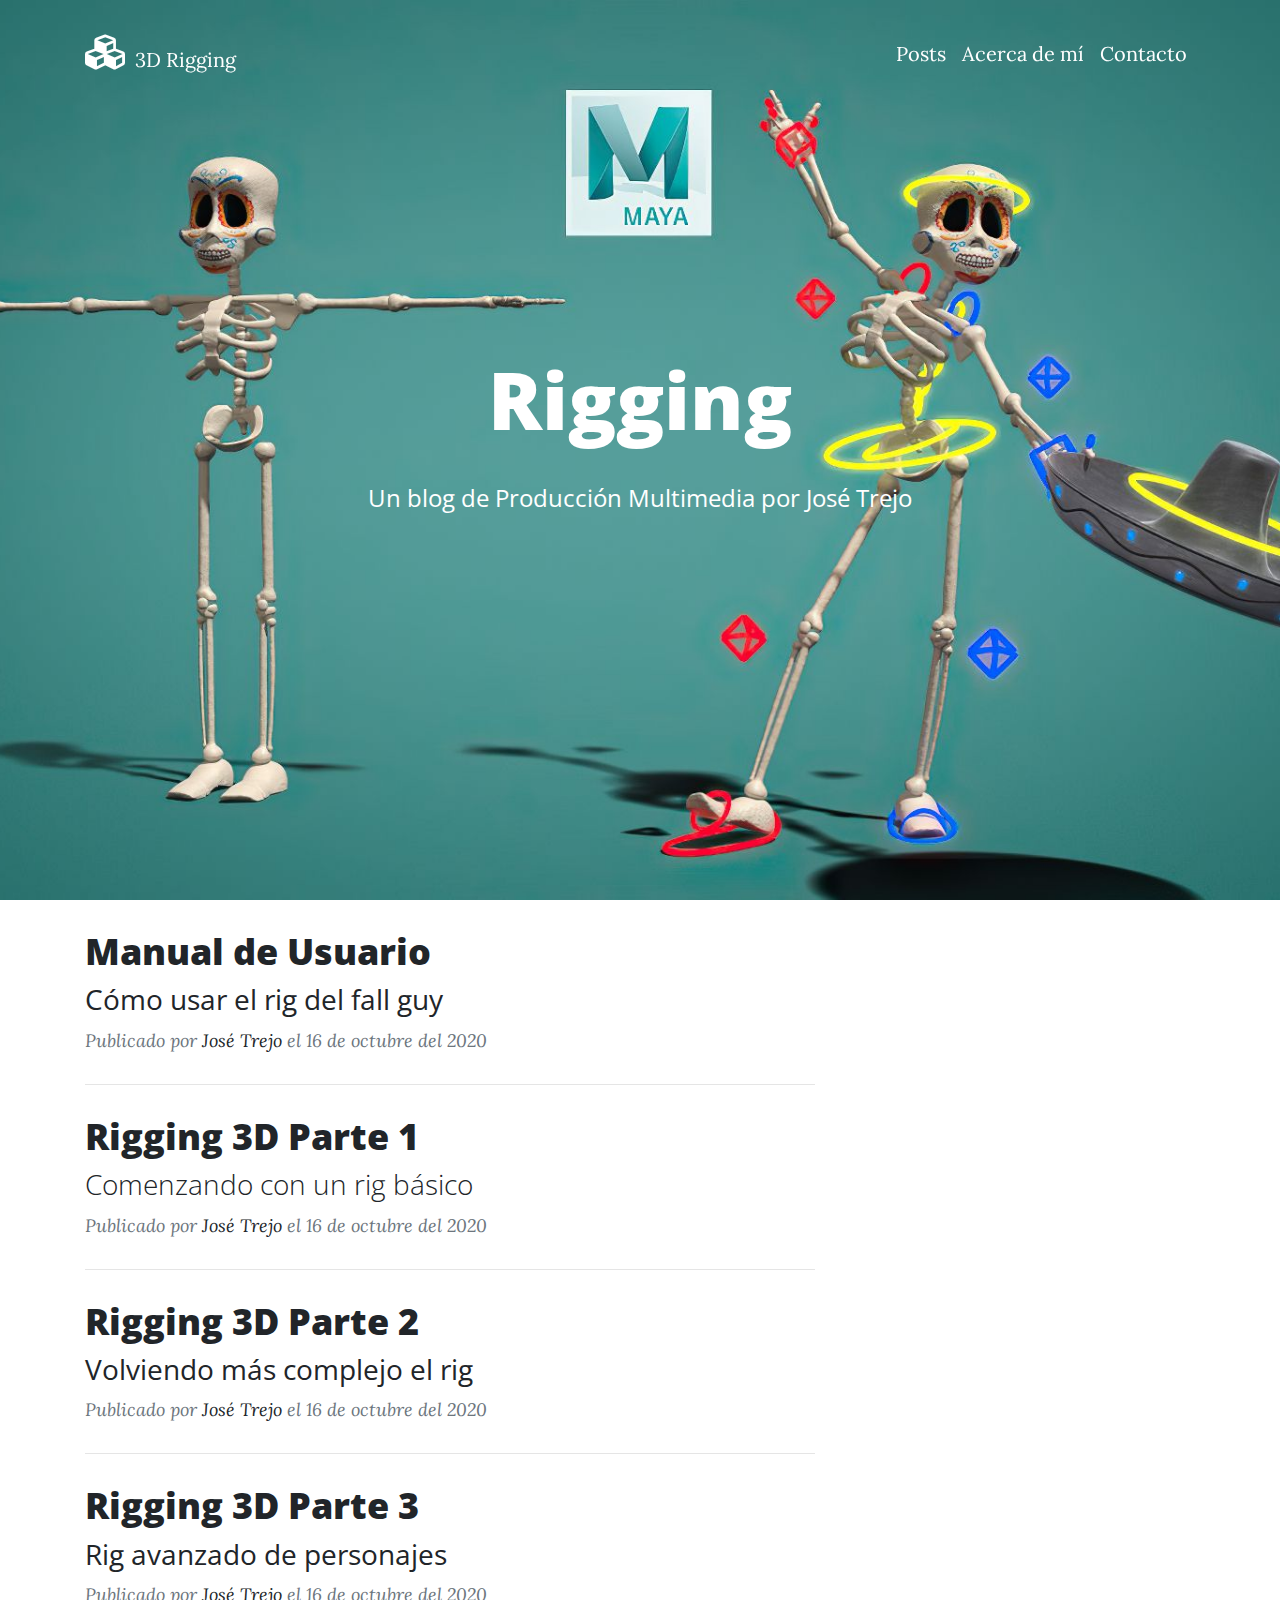
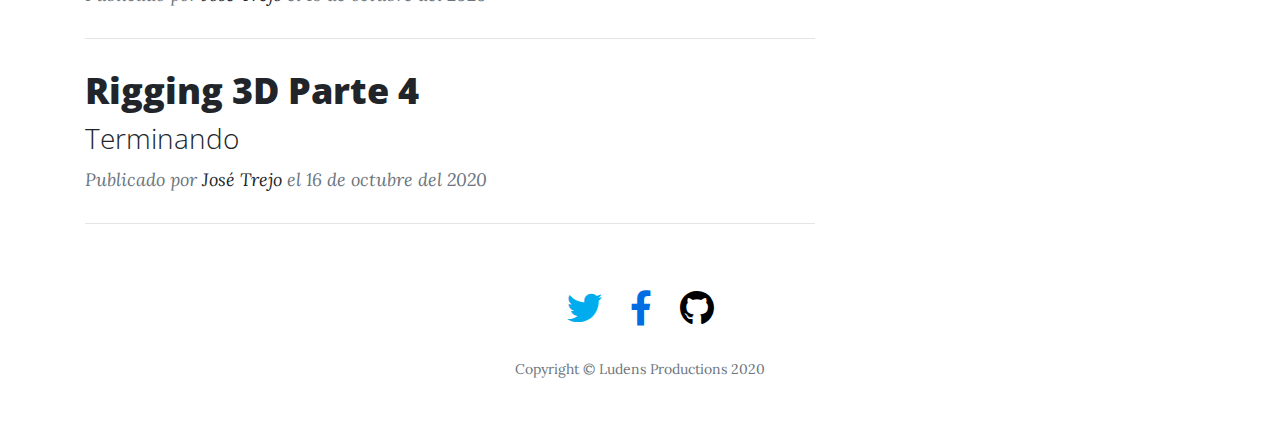
<file: index.html>
<!DOCTYPE html>
<html>

<head>
    <meta charset="utf-8">
    <meta name="viewport" content="width=device-width, initial-scale=1.0, shrink-to-fit=no">
    <title>Home - Brand</title>
    <link rel="stylesheet" href="assets/bootstrap/css/bootstrap.min.css">
    <link rel="stylesheet" href="https://fonts.googleapis.com/css?family=Open+Sans:300italic,400italic,600italic,700italic,800italic,400,300,600,700,800">
    <link rel="stylesheet" href="https://fonts.googleapis.com/css?family=Lora:400,700,400italic,700italic">
    <link rel="stylesheet" href="https://fonts.googleapis.com/css?family=Amita">
    <link rel="stylesheet" href="assets/fonts/fontawesome-all.min.css">
    <link rel="stylesheet" href="assets/css/-Fixed-Navbar-start-with-transparency-background-BS4-.css">
    <link rel="stylesheet" href="assets/css/main.css">
</head>

<body>
    <div>
        <header>
            <nav class="navbar navbar-light navbar-expand-lg fixed-top bg-white transparency border-bottom border-light" id="transmenu">
                <div class="container"><a class="navbar-brand text-primary" href="index.html"><i class="fas fa-cubes fa-2x"></i>&nbsp; 3D Rigging</a><button data-toggle="collapse" class="navbar-toggler collapsed" data-target="#navcol-1"><span></span><span></span><span></span></button>
                    <div
                        class="collapse navbar-collapse" id="navcol-1">
                        <ul class="nav navbar-nav ml-auto">
                            <li class="nav-item"><a class="nav-link active" href="index.html">Posts</a></li>
                            <li class="nav-item"><a class="nav-link" href="about.html">Acerca de mí</a></li>
                            <li class="nav-item"><a class="nav-link" href="contact.html">Contacto</a></li>
                        </ul>
                </div>
    </div>
    </nav>
    </header>
    </div>
    <div class="bg-success d-flex align-items-center" style="height: 100vh;background: url(&quot;assets/img/index/3D%20rigging.jpg&quot;) center / cover no-repeat, #549c98;">
        <div class="text-center w-100 text-white">
            <h1 style="font-size: 80px;">Rigging</h1>
            <h2 class="font-weight-normal" style="font-size: 24px;font-family: 'Open Sans', sans-serif;"><br>Un blog de Producción Multimedia por José Trejo<br><br></h2>
        </div>
    </div>
    <div class="container">
        <div class="row">
            <div class="col-md-10 col-lg-8">
                <div class="post-preview">
                    <a href="manual.html">
                        <h2 class="post-title"><strong>Manual de Usuario</strong><br></h2>
                        <h3 class="post-subtitle"><strong>Cómo usar el rig del fall guy</strong><br></h3>
                    </a>
                    <p class="post-meta"><em>Publicado por&nbsp;</em><a href="https://www.github.com/joseatrejos"><em>José Trejo</em></a><em>&nbsp;el 16 de octubre&nbsp;del&nbsp;2020</em><br></p>
                </div>
                <hr>
                <div class="post-preview">
                    <a href="post1.html">
                        <h2 class="post-title"><strong>Rigging 3D Parte 1</strong><br></h2>
                        <h3 class="post-subtitle">Comenzando con un rig básico</h3>
                    </a>
                    <p class="post-meta"><em>Publicado por&nbsp;</em><a href="https://www.github.com/joseatrejos"><em>José Trejo</em></a><em>&nbsp;el 16 de octubre&nbsp;del&nbsp;2020</em><br></p>
                </div>
                <hr>
                <div class="post-preview">
                    <a href="post2.html">
                        <h2 class="post-title"><strong>Rigging 3D Parte 2</strong><br></h2>
                        <h3 class="post-subtitle"><strong>Volviendo más complejo el rig&nbsp;</strong><br></h3>
                    </a>
                    <p class="post-meta"><em>Publicado por&nbsp;</em><a href="https://www.github.com/joseatrejos"><em>José Trejo</em></a><em>&nbsp;el 16 de octubre&nbsp;del&nbsp;2020</em><br></p>
                </div>
                <hr>
                <div class="post-preview">
                    <a href="post3.html">
                        <h2 class="post-title"><strong>Rigging 3D Parte 3</strong><br></h2>
                        <h3 class="post-subtitle"><strong>Rig avanzado de personajes</strong><br></h3>
                    </a>
                    <p class="post-meta"><em>Publicado por&nbsp;</em><a href="https://www.github.com/joseatrejos"><em>José Trejo</em></a><em>&nbsp;el 16 de octubre&nbsp;del&nbsp;2020</em><br></p>
                </div>
                <hr>
                <div class="post-preview">
                    <a href="post4.html">
                        <h2 class="post-title"><strong>Rigging 3D Parte 4</strong><br></h2>
                        <h3 class="post-subtitle">Terminando</h3>
                    </a>
                    <p class="post-meta"><em>Publicado por&nbsp;</em><a href="https://www.github.com/joseatrejos"><em>José Trejo</em></a><em>&nbsp;el 16 de octubre&nbsp;del&nbsp;2020</em><br></p>
                </div>
                <hr>
            </div>
        </div>
    </div>
    <footer>
        <div class="container">
            <div class="row">
                <div class="col-md-10 col-lg-8 mx-auto">
                    <ul class="list-inline text-center">
                        <li class="list-inline-item"><a class="twittericon" href="https://www.twitter.com/joseatrejos" target="_blank" style="margin-right: 15px;"><i class="fab fa-twitter" style="font-size: 35px;"></i></a></li>
                        <li class="list-inline-item"><a class="facebookicon" href="https://www.facebook.com/joseatrejos" target="_blank" style="margin-right: 15px;"><i class="fab fa-facebook-f" style="font-size: 35px;"></i></a></li>
                        <li class="list-inline-item"><a class="githubicon" href="https://www.github.com/joseatrejos" target="_blank"><i class="fab fa-github" style="font-size: 35px;"></i></a></li>
                    </ul>
                    <p class="text-muted copyright">Copyright&nbsp;©&nbsp;Ludens Productions 2020</p>
                </div>
            </div>
        </div>
    </footer>
    <script src="assets/js/jquery.min.js"></script>
    <script src="assets/bootstrap/js/bootstrap.min.js"></script>
    <script src="assets/js/-Fixed-Navbar-start-with-transparency-background-BS4-.js"></script>
    <script src="assets/js/clean-blog.js"></script>
</body>

</html>
</file>
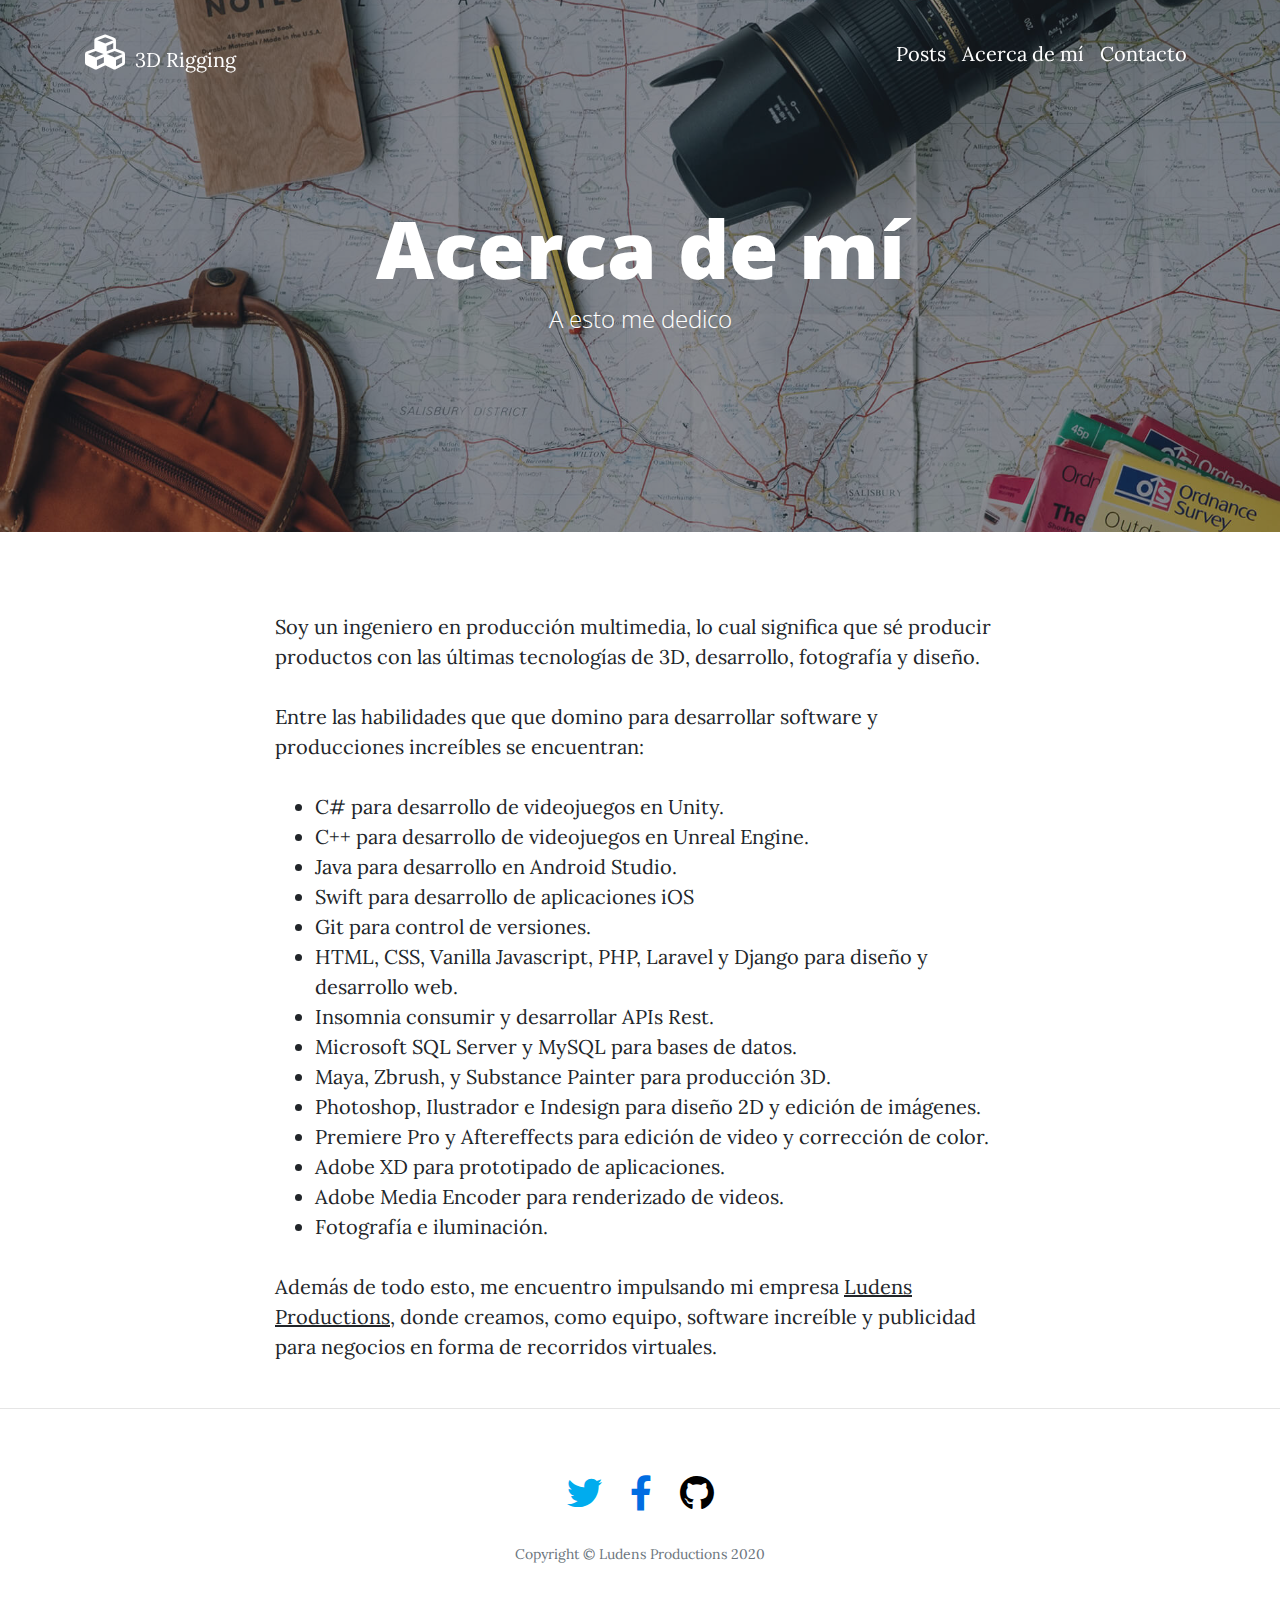
<file: about.html>
<!DOCTYPE html>
<html>

<head>
    <meta charset="utf-8">
    <meta name="viewport" content="width=device-width, initial-scale=1.0, shrink-to-fit=no">
    <title>About us - Brand</title>
    <link rel="stylesheet" href="assets/bootstrap/css/bootstrap.min.css">
    <link rel="stylesheet" href="https://fonts.googleapis.com/css?family=Open+Sans:300italic,400italic,600italic,700italic,800italic,400,300,600,700,800">
    <link rel="stylesheet" href="https://fonts.googleapis.com/css?family=Lora:400,700,400italic,700italic">
    <link rel="stylesheet" href="https://fonts.googleapis.com/css?family=Amita">
    <link rel="stylesheet" href="assets/fonts/fontawesome-all.min.css">
    <link rel="stylesheet" href="assets/css/-Fixed-Navbar-start-with-transparency-background-BS4-.css">
    <link rel="stylesheet" href="assets/css/main.css">
</head>

<body>
    <div>
        <header>
            <nav class="navbar navbar-light navbar-expand-lg fixed-top bg-white transparency border-bottom border-light" id="transmenu">
                <div class="container"><a class="navbar-brand text-primary" href="index.html"><i class="fas fa-cubes fa-2x"></i>&nbsp; 3D Rigging</a><button data-toggle="collapse" class="navbar-toggler collapsed" data-target="#navcol-1"><span></span><span></span><span></span></button>
                    <div
                        class="collapse navbar-collapse" id="navcol-1">
                        <ul class="nav navbar-nav ml-auto">
                            <li class="nav-item"><a class="nav-link" href="index.html">Posts</a></li>
                            <li class="nav-item"><a class="nav-link active" href="about.html">Acerca de mí</a></li>
                            <li class="nav-item"><a class="nav-link" href="contact.html">Contacto</a></li>
                        </ul>
                </div>
    </div>
    </nav>
    </header>
    </div>
    <header class="masthead" style="background-image:url('assets/img/about-bg.jpg');">
        <div class="overlay"></div>
        <div class="container">
            <div class="row">
                <div class="col-md-10 col-lg-8 mx-auto">
                    <div class="site-heading">
                        <h1>Acerca de mí</h1><span class="subheading">A esto me dedico</span></div>
                </div>
            </div>
        </div>
    </header>
    <div class="container">
        <div class="row">
            <div class="col-md-10 col-lg-8 mx-auto">
                <p>Soy un ingeniero en producción multimedia, lo cual significa que sé producir productos con las últimas tecnologías de 3D, desarrollo, fotografía y diseño.</p>
                <p>Entre las habilidades que que domino para desarrollar software y producciones increíbles se encuentran:</p>
                <ul>
                    <li>C# para desarrollo de videojuegos en Unity.<br></li>
                    <li>C++&nbsp;para desarrollo de videojuegos en Unreal Engine.<br></li>
                    <li>Java para desarrollo en Android Studio.<br></li>
                    <li>Swift para desarrollo de aplicaciones iOS<br></li>
                    <li>Git para control de versiones.<br></li>
                    <li>HTML, CSS, Vanilla Javascript, PHP, Laravel y Django para diseño y desarrollo web.<br></li>
                    <li>Insomnia consumir y desarrollar APIs Rest.<br></li>
                    <li>Microsoft SQL Server y MySQL para bases de datos.<br></li>
                    <li>Maya, Zbrush, y Substance Painter para producción 3D.<br></li>
                    <li>Photoshop, Ilustrador e Indesign para diseño 2D y edición de imágenes.<br></li>
                    <li>Premiere Pro y Aftereffects para edición de video y corrección de color.<br></li>
                    <li>Adobe XD para prototipado de aplicaciones.<br></li>
                    <li>Adobe Media Encoder para renderizado de videos.<br></li>
                    <li>Fotografía e iluminación.</li>
                </ul>
                <p>Además de todo esto, me encuentro impulsando mi empresa&nbsp;<a href="https://www.ludensproductions.com" target="_blank">Ludens Productions</a>, donde creamos, como equipo, software increíble y publicidad para negocios en forma de recorridos
                    virtuales.</p>
            </div>
        </div>
    </div>
    <hr>
    <footer>
        <div class="container">
            <div class="row">
                <div class="col-md-10 col-lg-8 mx-auto">
                    <ul class="list-inline text-center">
                        <li class="list-inline-item"><a class="twittericon" href="https://www.twitter.com/joseatrejos" target="_blank" style="margin-right: 15px;"><i class="fab fa-twitter" style="font-size: 35px;"></i></a></li>
                        <li class="list-inline-item"><a class="facebookicon" href="https://www.facebook.com/joseatrejos" target="_blank" style="margin-right: 15px;"><i class="fab fa-facebook-f" style="font-size: 35px;"></i></a></li>
                        <li class="list-inline-item"><a class="githubicon" href="https://www.github.com/joseatrejos" target="_blank"><i class="fab fa-github" style="font-size: 35px;"></i></a></li>
                    </ul>
                    <p class="text-muted copyright">Copyright&nbsp;©&nbsp;Ludens Productions 2020</p>
                </div>
            </div>
        </div>
    </footer>
    <script src="assets/js/jquery.min.js"></script>
    <script src="assets/bootstrap/js/bootstrap.min.js"></script>
    <script src="assets/js/-Fixed-Navbar-start-with-transparency-background-BS4-.js"></script>
    <script src="assets/js/clean-blog.js"></script>
</body>

</html>
</file>
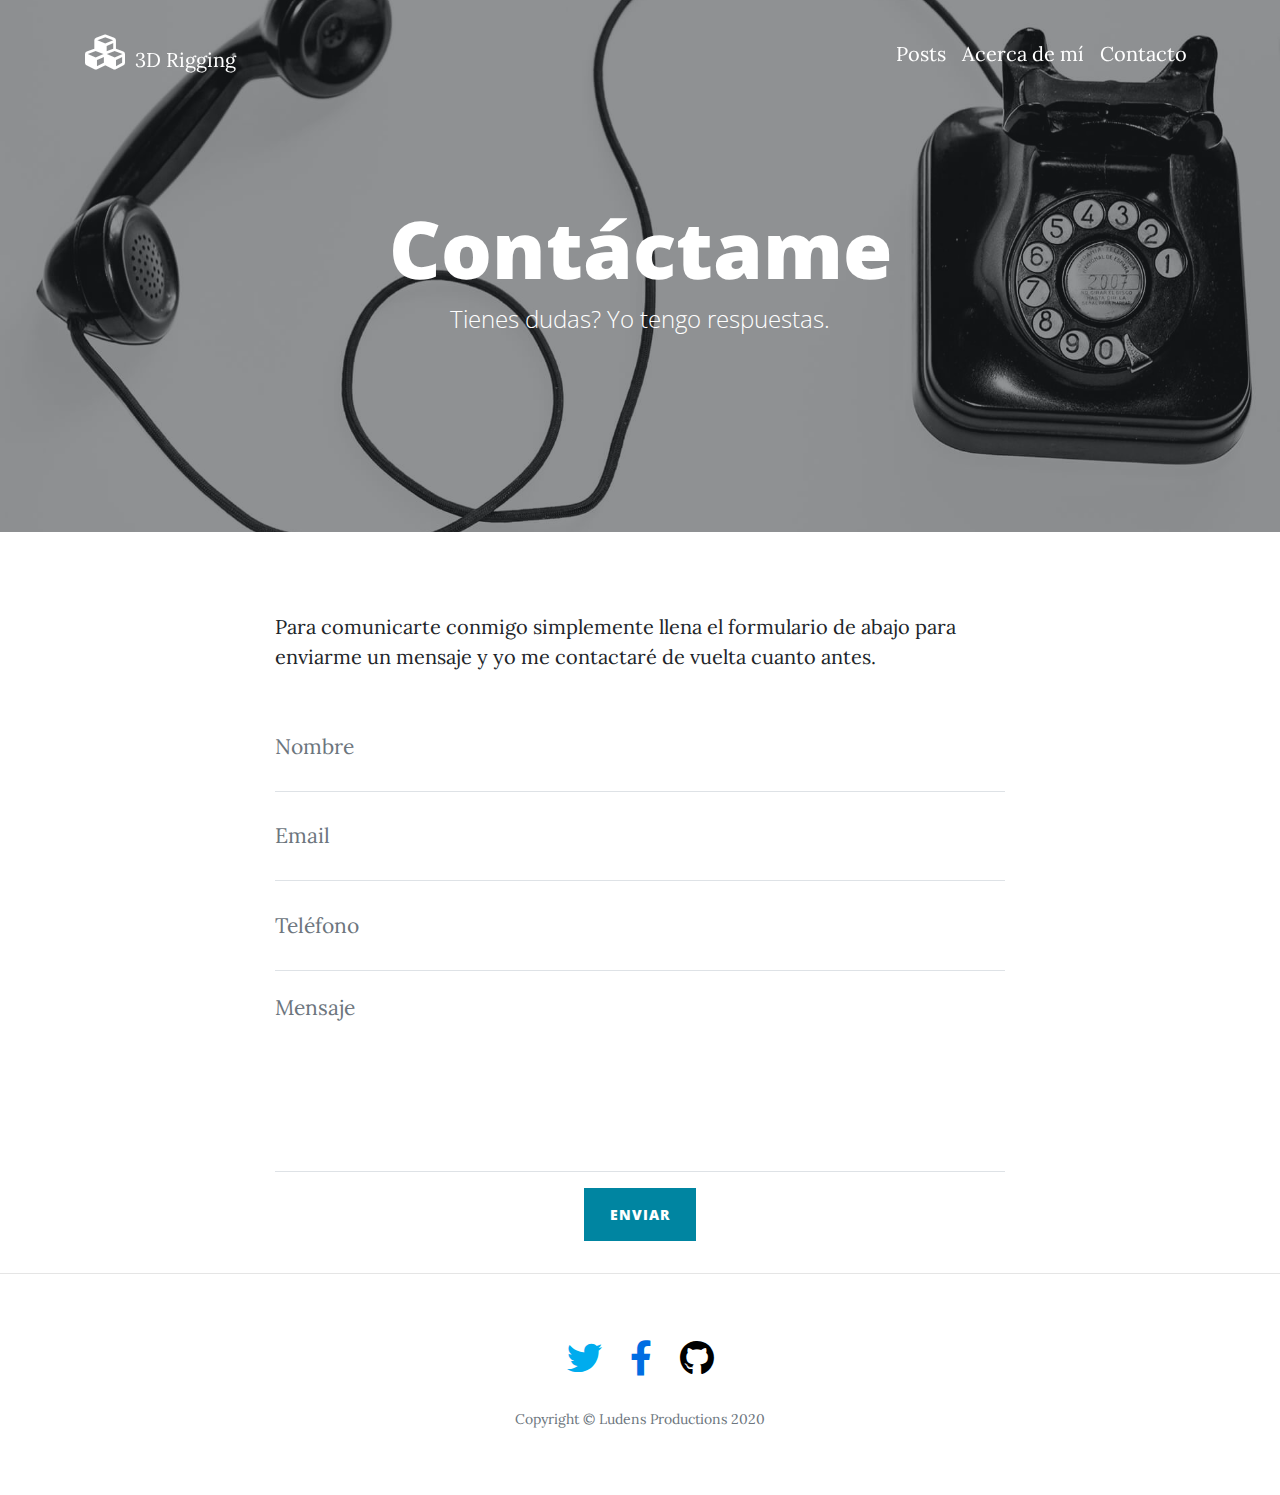
<file: contact.html>
<!DOCTYPE html>
<html>

<head>
    <meta charset="utf-8">
    <meta name="viewport" content="width=device-width, initial-scale=1.0, shrink-to-fit=no">
    <title>Contact us - Brand</title>
    <link rel="stylesheet" href="assets/bootstrap/css/bootstrap.min.css">
    <link rel="stylesheet" href="https://fonts.googleapis.com/css?family=Open+Sans:300italic,400italic,600italic,700italic,800italic,400,300,600,700,800">
    <link rel="stylesheet" href="https://fonts.googleapis.com/css?family=Lora:400,700,400italic,700italic">
    <link rel="stylesheet" href="https://fonts.googleapis.com/css?family=Amita">
    <link rel="stylesheet" href="assets/fonts/fontawesome-all.min.css">
    <link rel="stylesheet" href="assets/css/-Fixed-Navbar-start-with-transparency-background-BS4-.css">
    <link rel="stylesheet" href="assets/css/main.css">
</head>

<body>
    <div>
        <header>
            <nav class="navbar navbar-light navbar-expand-lg fixed-top bg-white transparency border-bottom border-light" id="transmenu">
                <div class="container"><a class="navbar-brand text-primary" href="index.html"><i class="fas fa-cubes fa-2x"></i>&nbsp; 3D Rigging</a><button data-toggle="collapse" class="navbar-toggler collapsed" data-target="#navcol-1"><span></span><span></span><span></span></button>
                    <div
                        class="collapse navbar-collapse" id="navcol-1">
                        <ul class="nav navbar-nav ml-auto">
                            <li class="nav-item"><a class="nav-link" href="index.html">Posts</a></li>
                            <li class="nav-item"><a class="nav-link" href="about.html">Acerca de mí</a></li>
                            <li class="nav-item"><a class="nav-link active" href="contact.html">Contacto</a></li>
                        </ul>
                </div>
    </div>
    </nav>
    </header>
    </div>
    <header class="masthead" style="background-image:url('assets/img/contact-bg.jpg');">
        <div class="overlay"></div>
        <div class="container">
            <div class="row">
                <div class="col-md-10 col-lg-8 mx-auto">
                    <div class="site-heading">
                        <h1>Contáctame</h1><span class="subheading">Tienes dudas? Yo tengo respuestas.</span></div>
                </div>
            </div>
        </div>
    </header>
    <div class="container">
        <div class="row">
            <div class="col-md-10 col-lg-8 mx-auto">
                <p>Para comunicarte conmigo simplemente llena el formulario de abajo para enviarme un mensaje y yo me contactaré de vuelta cuanto antes.</p>
                <form id="contactForm" name="sentMessage" novalidate="novalidate">
                    <div class="control-group">
                        <div class="form-group floating-label-form-group controls"><label>Name</label><input class="form-control" type="text" id="name" required="" placeholder="Nombre"><small class="form-text text-danger help-block"></small></div>
                    </div>
                    <div class="control-group">
                        <div class="form-group floating-label-form-group controls"><label>Email Address</label><input class="form-control" type="email" id="email" required="" placeholder="Email"><small class="form-text text-danger help-block"></small></div>
                    </div>
                    <div class="control-group">
                        <div class="form-group floating-label-form-group controls"><label>Phone Number</label><input class="form-control" type="tel" id="phone" required="" placeholder="Teléfono"><small class="form-text text-danger help-block"></small></div>
                    </div>
                    <div class="control-group">
                        <div class="form-group floating-label-form-group controls mb-3"><label>Message</label><textarea class="form-control" id="message" data-validation-required-message="Please enter a message." required="" placeholder="Mensaje" rows="5"></textarea><small class="form-text text-danger help-block"></small></div>
                    </div>
                    <div id="success"></div>
                    <div class="form-group text-center"><button class="btn btn-primary" id="sendMessageButton" type="submit">Enviar</button></div>
                </form>
            </div>
        </div>
    </div>
    <hr>
    <footer>
        <div class="container">
            <div class="row">
                <div class="col-md-10 col-lg-8 mx-auto">
                    <ul class="list-inline text-center">
                        <li class="list-inline-item"><a class="twittericon" href="https://www.twitter.com/joseatrejos" target="_blank" style="margin-right: 15px;"><i class="fab fa-twitter" style="font-size: 35px;"></i></a></li>
                        <li class="list-inline-item"><a class="facebookicon" href="https://www.facebook.com/joseatrejos" target="_blank" style="margin-right: 15px;"><i class="fab fa-facebook-f" style="font-size: 35px;"></i></a></li>
                        <li class="list-inline-item"><a class="githubicon" href="https://www.github.com/joseatrejos" target="_blank"><i class="fab fa-github" style="font-size: 35px;"></i></a></li>
                    </ul>
                    <p class="text-muted copyright">Copyright&nbsp;©&nbsp;Ludens Productions 2020</p>
                </div>
            </div>
        </div>
    </footer>
    <script src="assets/js/jquery.min.js"></script>
    <script src="assets/bootstrap/js/bootstrap.min.js"></script>
    <script src="assets/js/-Fixed-Navbar-start-with-transparency-background-BS4-.js"></script>
    <script src="assets/js/clean-blog.js"></script>
</body>

</html>
</file>
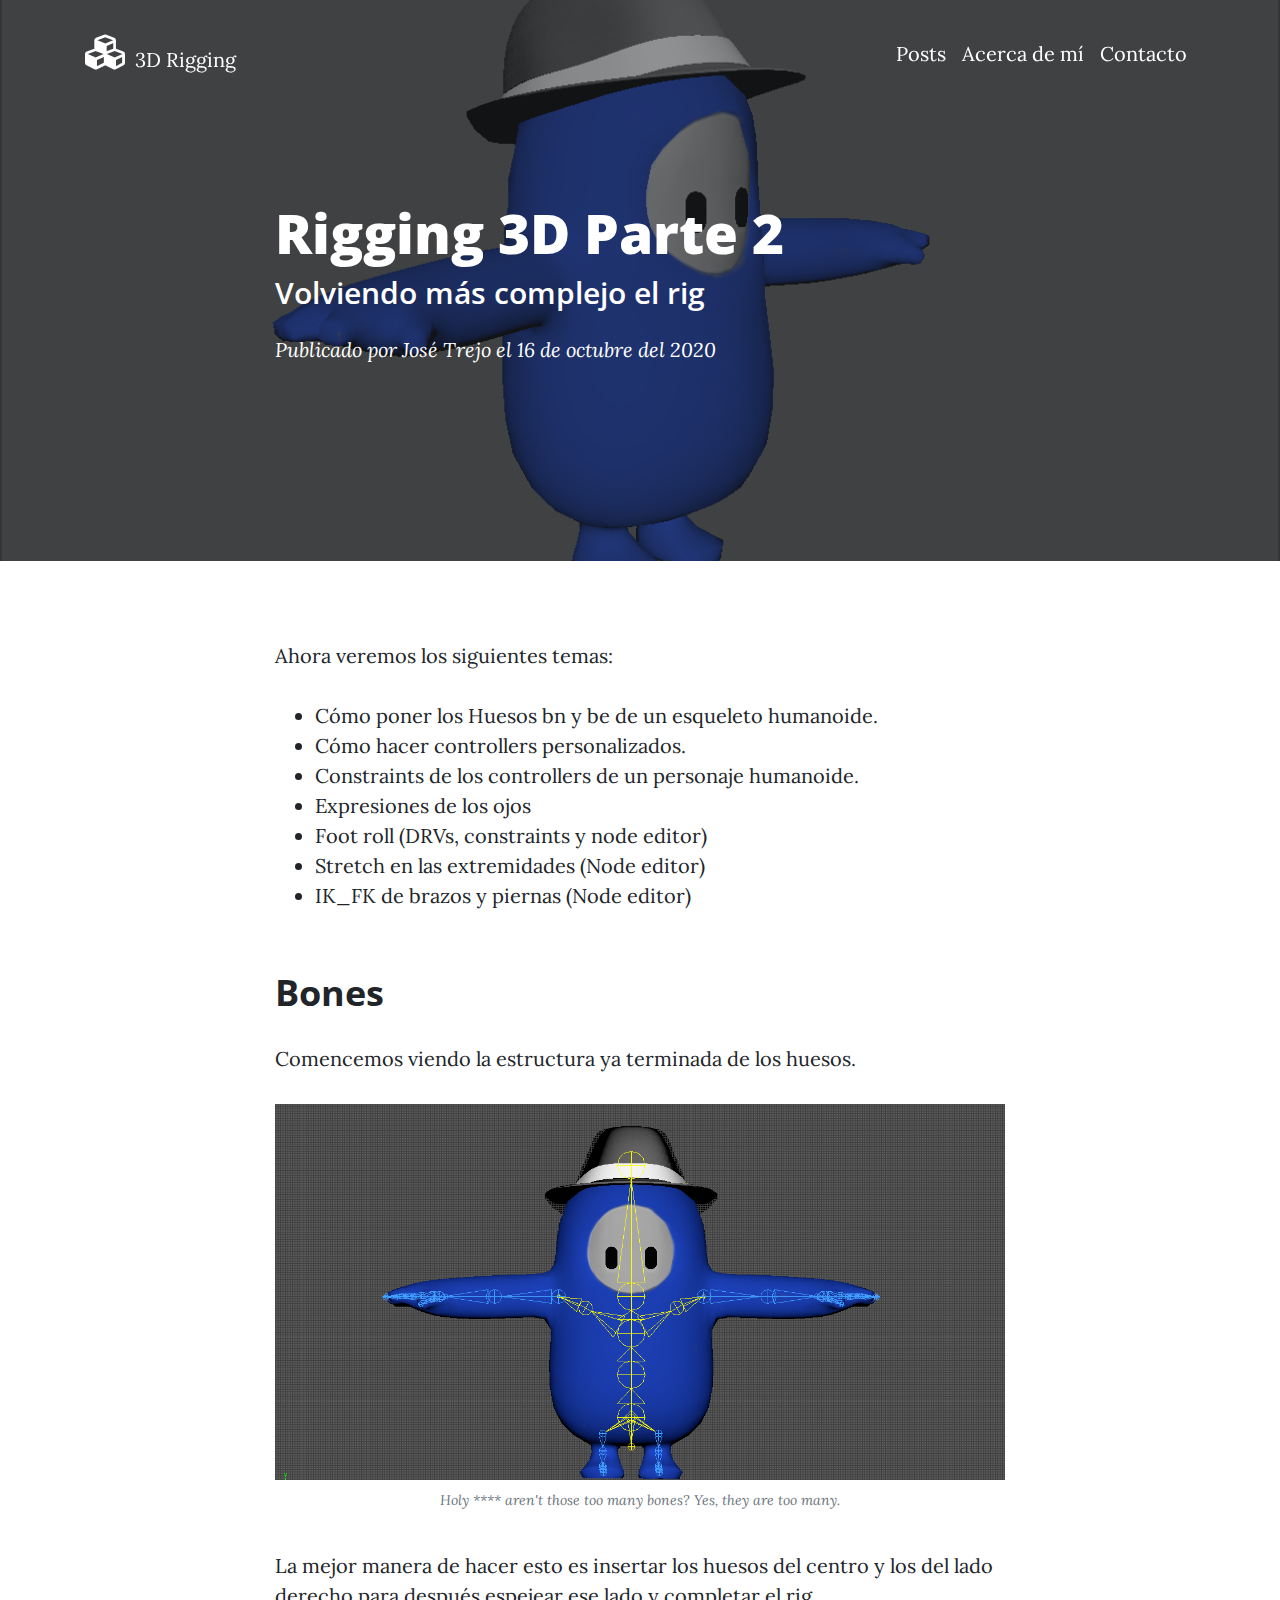
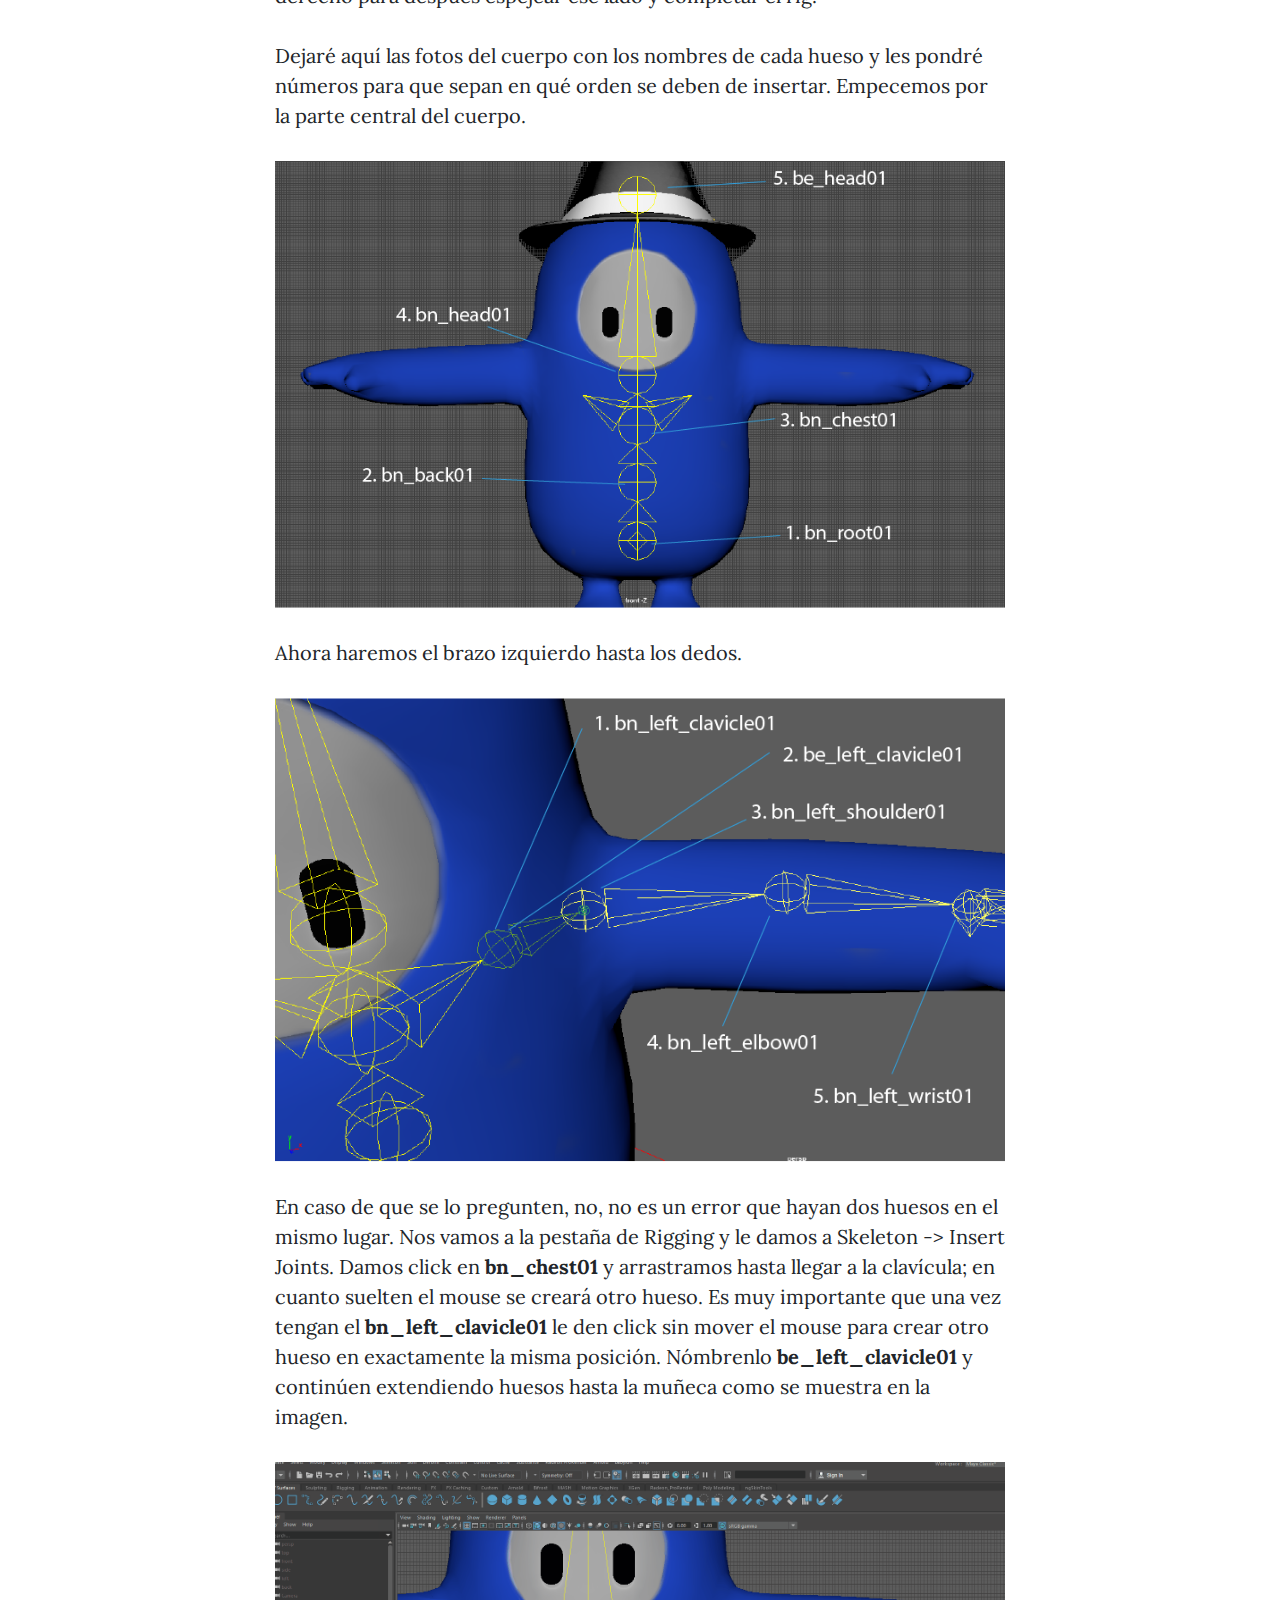
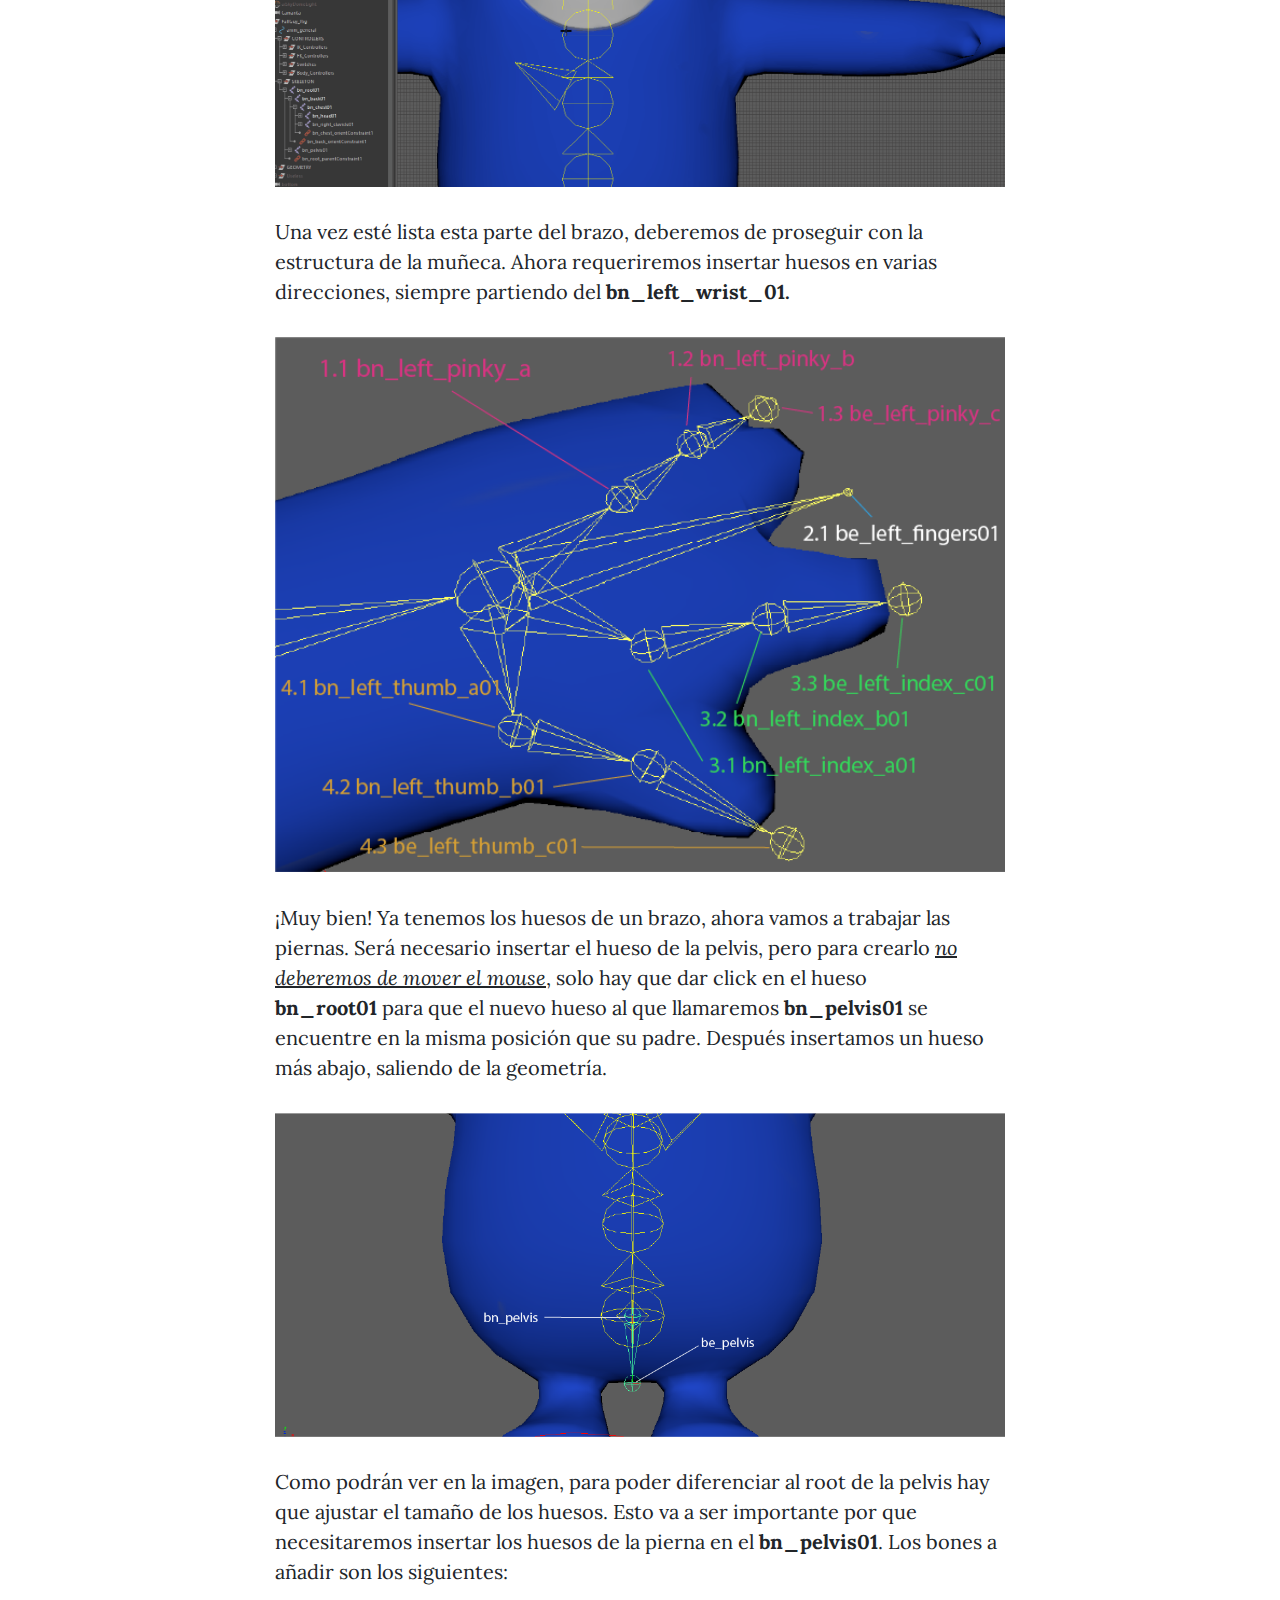
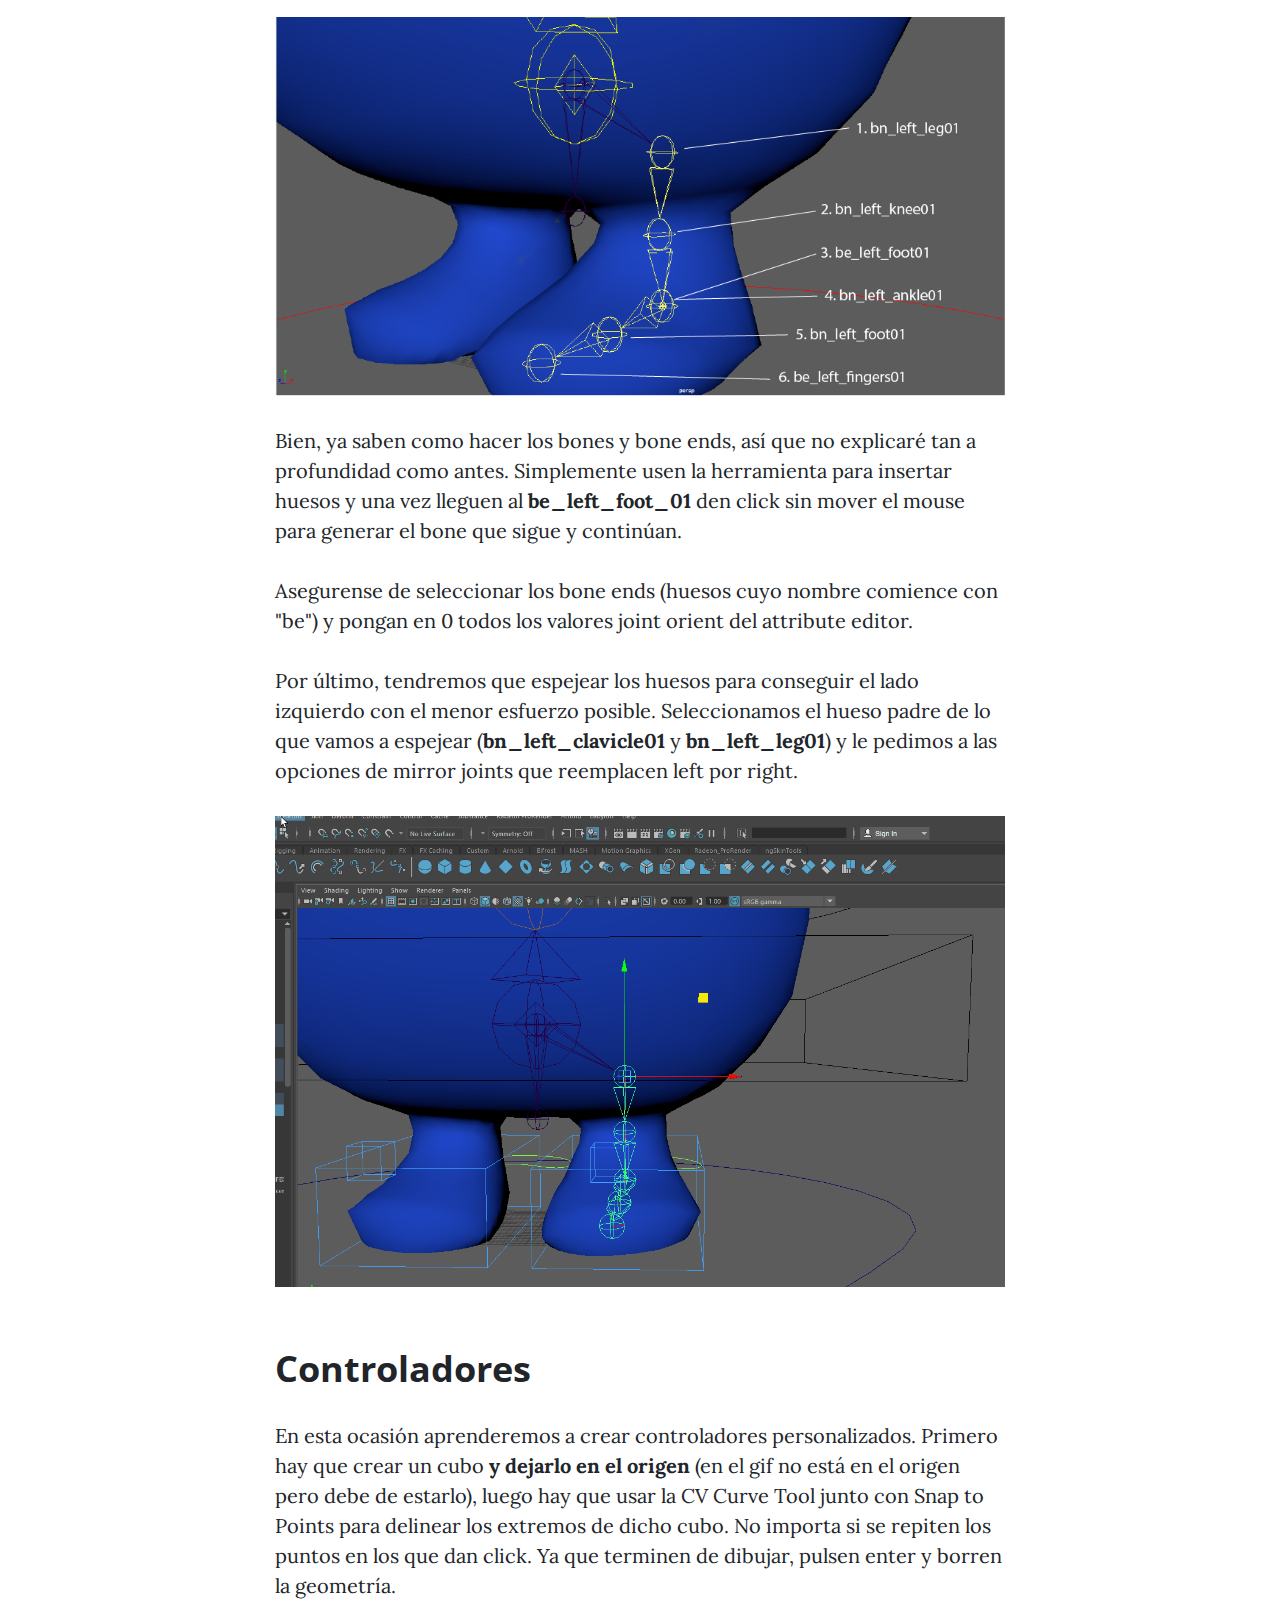
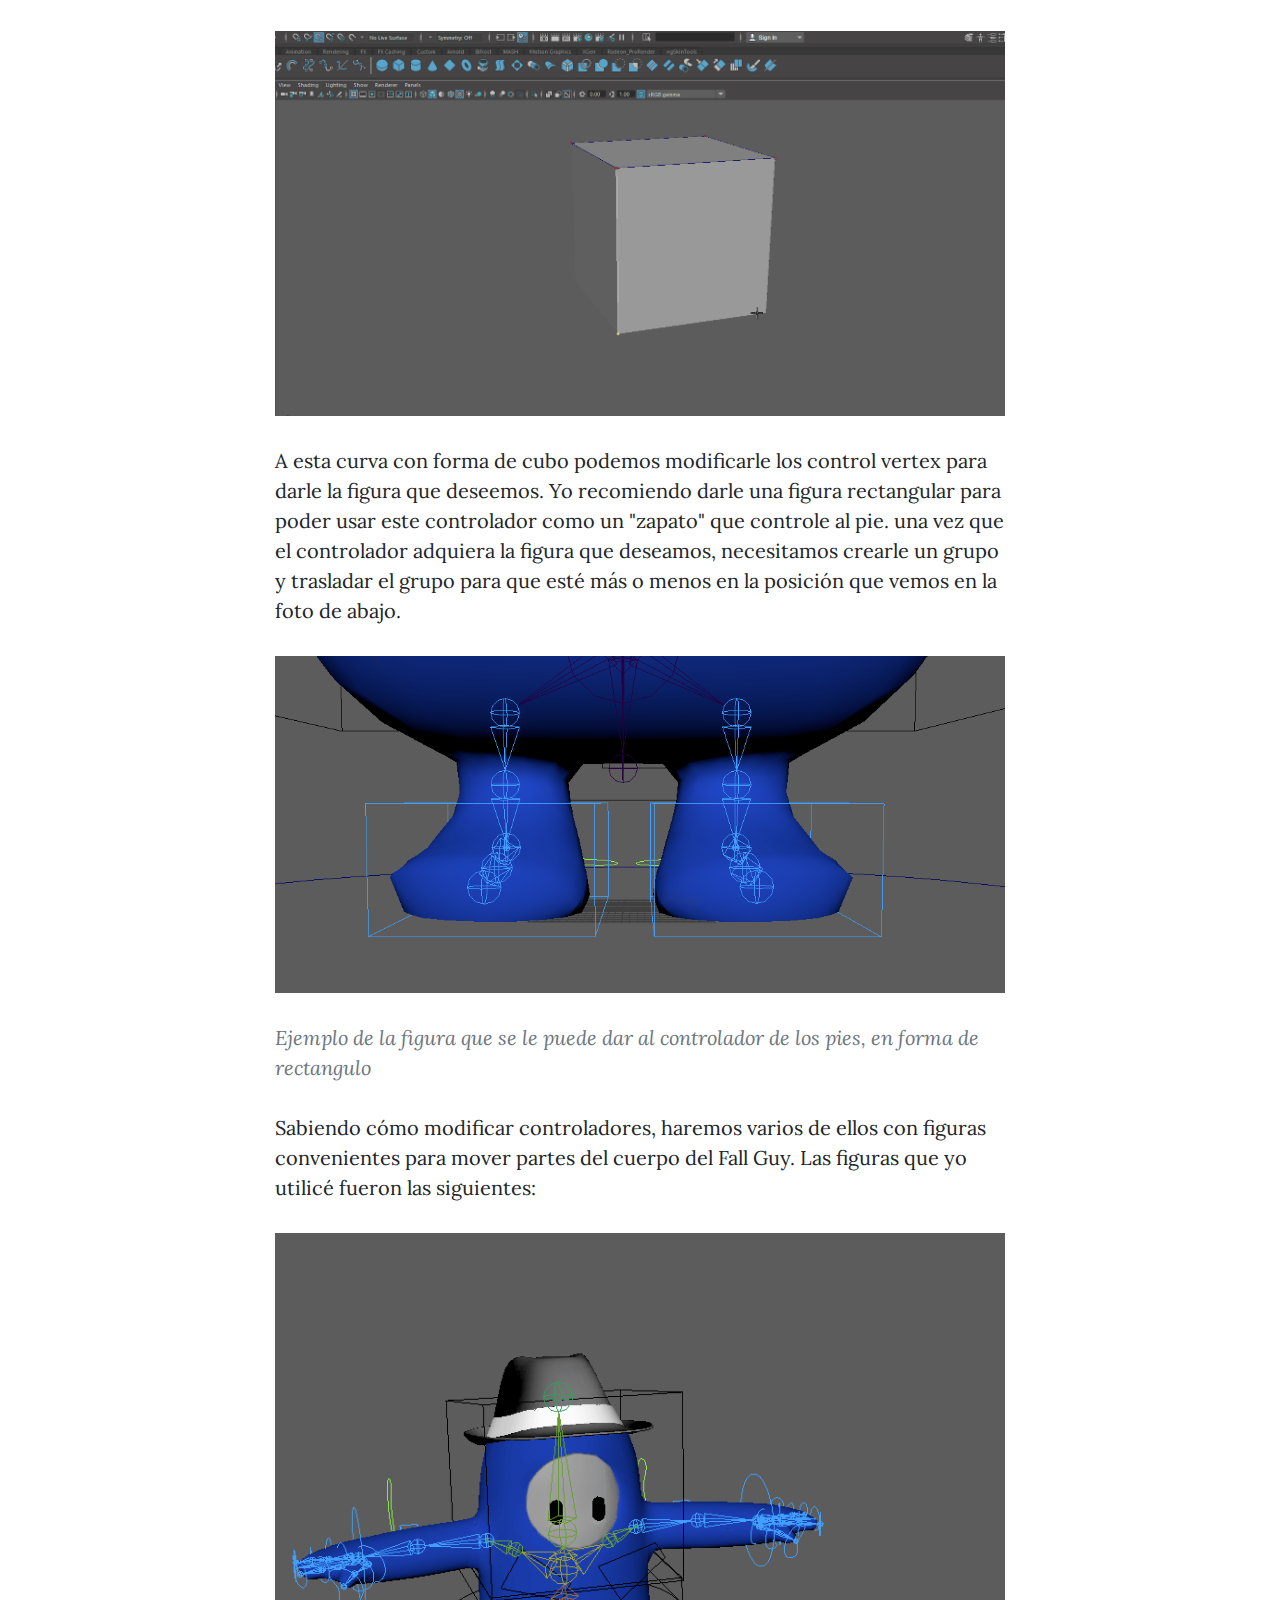
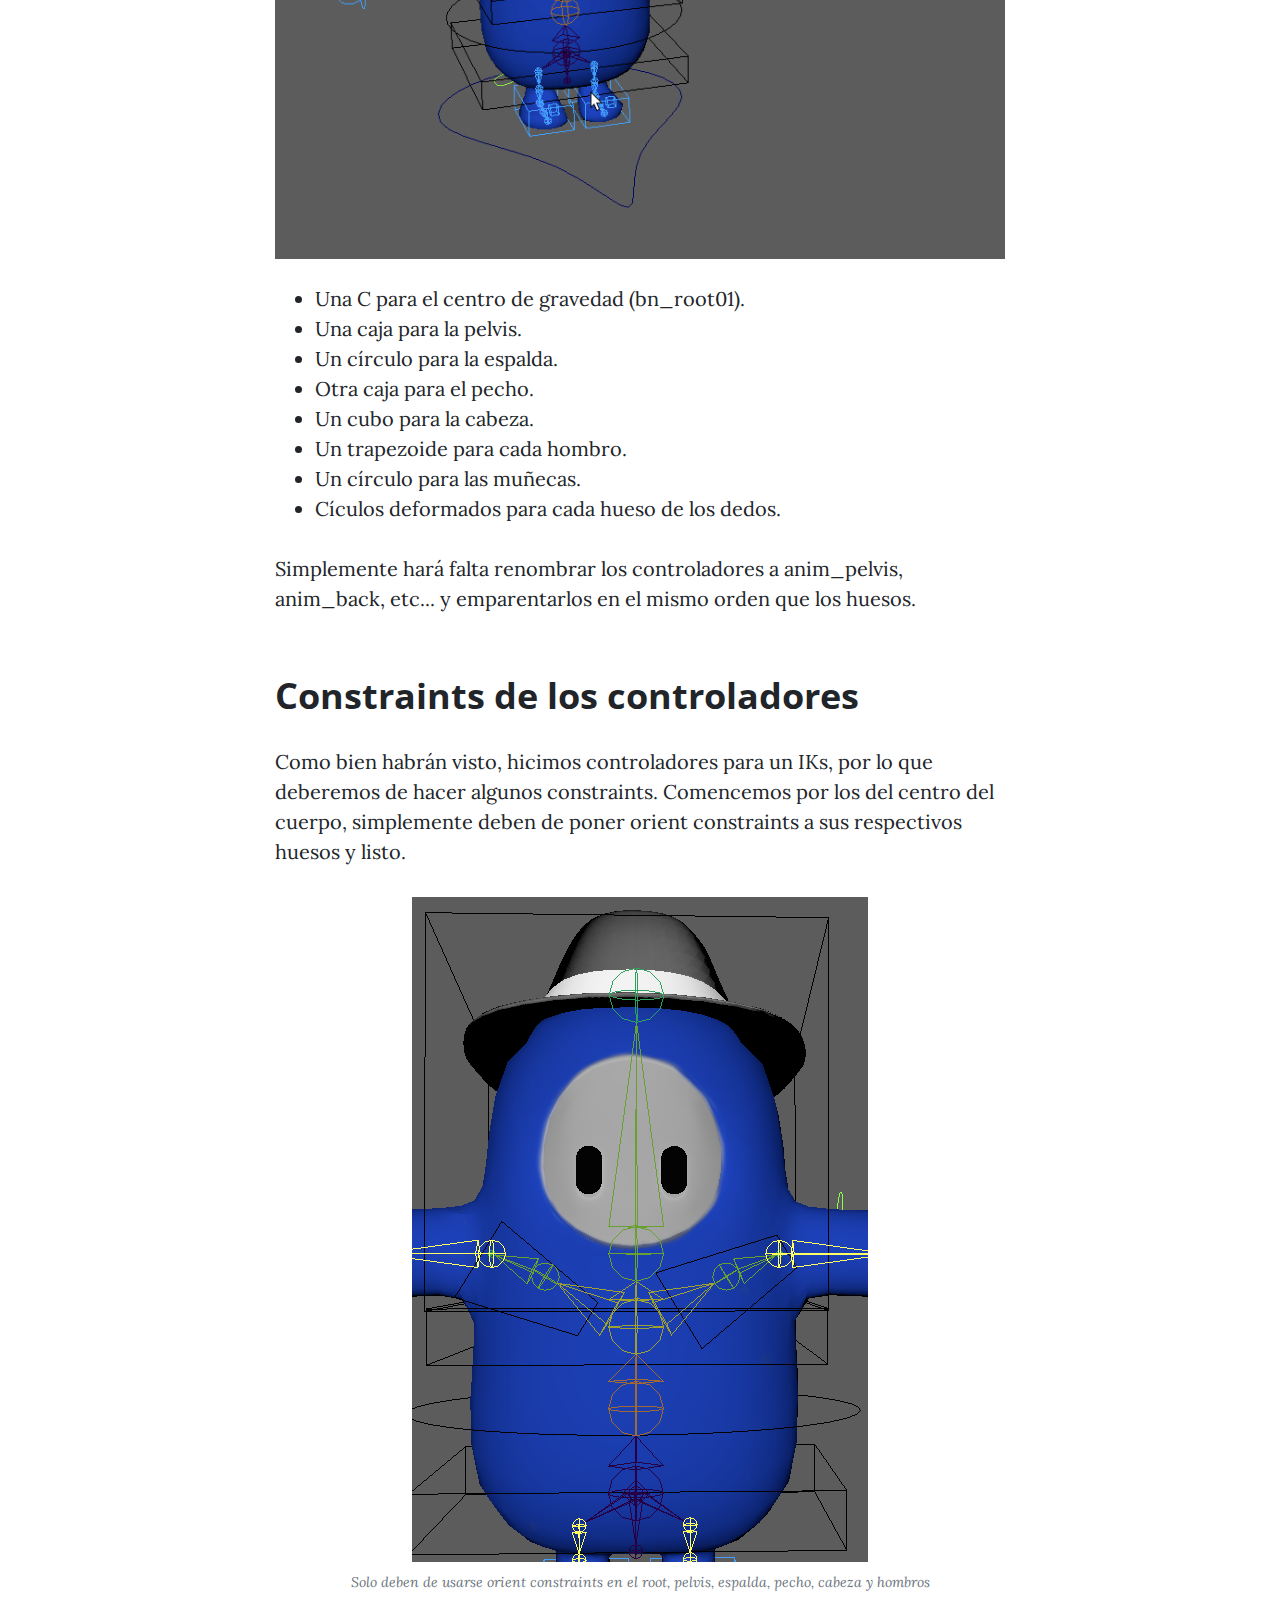
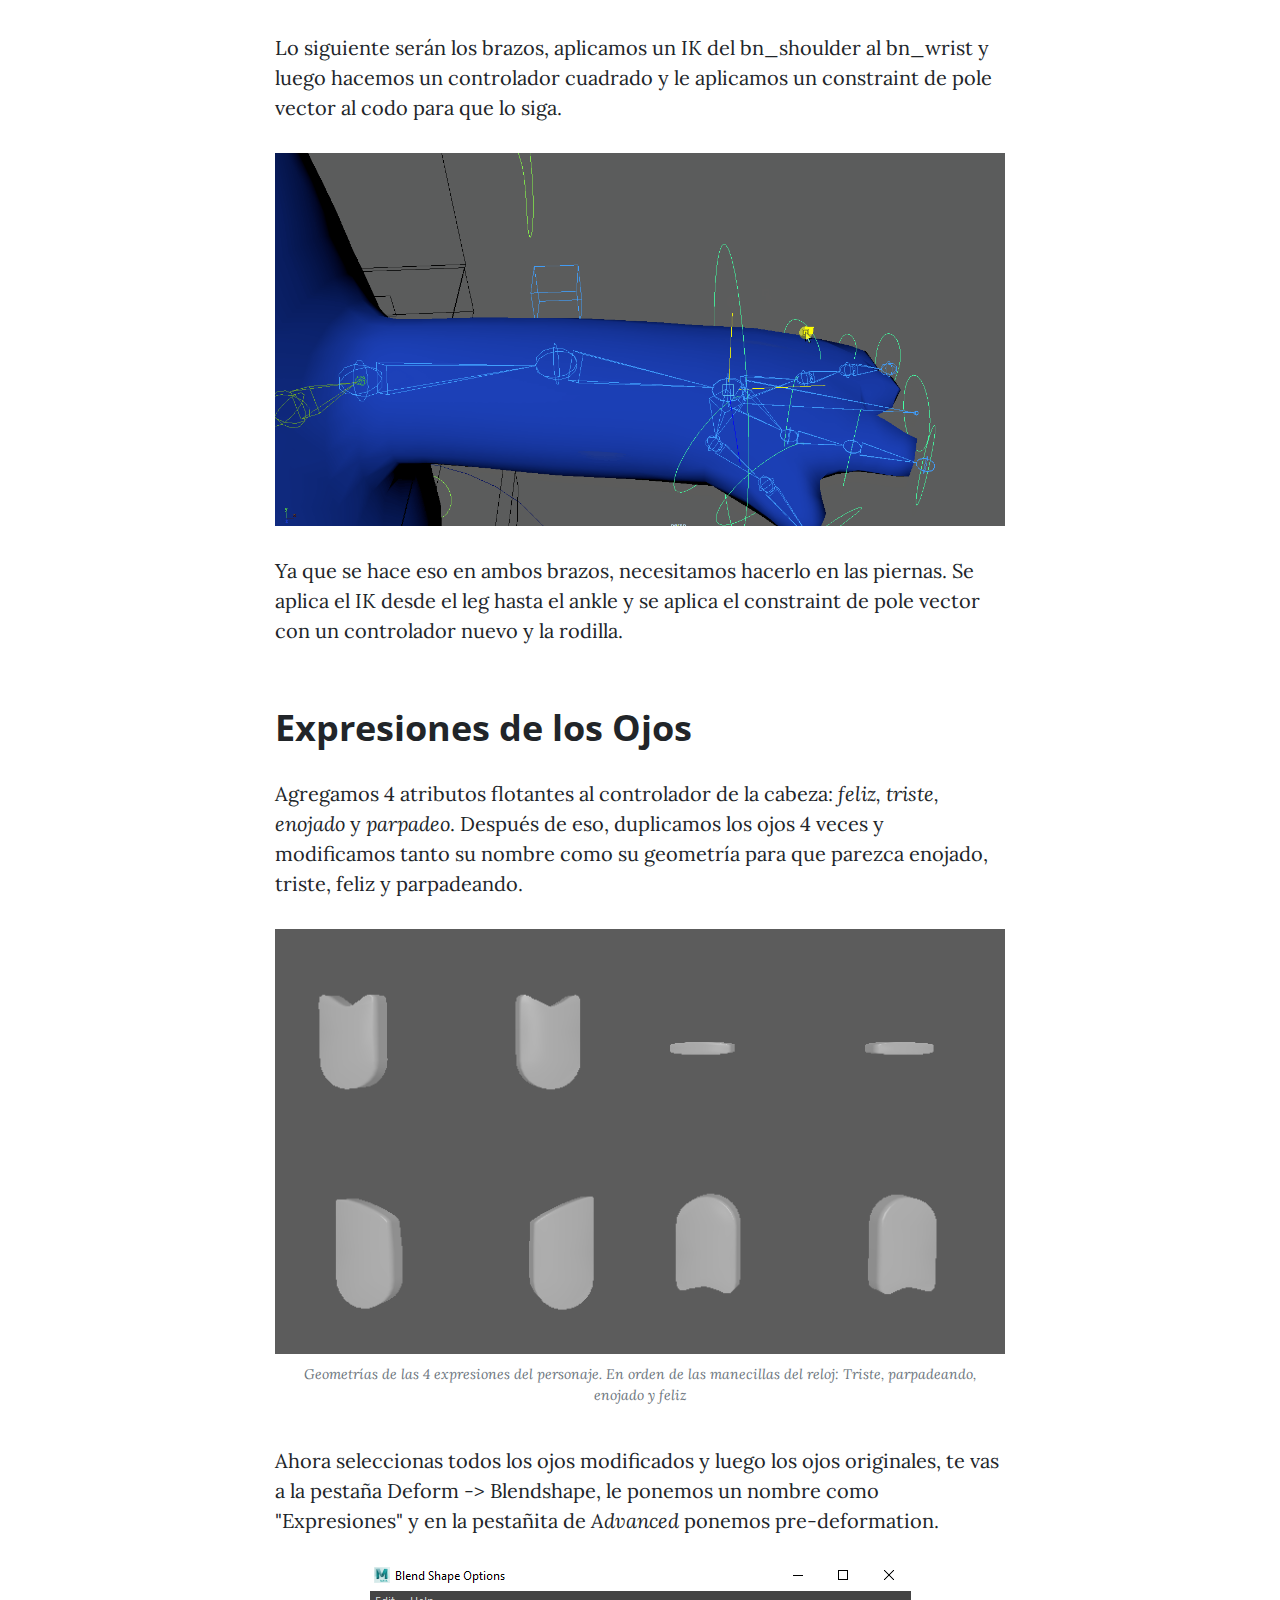
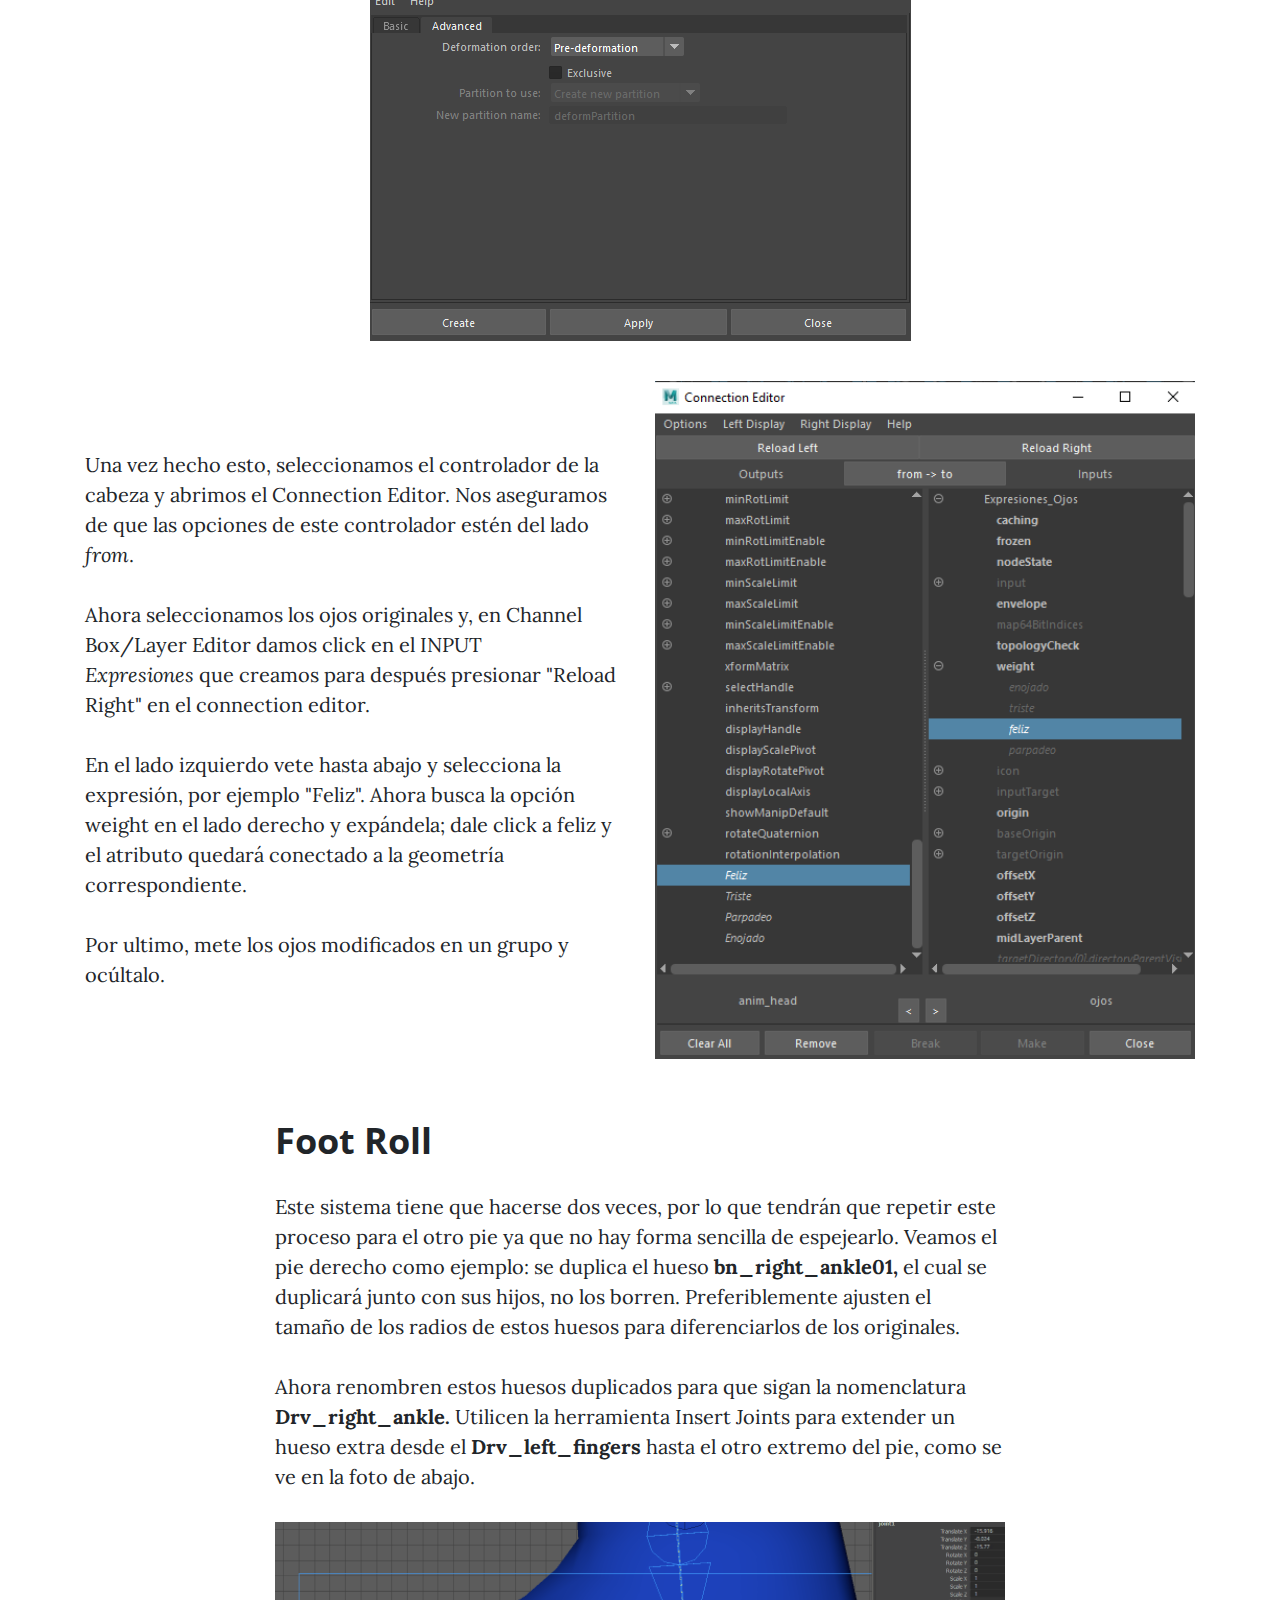
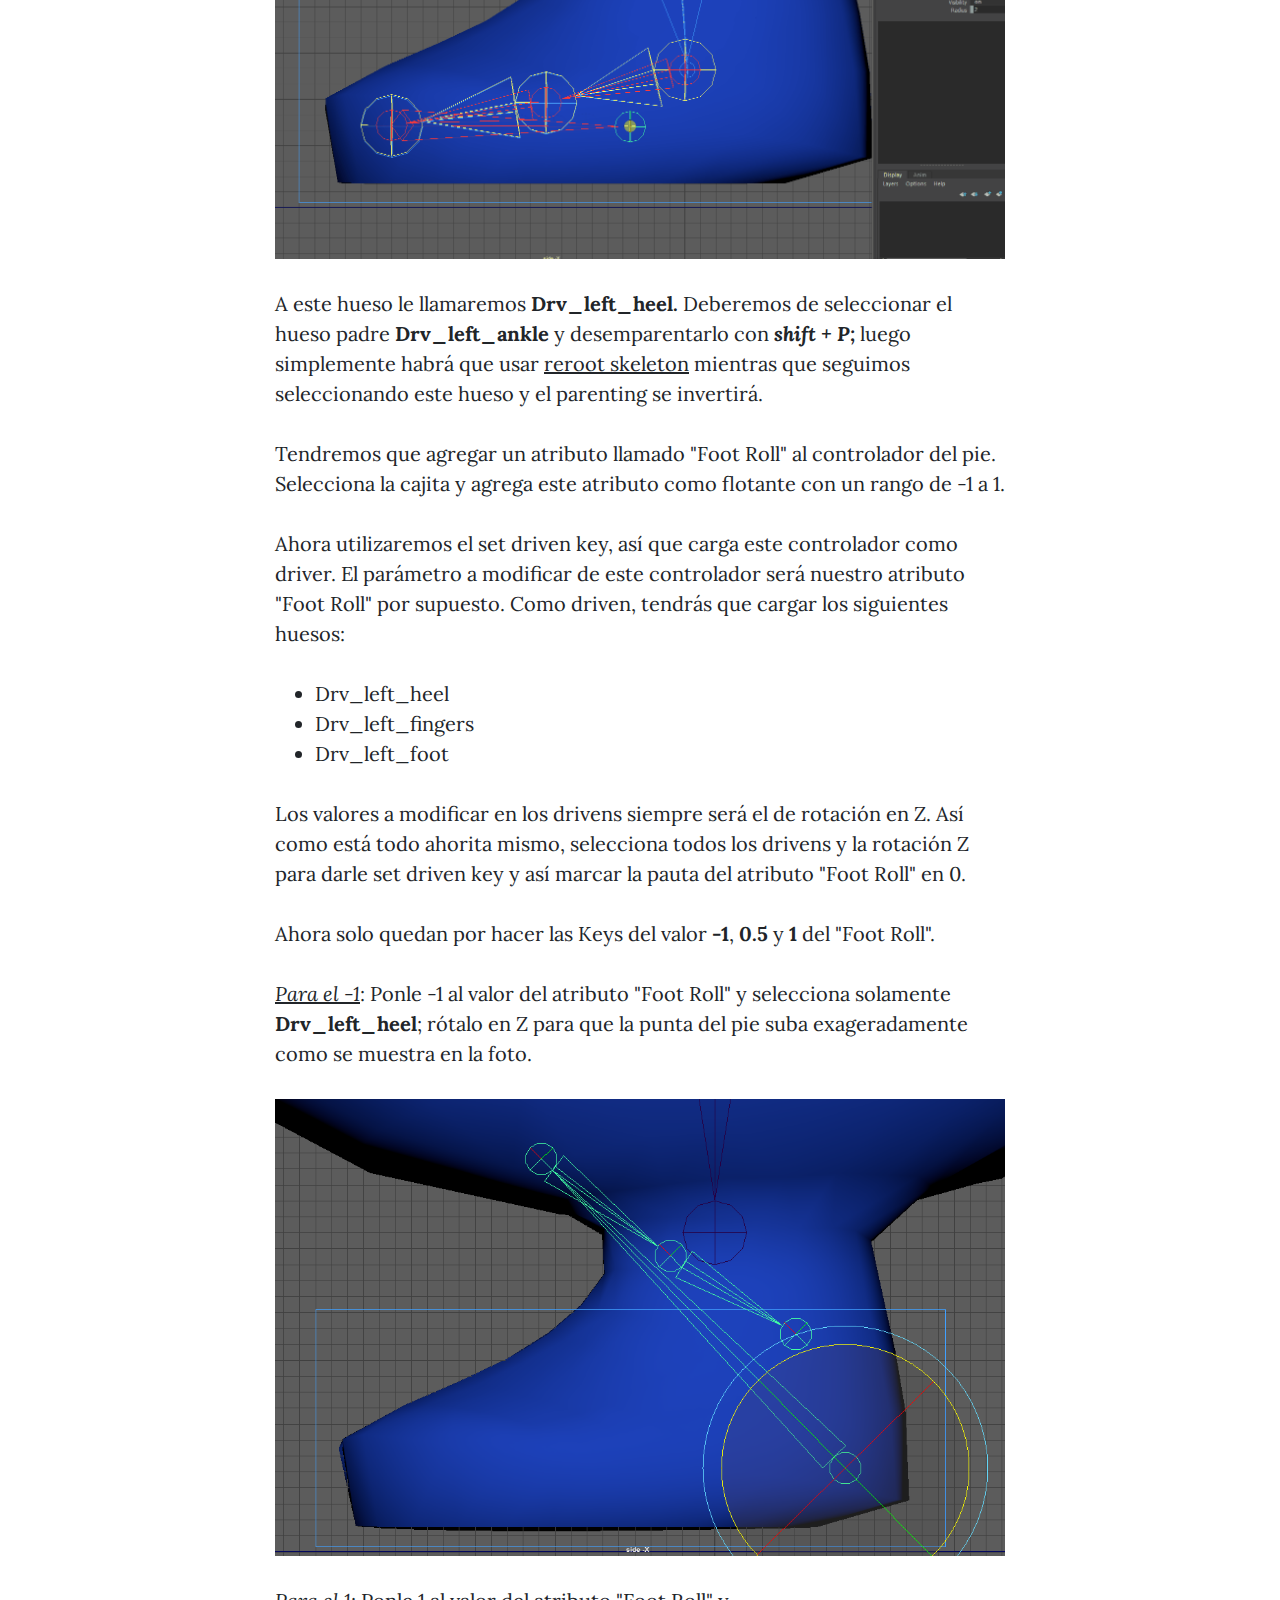
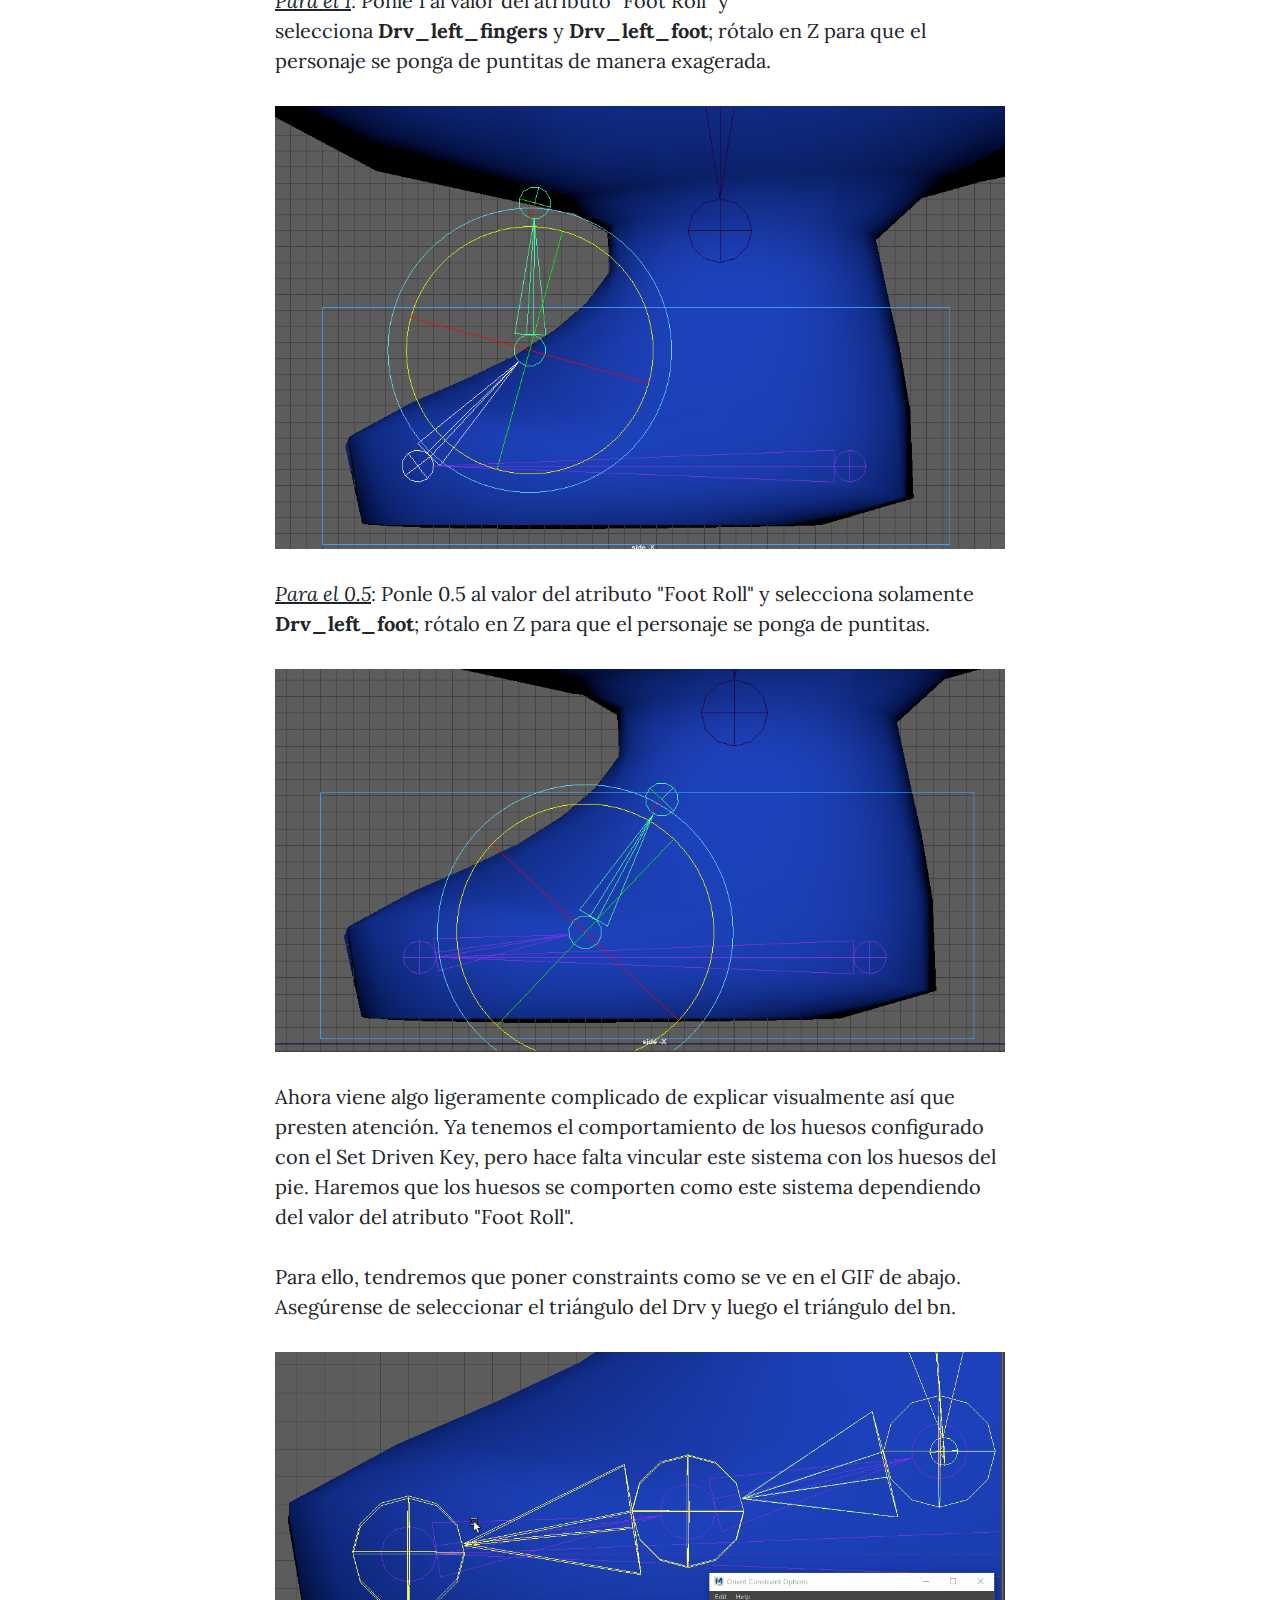
<file: post2.html>
<!DOCTYPE html>
<html>

<head>
    <meta charset="utf-8">
    <meta name="viewport" content="width=device-width, initial-scale=1.0, shrink-to-fit=no">
    <title>Blog Post - Brand</title>
    <link rel="stylesheet" href="assets/bootstrap/css/bootstrap.min.css">
    <link rel="stylesheet" href="https://fonts.googleapis.com/css?family=Open+Sans:300italic,400italic,600italic,700italic,800italic,400,300,600,700,800">
    <link rel="stylesheet" href="https://fonts.googleapis.com/css?family=Lora:400,700,400italic,700italic">
    <link rel="stylesheet" href="https://fonts.googleapis.com/css?family=Amita">
    <link rel="stylesheet" href="assets/fonts/fontawesome-all.min.css">
    <link rel="stylesheet" href="assets/css/-Fixed-Navbar-start-with-transparency-background-BS4-.css">
    <link rel="stylesheet" href="assets/css/main.css">
</head>

<body>
    <div>
        <header>
            <nav class="navbar navbar-light navbar-expand-lg fixed-top bg-white transparency border-bottom border-light" id="transmenu">
                <div class="container"><a class="navbar-brand text-primary" href="index.html"><i class="fas fa-cubes fa-2x"></i>&nbsp; 3D Rigging</a><button data-toggle="collapse" class="navbar-toggler collapsed" data-target="#navcol-1"><span></span><span></span><span></span></button>
                    <div
                        class="collapse navbar-collapse" id="navcol-1">
                        <ul class="nav navbar-nav ml-auto">
                            <li class="nav-item"><a class="nav-link" href="index.html">Posts</a></li>
                            <li class="nav-item"><a class="nav-link" href="about.html">Acerca de mí</a></li>
                            <li class="nav-item"><a class="nav-link" href="contact.html">Contacto</a></li>
                        </ul>
                </div>
    </div>
    </nav>
    </header>
    </div>
    <header class="masthead" style="background: url(&quot;assets/img/post2/post2Intro.png&quot;) center / cover no-repeat;">
        <div class="overlay"></div>
        <div class="container">
            <div class="row">
                <div class="col-md-10 col-lg-8 mx-auto">
                    <div class="post-heading">
                        <h1>Rigging 3D Parte 2</h1>
                        <h2 class="subheading">Volviendo más complejo el rig&nbsp;</h2><span class="meta">Publicado por&nbsp;<a href="https://www.github.com/joseatrejos" target="_blank">José Trejo</a>&nbsp;el 16 de octubre<em>&nbsp;del</em>&nbsp;2020</span></div>
                </div>
            </div>
        </div>
    </header>
    <article>
        <div class="container">
            <div class="row">
                <div class="col-md-10 col-lg-8 mx-auto">
                    <p>Ahora veremos los siguientes temas:<br></p>
                    <ul>
                        <li>Cómo poner los Huesos bn y be de un esqueleto humanoide.<br></li>
                        <li>Cómo hacer controllers personalizados.<br></li>
                        <li>Constraints de los controllers de un personaje humanoide.<br></li>
                        <li>Expresiones de los ojos<br></li>
                        <li>Foot roll (DRVs, constraints y node editor)<br></li>
                        <li>Stretch en las extremidades (Node editor)<br></li>
                        <li>IK_FK de brazos y piernas (Node editor)<br></li>
                    </ul>
                    <h2 class="section-heading">Bones</h2>
                    <p>Comencemos viendo la estructura&nbsp;ya terminada de los huesos.<br></p><img src="assets/img/post2/post2Skelleton1.png" style="width: 100%;"><span class="caption text-muted">Holy **** aren't those too many bones? Yes, they are too many.</span>
                    <p>La mejor manera de hacer esto es insertar los huesos del centro y los del lado derecho para después espejear ese lado y completar el rig.</p>
                    <p>Dejaré aquí las fotos del cuerpo con los nombres de cada hueso y les pondré números para que sepan en qué orden se deben de insertar. Empecemos por la parte central del cuerpo.</p><img src="assets/img/post2/post2Skelleton2.png" style="width: 100%;">
                    <p>Ahora haremos el brazo izquierdo hasta los dedos.&nbsp;</p><img src="assets/img/post2/post2Skelleton3.png" style="width: 100%;">
                    <p>En caso de que se lo pregunten, no, no es un error que hayan dos huesos en el mismo lugar.&nbsp;Nos vamos a la pestaña de Rigging y le damos a Skeleton -&gt; Insert Joints. Damos click en <strong>bn_chest01 </strong>y arrastramos hasta
                        llegar a la clavícula; en cuanto suelten el mouse se creará otro hueso. Es muy importante que una vez tengan el <strong>bn_left_clavicle01 </strong>le den click sin mover el mouse para crear otro hueso en exactamente la misma posición.
                        Nómbrenlo <strong>be_left_clavicle01 </strong>y continúen extendiendo huesos hasta la muñeca como se muestra en la imagen.<br></p><img src="assets/img/post2/Post2Tutorial1.gif" style="width: 100%;">
                    <p>Una vez esté lista esta parte del brazo, deberemos de proseguir con la estructura de la muñeca. Ahora requeriremos insertar huesos en varias direcciones, siempre partiendo del <strong>bn_left_wrist_01.</strong><br></p><img src="assets/img/post2/post2Skelleton4.png"
                        style="width: 100%;">
                    <p>¡Muy bien! Ya tenemos los huesos de un brazo, ahora vamos a trabajar las piernas. Será necesario insertar el hueso de la pelvis, pero para crearlo <em><span style="text-decoration: underline;">no deberemos de mover el mouse</span></em>,
                        solo hay que dar click en el hueso <strong>bn_root01</strong>&nbsp;para que el nuevo hueso al que llamaremos <strong>bn_pelvis01 </strong>se encuentre&nbsp;en la misma posición que su padre. Después insertamos un hueso más abajo,
                        saliendo de la geometría.<br></p><img src="assets/img/post2/post2Skelleton5.png" style="width: 100%;">
                    <p>Como podrán ver en la imagen, para poder diferenciar al root de la pelvis hay que ajustar el tamaño de los huesos. Esto va a ser importante por que necesitaremos insertar los huesos de la pierna en el <strong>bn_pelvis01</strong>.
                        Los bones a añadir son los siguientes:<br></p><img src="assets/img/post2/post2Skelleton6.png" style="width: 100%;">
                    <p>Bien, ya saben como hacer los bones y bone ends, así que no explicaré tan a profundidad como antes. Simplemente usen la herramienta para insertar huesos y una vez lleguen al <strong>be_left_foot_01 </strong>den click sin mover el mouse
                        para generar el bone que sigue y continúan.</p>
                    <p>Asegurense de seleccionar los bone ends (huesos cuyo nombre&nbsp;comience con "be") y pongan&nbsp;en 0 todos los valores joint orient del attribute editor.&nbsp;<br><br>Por último,&nbsp;tendremos que espejear los huesos para conseguir
                        el lado izquierdo con el menor esfuerzo posible. Seleccionamos el hueso padre de lo que vamos a espejear (<strong>bn_left_clavicle01 </strong>y <strong>bn_left_leg01</strong>) y le pedimos a las opciones de mirror joints que reemplacen
                        left por right.<br></p><img src="assets/img/post2/Post2Tutorial3.gif" style="width: 100%;">
                    <h2 class="section-heading">Controladores</h2>
                    <p>En esta ocasión aprenderemos a crear controladores personalizados. Primero hay que crear un cubo <strong>y dejarlo en el origen</strong> (en el gif no está en el origen pero debe de estarlo), luego hay que usar la CV Curve Tool junto
                        con Snap to Points para delinear los extremos de dicho cubo. No importa si se repiten los puntos en los que dan click. Ya que terminen de dibujar, pulsen enter y borren la geometría.</p><img src="assets/img/post2/Post2Tutorial2.gif" style="width: 100%;">
                    <p>A esta curva con forma de cubo podemos modificarle los control vertex para darle la figura que deseemos. Yo recomiendo darle una figura rectangular para poder usar este controlador como un "zapato" que controle al pie. una vez que
                        el controlador adquiera la figura que deseamos, necesitamos crearle un grupo y trasladar el grupo para que esté más o menos en la posición que vemos en la foto de abajo.</p><img src="assets/img/post2/post2Skelleton7.png" style="width: 100%;">
                    <blockquote
                        class="blockquote">
                        <p class="mb-0">Ejemplo de la figura que se le puede dar al controlador de los pies, en forma de rectangulo</p>
                        </blockquote>
                        <p>Sabiendo cómo modificar controladores, haremos varios de ellos con figuras convenientes para mover partes del cuerpo del Fall Guy. Las figuras que yo utilicé fueron las siguientes:</p><img src="assets/img/manual/HowToUse1.gif" style="width: 100%;">
                        <ul
                            style="margin-top: 25px;">
                            <li>Una C para el centro de gravedad (bn_root01).</li>
                            <li>Una caja para la pelvis.</li>
                            <li>Un círculo para la espalda.</li>
                            <li>Otra caja para el pecho.</li>
                            <li>Un cubo para la cabeza.</li>
                            <li>Un trapezoide para cada hombro.</li>
                            <li>Un círculo para las muñecas.</li>
                            <li>Cículos deformados para cada hueso de los dedos.</li>
                            </ul>
                            <p>Simplemente hará falta renombrar los controladores a anim_pelvis, anim_back, etc... y emparentarlos en el mismo orden que los huesos.</p>
                            <h2 class="section-heading">Constraints de los controladores</h2>
                            <p>Como bien habrán visto, hicimos controladores para un IKs, por lo que deberemos de hacer algunos constraints. Comencemos por los del centro del cuerpo, simplemente deben de poner orient constraints a sus respectivos huesos
                                y listo.</p>
                            <div class="d-lg-flex justify-content-lg-center align-items-lg-center"><img class="img-fluid" src="assets/img/post2/post2Skelleton8.png"></div><span class="caption text-muted">Solo deben de usarse orient constraints en el root, pelvis, espalda, pecho, cabeza y hombros</span>
                            <p>Lo siguiente serán los brazos, aplicamos un IK del bn_shoulder al bn_wrist y luego hacemos un controlador cuadrado y le aplicamos un constraint de pole vector al codo para que lo siga.</p>
                            <div class="d-lg-flex justify-content-lg-center align-items-lg-center"><img class="img-fluid" src="assets/img/post2/Post2Tutorial4.gif"></div>
                            <p>Ya que se hace eso en ambos brazos, necesitamos hacerlo en las piernas. Se aplica el IK desde el leg hasta el ankle y se aplica el constraint de pole vector con un controlador nuevo y la rodilla.</p>
                            <h2 class="section-heading">Expresiones de los Ojos</h2>
                            <p>Agregamos 4 atributos flotantes al controlador de la cabeza: <em>feliz, triste, enojado</em> y <em>parpadeo</em>. Después de eso, duplicamos los ojos 4 veces y modificamos tanto su nombre como su geometría para que parezca
                                enojado, triste, feliz y parpadeando.</p>
                            <div class="d-lg-flex justify-content-lg-center align-items-lg-center"><img class="img-fluid" src="assets/img/post2/post2Eyes.png"></div><span class="caption text-muted">Geometrías de las 4 expresiones del personaje. En orden de las manecillas del reloj: Triste, parpadeando, enojado y feliz</span>
                            <p>Ahora seleccionas todos los ojos modificados y luego los ojos originales, te vas a la pestaña Deform -&gt; Blendshape, le ponemos un nombre como "Expresiones" y en la pestañita de <em>Advanced</em>&nbsp;ponemos pre-deformation.</p>
                            <div
                                class="d-lg-flex justify-content-lg-center align-items-lg-center"><img class="img-fluid" src="assets/img/post2/post2Eyes2.png"></div>
            </div>
        </div>
        <div class="row" style="margin-top: 15px;">
            <div class="col-lg-6 d-lg-flex justify-content-lg-center align-items-lg-center" style="margin-top: 25px;">
                <p>Una vez hecho esto, seleccionamos el controlador de la cabeza y abrimos el Connection Editor. Nos aseguramos de que las opciones de este controlador estén del lado <em>from</em>.<br><br>Ahora seleccionamos los ojos originales y, en Channel
                    Box/Layer Editor damos click en el INPUT <em>Expresiones</em>&nbsp;que creamos para después presionar "Reload Right" en el connection editor.<br><br>En el lado izquierdo vete hasta abajo y selecciona la expresión, por ejemplo "Feliz".
                    Ahora busca la opción weight en el lado derecho y expándela; dale click a feliz y el atributo quedará conectado a la geometría correspondiente.&nbsp;<br><br>Por ultimo, mete los ojos modificados en un grupo y ocúltalo.<br></p>
            </div>
            <div class="col-lg-6 d-lg-flex justify-content-lg-center align-items-lg-center" style="margin-top: 25px;"><img src="assets/img/post2/post2Eyes3.png" style="width: 100%;"></div>
        </div>
        <div class="row">
            <div class="col-md-10 col-lg-8 mx-auto">
                <h2 class="section-heading">Foot Roll</h2>
                <p>Este sistema tiene que hacerse dos veces, por lo que tendrán que repetir este proceso para el otro pie ya que no hay forma sencilla de espejearlo. Veamos el pie derecho como ejemplo: se duplica el hueso <strong>bn_right_ankle01,</strong>&nbsp;el
                    cual<strong>&nbsp;</strong>se duplicará junto con sus hijos, no los borren. Preferiblemente&nbsp;ajusten el tamaño de los radios de estos huesos para diferenciarlos de los originales.<br><br>Ahora renombren estos huesos duplicados
                    para que sigan la nomenclatura <strong>Drv_right_ankle.</strong>&nbsp;Utilicen la herramienta Insert Joints para extender un hueso extra desde el <strong>Drv_left_fingers </strong>hasta el otro extremo del pie, como se ve en la foto
                    de abajo.</p><img src="assets/img/post2/Post2Tutorial10.gif" style="width: 100%;">
                <p>A este hueso le llamaremos&nbsp;<strong>Drv_left_heel. </strong>Deberemos de seleccionar el hueso padre<strong>&nbsp;Drv_left_ankle </strong>y desemparentarlo con <strong><em>shift + P; </em></strong>luego simplemente habrá que usar
                    <span
                        style="text-decoration: underline;">reroot skeleton</span><strong><em> </em></strong>mientras que seguimos seleccionando este hueso y el parenting se invertirá.</p>
                <p>Tendremos que agregar un atributo llamado "Foot Roll" al controlador del pie. Selecciona la cajita y agrega este atributo como flotante con un rango de -1 a 1.</p>
                <p>Ahora utilizaremos el set driven key, así que carga este controlador como driver. El parámetro a modificar de este controlador será nuestro atributo "Foot Roll" por supuesto. Como driven, tendrás que cargar los siguientes huesos:</p>
                <ul>
                    <li>Drv_left_heel</li>
                    <li>Drv_left_fingers</li>
                    <li>Drv_left_foot</li>
                </ul>
                <p>Los valores a modificar en los drivens siempre será el de rotación en Z. Así como está todo ahorita mismo, selecciona todos los drivens y la rotación Z para darle set driven key y así marcar la pauta del atributo "Foot Roll" en 0.<br></p>
                <p>Ahora solo quedan por hacer las Keys del valor&nbsp;<strong>-1</strong>,&nbsp;<strong>0.5 </strong>y&nbsp;<strong>1</strong>&nbsp;del "Foot Roll".<br><br><em><span style="text-decoration: underline;">Para el -1</span></em>: Ponle -1 al
                    valor del atributo "Foot Roll" y selecciona solamente <strong>Drv_left_heel</strong>;<strong>&nbsp;</strong>rótalo en Z para que la punta del pie suba exageradamente como se muestra en la foto.<br></p><img src="assets/img/post2/post2FootRoll.png"
                    style="width: 100%;">
                <p><em><span style="text-decoration: underline;">Para el 1</span></em>: Ponle 1 al valor del atributo "Foot Roll" y selecciona&nbsp;<strong>Drv_left_fingers </strong>y&nbsp;<strong>Drv_left_foot</strong>;<strong>&nbsp;</strong>rótalo en Z
                    para que el personaje se ponga de puntitas de manera exagerada.<br></p><img src="assets/img/post2/post2FootRoll2.png" style="width: 100%;">
                <p><em><span style="text-decoration: underline;">Para el 0.5</span></em>: Ponle 0.5 al valor del atributo "Foot Roll" y selecciona solamente <strong>Drv_left_foot</strong>;<strong>&nbsp;</strong>rótalo en Z para que el personaje se ponga
                    de puntitas.<br></p><img src="assets/img/post2/post2FootRoll3.png" style="width: 100%;">
                <p>Ahora viene algo ligeramente complicado de explicar visualmente así que presten atención. Ya tenemos el comportamiento de los huesos configurado con el Set Driven Key, pero hace falta vincular este sistema con los huesos del pie. Haremos
                    que los huesos se comporten como este sistema dependiendo del valor del atributo "Foot Roll".<br><br>Para ello, tendremos que poner constraints como se ve en el GIF de abajo. Asegúrense de seleccionar el triángulo del Drv y luego el
                    triángulo del bn.</p><img src="assets/img/post2/Post2Tutorial11.gif" style="width: 100%;">
                <p>Noten que es:<br></p>
                <ul>
                    <li><strong>Drv_right_fingers&nbsp;</strong>con bn_right_foot01</li>
                    <li><strong>Drv_right_foot&nbsp;</strong>con&nbsp;bn_right_ankle</li>
                </ul>
                <p>Teniendo hecho todo lo anterior, su foot roll debería de funcionar tal y como Dios manda, solo hace falta repetirlo en el otro pie.<br></p>
                <h2 class="section-heading">Stretch en las extremidades</h2>
                <p>Para obtener un efecto de caricatura, haremos posible que el personaje estire las piernas y los brazos más allá de lo que debería de ser posible.</p>
                <div class="d-lg-flex justify-content-lg-center align-items-lg-center"><img class="img-fluid" src="assets/img/post2/Post2Tutorial5.gif"></div><span class="caption text-muted">Stretchy legs</span>
                <p>Seleccionamos el controlador de la muñeca derecha y le agregamos un atributo llamado "Stretch Arm" que será un <em>enum </em>con las opciones de <em>On </em>y <em>Off</em>.</p>
                <p>Vamonos a Create -&gt; Measure Tools -&gt; Distance tool y ponemos dos puntos en cualquier parte desde la vista frontal. Nombramos al primer punto como <strong>inicial_r_arm </strong>y al segundo como <strong>final_r_arm</strong>. Ahora,
                    con el snap to points acomoda el punto inicial en el hueso del hombro y al punto final en el hueso de la muñeca.</p>
                <p>Ahora abriremos el node editor y añadiremos el controlador de la muñeca&nbsp;<strong>anim_right_wrist</strong>, así como los huesos&nbsp;<strong>bn_right_shoulder01&nbsp;</strong>y&nbsp;<strong>bn_right_elbow01.&nbsp;</strong>Una vez hecho
                    esto, agregaremos un multiplydivide y dos conditions. Une los nodos de la siguiente forma:<br></p>
            </div>
        </div>
        <div class="row">
            <div class="col-lg-12">
                <div class="d-lg-flex justify-content-lg-center align-items-lg-center"><img class="img-fluid" src="assets/img/post2/post2Stretchy1.png"></div>
            </div>
            <div class="col-lg-6 d-lg-flex justify-content-lg-center align-items-lg-center" style="margin-top: 30px;">
                <p>Con las conexiones hechas solo hace falta seleccionar el multiplyDivide y dirigirse al attribute editor. Deberemos poner divide en el campo operation y hacer que el input 2 tenga el mismo número que input 1.</p>
            </div>
            <div class="col-lg-6 d-lg-flex justify-content-lg-center align-items-lg-center" style="margin-top: 30px;"><img src="assets/img/post2/post2Stretchy2.png" style="width: 100%;"></div>
        </div>
        <div class="row">
            <div class="col-lg-6 d-lg-flex justify-content-lg-center align-items-lg-center" style="margin-top: 30px;"><img src="assets/img/post2/post2Stretchy3.png" style="width: 100%;"></div>
            <div class="col-lg-6 d-lg-flex justify-content-lg-center align-items-lg-center" style="margin-top: 30px;">
                <p>Hacemos exactamente lo mismo seleccionando la primera condición del stretchy arm y en el attribute editor ponemos el second term igual al first term. Definimos la operación como Greater or Equal y listo.<br></p>
            </div>
        </div>
        <div class="row">
            <div class="col-md-10 col-lg-8 mx-auto">
                <p>El brazo derecho por fin se puede estirar, ahora solo hay que repetir el proceso para cada pierna y el otro brazo.</p><img src="assets/img/post2/Post2Tutorial6.gif" style="width: 100%;">
                <h2 class="section-heading">IK FK de brazos y piernas</h2>
                <p>Ya tenemos el IK hecho, pero ahora deberemos de hacer los FKs y los huesos neutrales. Se duplican los huesos del hombro en adelante y del leg en adelante <strong>2 veces; </strong>uno de los duplicados serán los huesos neutros y los otros
                    serán los huesos del FK. Renombramos con <em>Search and Replace Names </em>para que los 01 se vuelvan FK y IK, pero el nombre se mantenga correctamente en el esqueleto neutral.<br><br>Luego se hacen los controladores de los FKs y se
                    ponen los orient constraints en los huesos correspondientes.</p><img src="assets/img/post2/post2IKFK1.png" style="width: 100%;"><span class="caption text-muted">Los controladores rojos son los FKs</span>
                <p>Para alternar entre IK y FK necesitaremos hacer switches para cada extremidad y agregarles un atributo flotante de nombre "IK FK Switch" con un rango del 0 al 1.<br></p><img src="assets/img/post2/post2IKFK2.png" style="width: 100%;"><span class="caption text-muted"><em>Las lunas verdes son los switches con el atribujo "IK</em>&nbsp;FK Switch"<br></span>
                <p>Ahora que tenemos los IK/FK, empezaremos a conectar el sistema del brazo (que es el más difícil). Dejemos esto claro, la lógica es la misma para cada parte del cuerpo, solo hay que entenderlo y replicarlo. Para este ejemplo usaré el brazo
                    derecho.</p>
                <p>Seleccionaremos el switch_right_arm y<strong>&nbsp;todos los huesos del hombro en adelante,&nbsp;en sus versiones IK, FK y neutrales</strong>. Abrimos el node editor y agrupamos los huesos IK, FK y neutros para que estén entendibles...
                    una vez estén acomodados <strong><span style="text-decoration: underline;">selecciona todos los nodos y oprime la letra P para fijarlos</span></strong>.</p>
            </div>
            <div class="col-lg-12">
                <div class="d-lg-flex justify-content-lg-center align-items-lg-center"><img class="img-fluid" src="assets/img/post2/post2IKFK3.png"></div>
                <p>En mi caso yo siempre acomodo el switch hasta la izquierda, seguido por todos los huesos del hombro (De arriba para abajo, el IK, el FK y por último el neutral), luego los huesos del codo, los de la muñeca y así sucesivamente</p>
                <p>Debemos de comprender algo antes de empezar, y eso es que en este caso cada 3 huesos (IK, FK y neutral) se contarán solo como uno. ¿Por qué? Por que en este sistema vamos a definir qué comportamiento tendrá el esqueleto neutral, si el
                    del IK o el del FK (dependiendo del valor del switch), por cual en realidad debemos de considerar que aunque nosotros veamos&nbsp;<strong>tres tipos de huesos, estos equivalen a un solo "joint".</strong>&nbsp;A partir de ahora (y únicamente
                    en este tema) me referiré como <strong>joint</strong>&nbsp;a los tres huesos de una articulación.</p>
                <div class="d-lg-flex justify-content-lg-center align-items-lg-center"><img class="img-fluid" src="assets/img/post2/post2IKFK4.png"></div>
            </div>
            <div class="col-md-10 col-lg-8 mx-auto">
                <p>Muy bien, terminemos esto. En resumidas cuentas, cada <strong>joint&nbsp;</strong>requerirá de un blend color, por lo que requeriremos 9 para todo el brazo. La lógica de esto es que debemos de conectar el atributo "IK FK Switch" del switch
                    con el blend color correspondiente a ese joint (se une con el&nbsp;<em>Blender).</em> Posterior a ello debemos de conectar el <strong>rotate del&nbsp;IK </strong>al C<em>olor 1</em> y el <strong>rotate del&nbsp;FK </strong>al <em>Color 2</em>&nbsp;(realmente
                    no importa el orden, pero es necesario que haya uniformidad, o sea que todos los IKs de los joints vayan al mismo número y todos los FKs vayan al otro). Por último, se conecta el <em>Output</em>&nbsp;del blendcolor con el rotate del
                    hueso neutral.<br></p>
                <p>Eso es todo; estas conexiones permiten que el blendColor defina el comportamiento del hueso neutral a partir del valor del parámetro "IK FK Switch". Corto, pero cuando tienes 9 <strong>joints</strong>, eso equivale 27 nodos por brazo,
                    por lo que tardará un rato. Simplemente hará falta repetir lo mismo para el brazo derecho y replicar este proceso para con la leg, knee, ankle y foot de la pierna.</p>
                <h3 class="section-heading" style="font-size: 27px;">Set Driven Key</h3>
                <p>Para estilizar más este rig, será necesario agregar un set driven key donde el valor del switch vuelva visibles al IK e invisible al FK dependiendo de su número y viceversa.</p><img class="img-fluid" src="assets/img/post2/Post2Tutorial7.gif"><span class="caption text-muted">Switch con el set driven key que cambia la visibilidad del IK/FK</span>
                <p>Simplemente carga como driver el switch y como driven los siguientes elementos:</p>
                <ul>
                    <li>anim_left_legFK</li>
                    <li>anim_left_kneeFK<br></li>
                    <li>anim_left_ankeFK<br></li>
                    <li>anim_left_footFK<br></li>
                </ul>
                <p>Con el switch en el número correspondiente al FK (o sea el número con el que los huesos neutrales se mueven con los controladores FK), pon la visibilidad de los controllers en visible y dale "Set Key". Ahora cambia el valor del switch
                    y apaga la visibilidad de los controladores y dale "Set Key".<br><br>Falta hacerlo al revés, selecciona los siguientes elementos como driven:</p>
                <ul>
                    <li>anim_left_footIK</li>
                    <li>anim_left_kneeIK</li>
                </ul>
                <p>Repite el proceso del Set Driven Key para volver estos controladores visibles en su estado del switch e invisibles en el otro. Ya nomás hay que hacer esto mismo para cada extremidad y el sistema estará listo.</p>
                <h3 class="section-heading"
                    style="font-size: 27px;">Skinning</h3>
                <p>Debido a que ya conocen este proceso no profundizaré mucho pero a final de cuentas son 3 simples pasos.</p>
                <p>Primero, utiliza la herramienta de selección por nombre para encontrar todos los huesos "bn" neutrales; escribe bn*01 y deberían de seleccionarse dichos huesos. Ahora selecciona toda la geometría y haz el skin con heatmap de ser posible.</p>
                <img
                    class="img-fluid" src="assets/img/post2/Post2Tutorial8.gif"><span class="caption text-muted">Heatmap Skinning</span>
                    <ul></ul>
                    <p>Finalmente, se tiene que pintar la influencia de los huesos para que la geometría se mueve de manera orgánica. Para ello se utiliza el paint skin weights y requiere de mucho cuidado a la hora de pintar para no borrar accidentalmente
                        la influencia de otro hueso próximo.</p><img class="img-fluid" src="assets/img/post2/Post2Tutorial9.gif">
                    <p>Al finalizar este largo proceso de pintado, ¡por fin habrás terminado tu rig intermedio!<br></p>
            </div>
        </div>
        </div>
    </article>
    <footer>
        <div class="container">
            <div class="row">
                <div class="col-md-10 col-lg-8 mx-auto">
                    <ul class="list-inline text-center">
                        <li class="list-inline-item"><a class="twittericon" href="https://www.twitter.com/joseatrejos" target="_blank" style="margin-right: 15px;"><i class="fab fa-twitter" style="font-size: 35px;"></i></a></li>
                        <li class="list-inline-item"><a class="facebookicon" href="https://www.facebook.com/joseatrejos" target="_blank" style="margin-right: 15px;"><i class="fab fa-facebook-f" style="font-size: 35px;"></i></a></li>
                        <li class="list-inline-item"><a class="githubicon" href="https://www.github.com/joseatrejos" target="_blank"><i class="fab fa-github" style="font-size: 35px;"></i></a></li>
                    </ul>
                    <p class="text-muted copyright">Copyright&nbsp;©&nbsp;Ludens Productions 2020</p>
                </div>
            </div>
        </div>
    </footer>
    <script src="assets/js/jquery.min.js"></script>
    <script src="assets/bootstrap/js/bootstrap.min.js"></script>
    <script src="assets/js/-Fixed-Navbar-start-with-transparency-background-BS4-.js"></script>
    <script src="assets/js/clean-blog.js"></script>
</body>

</html>
</file>
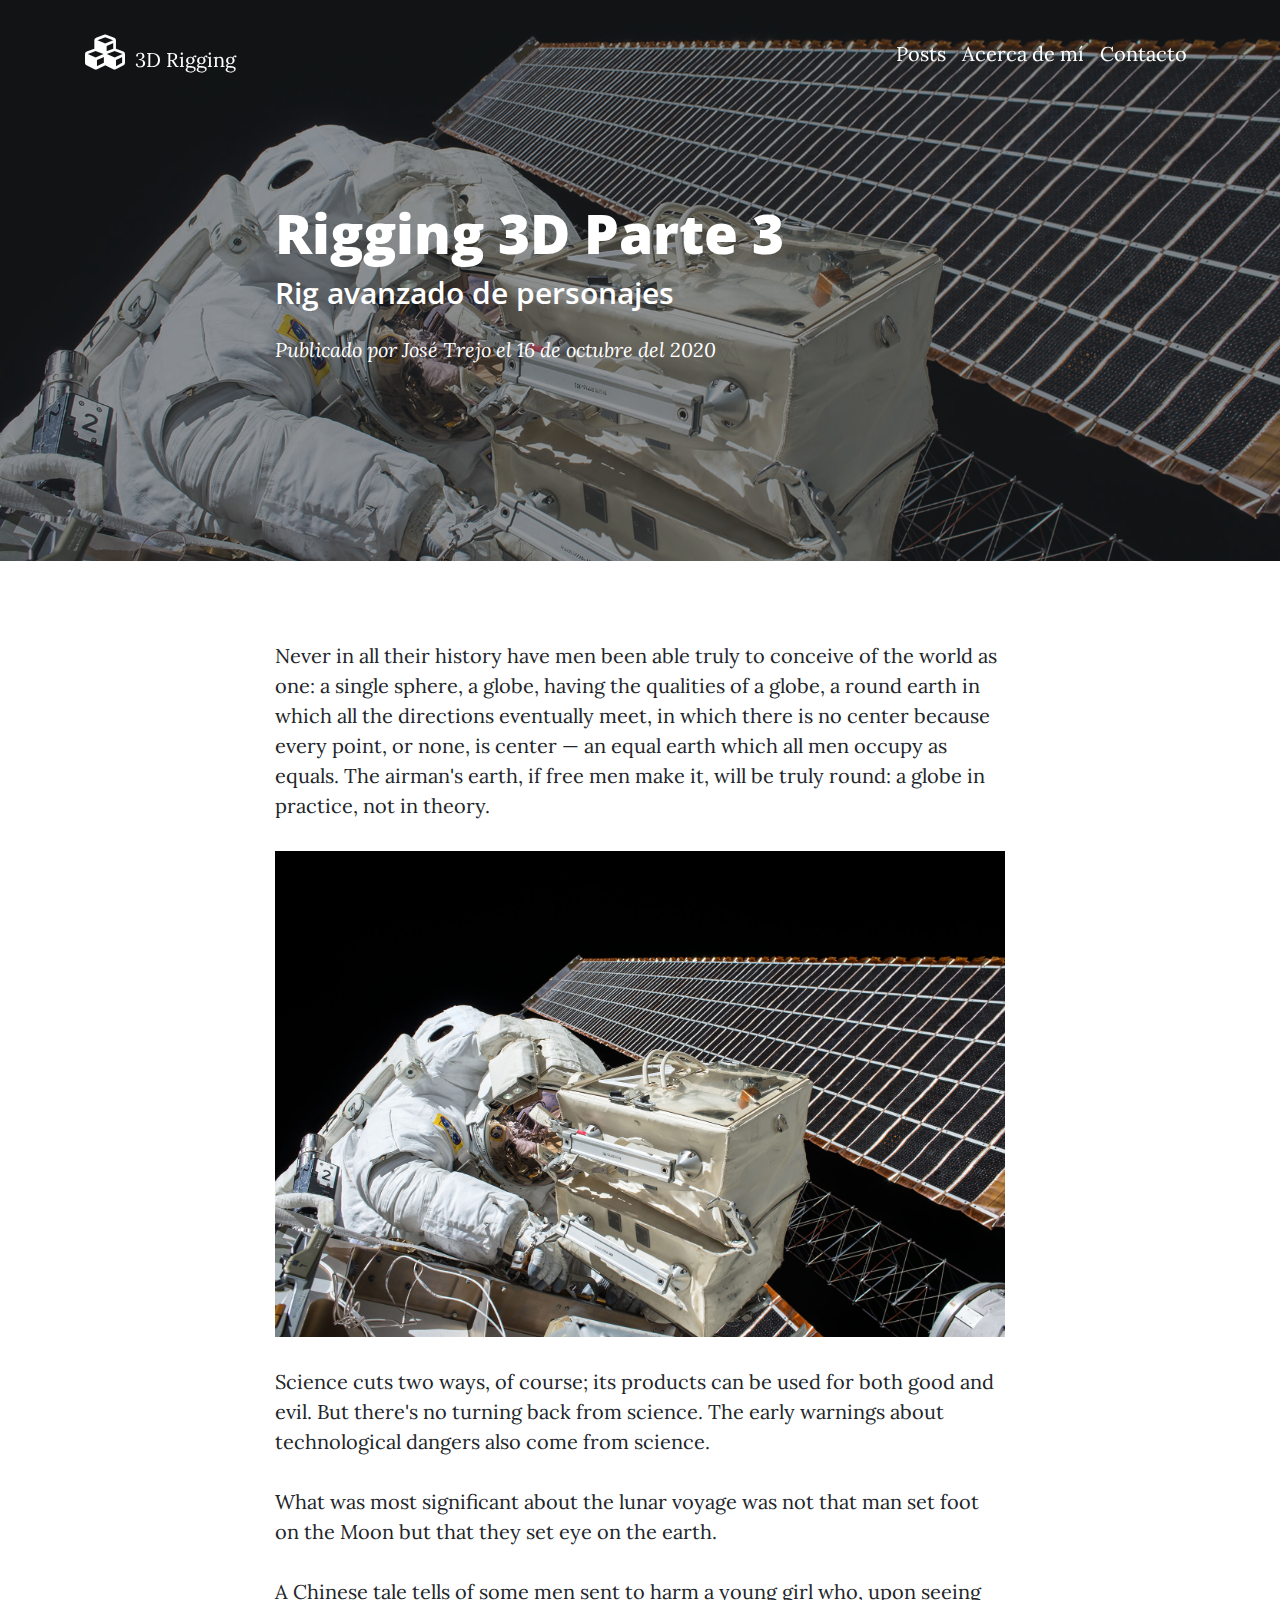
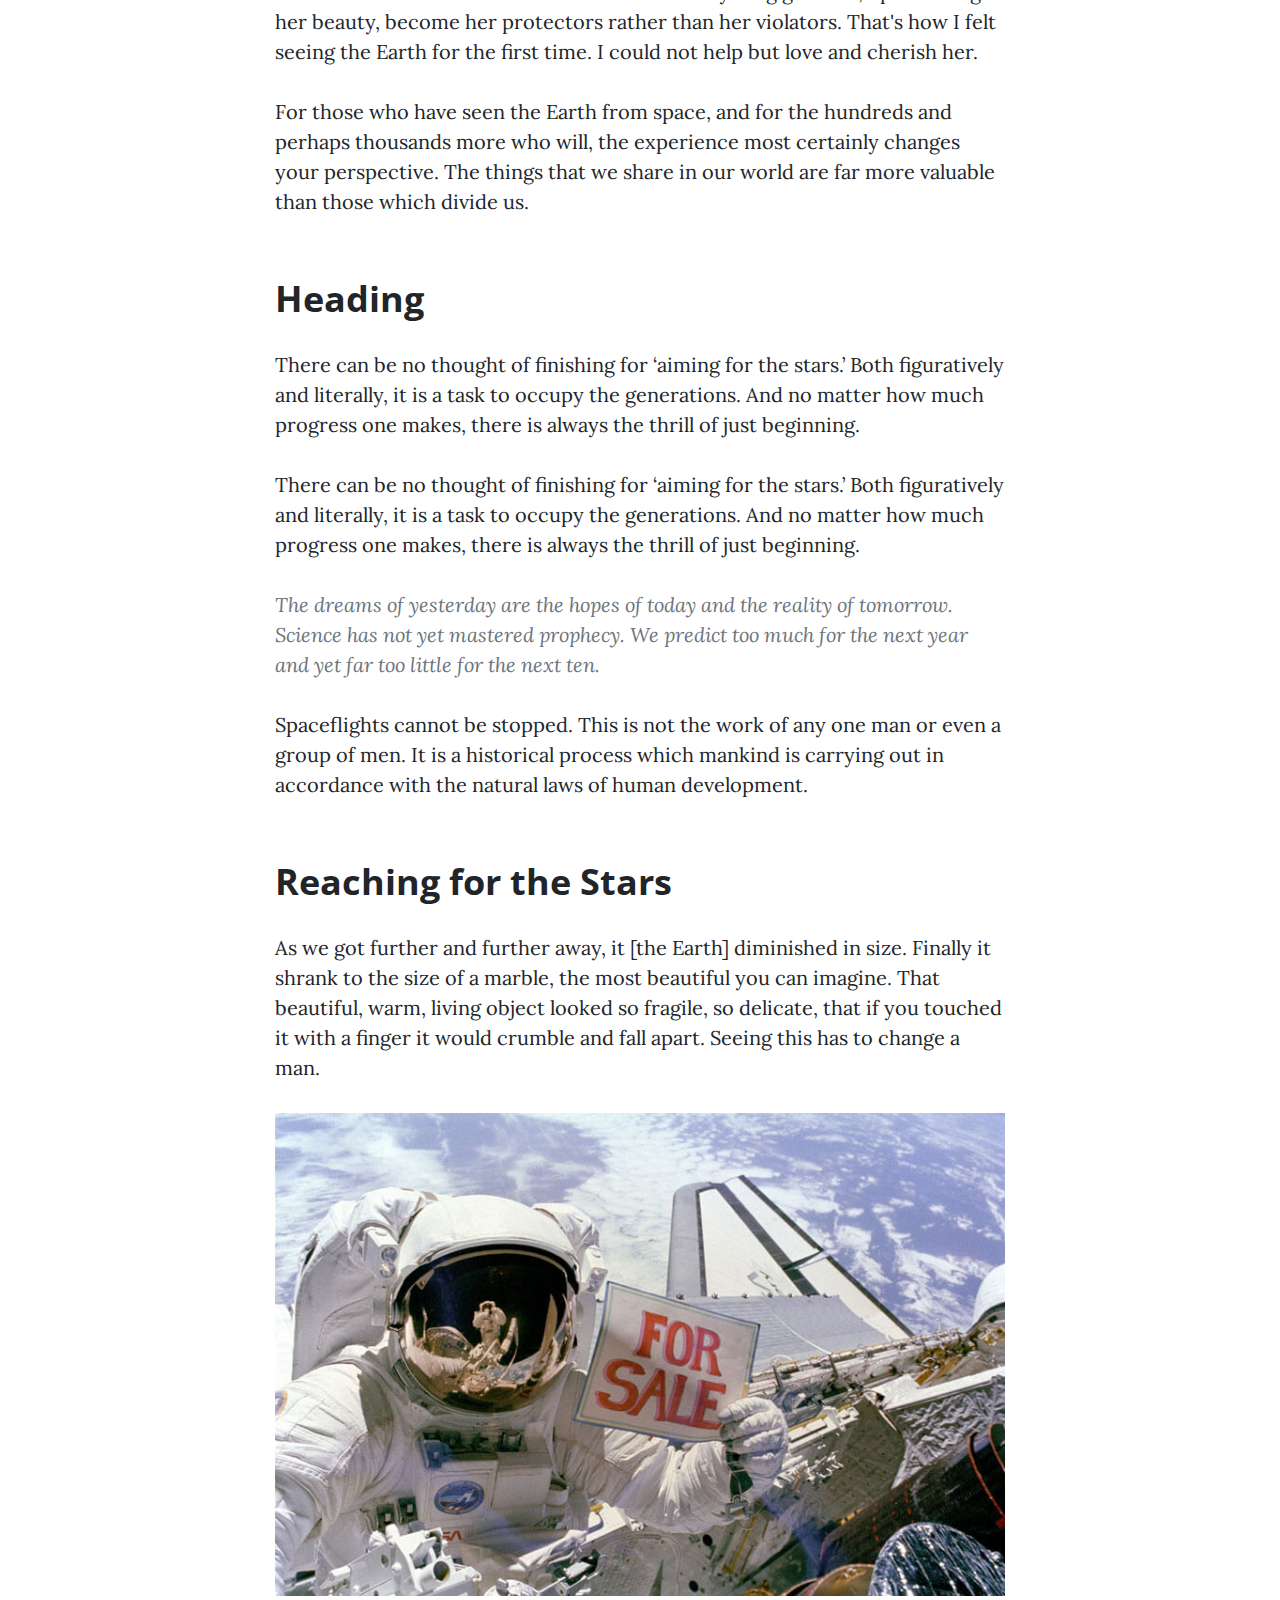
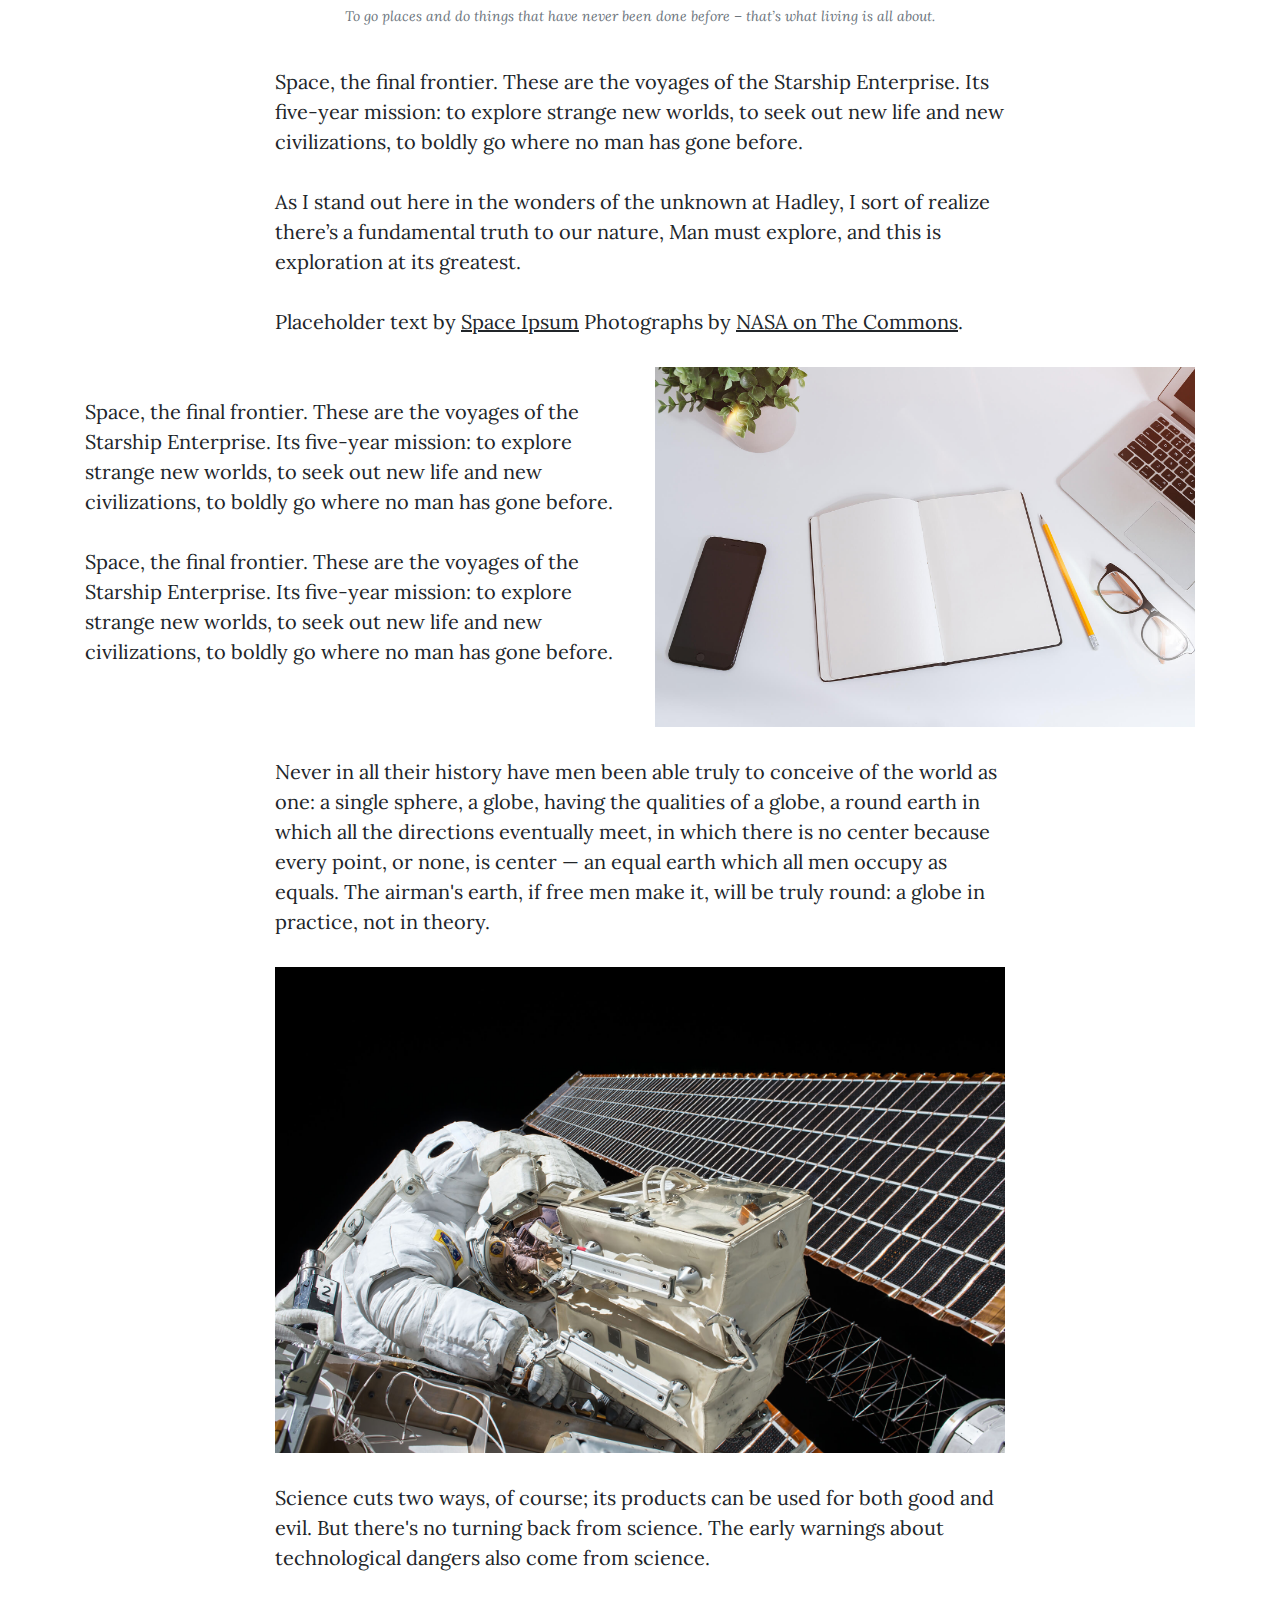
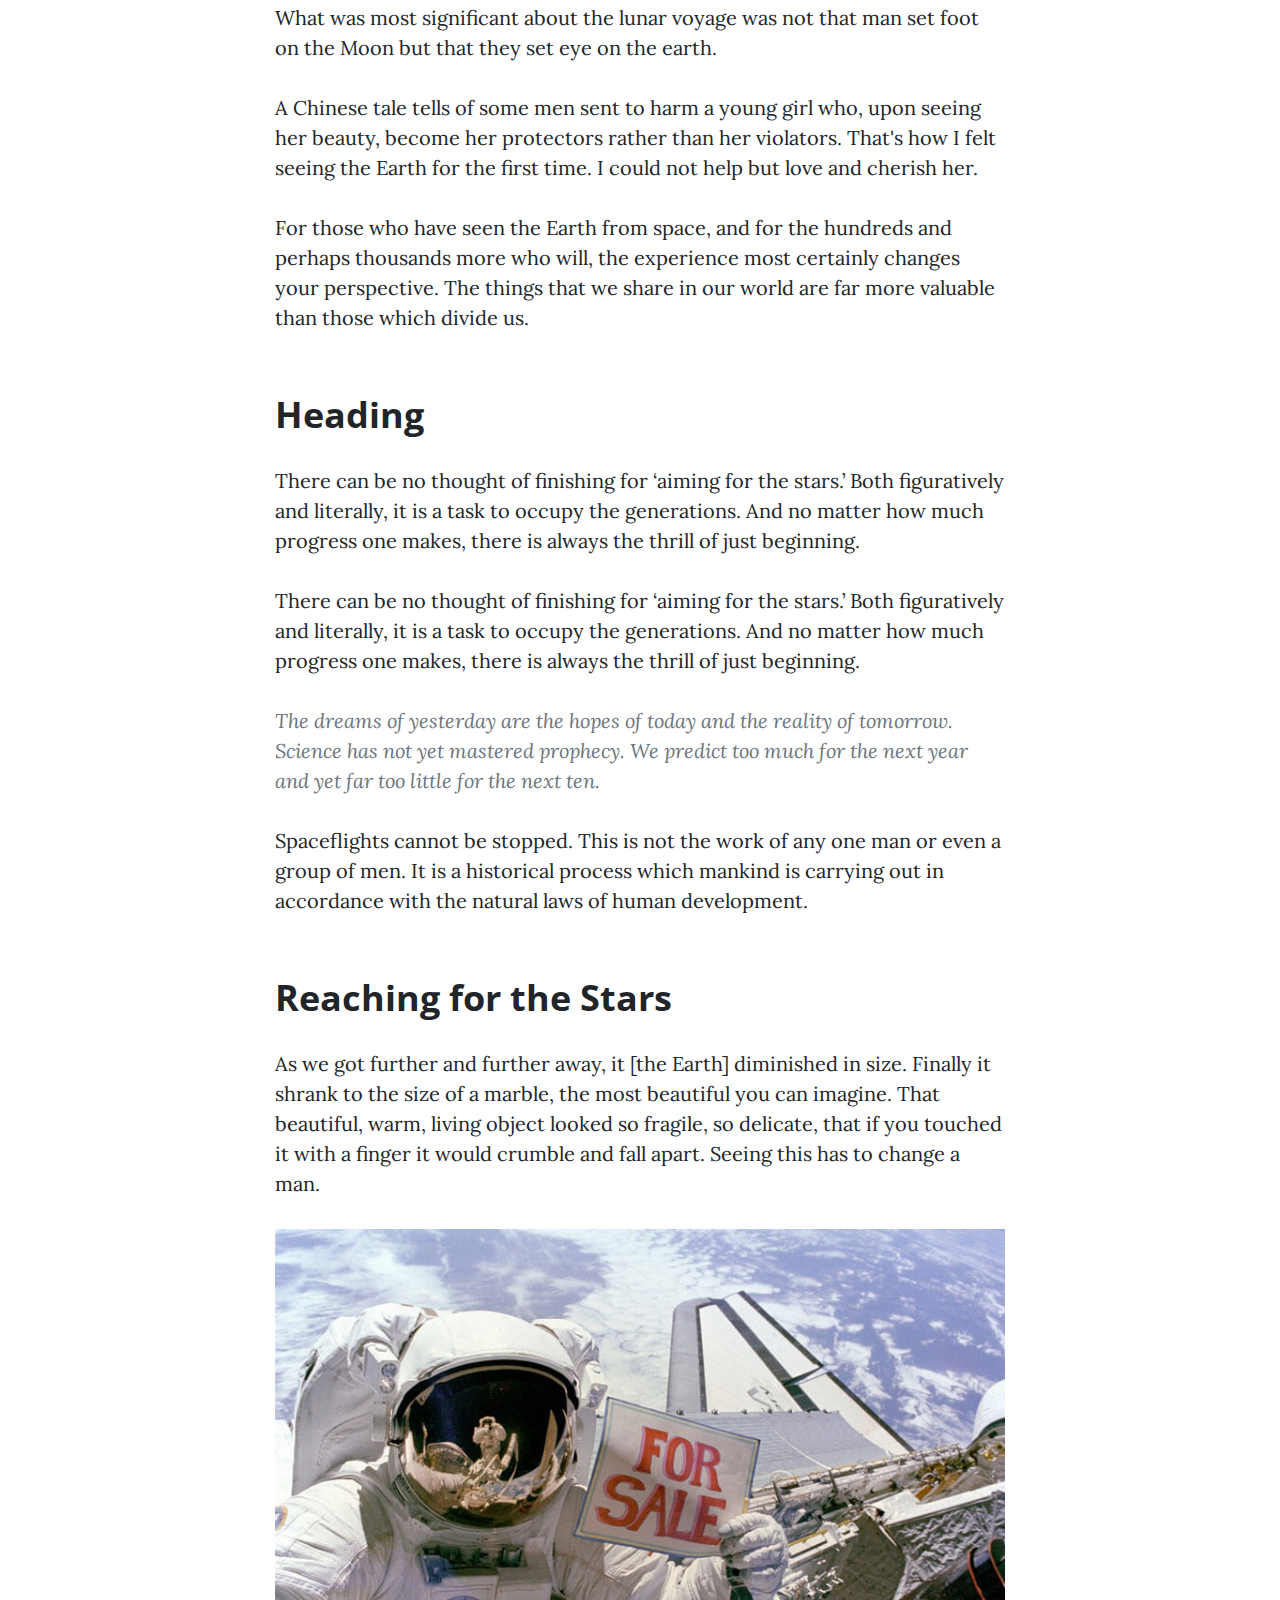
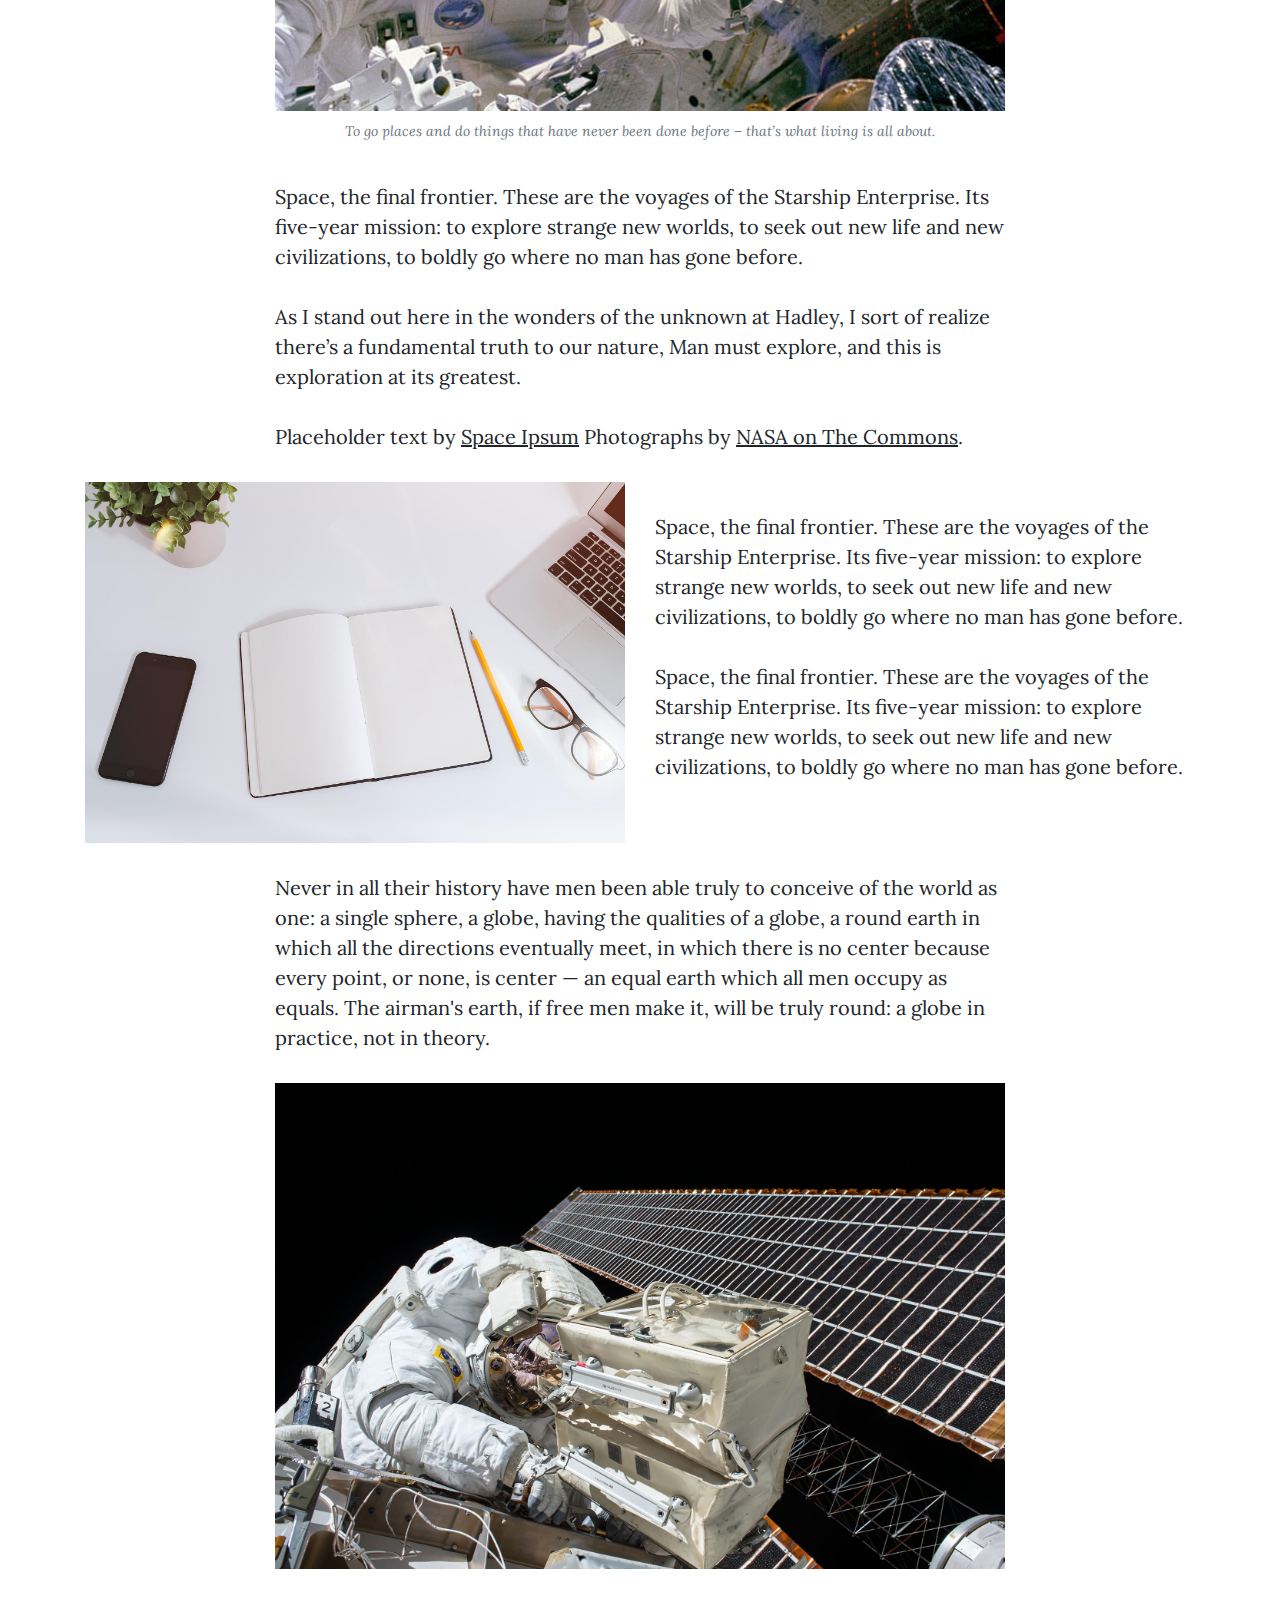
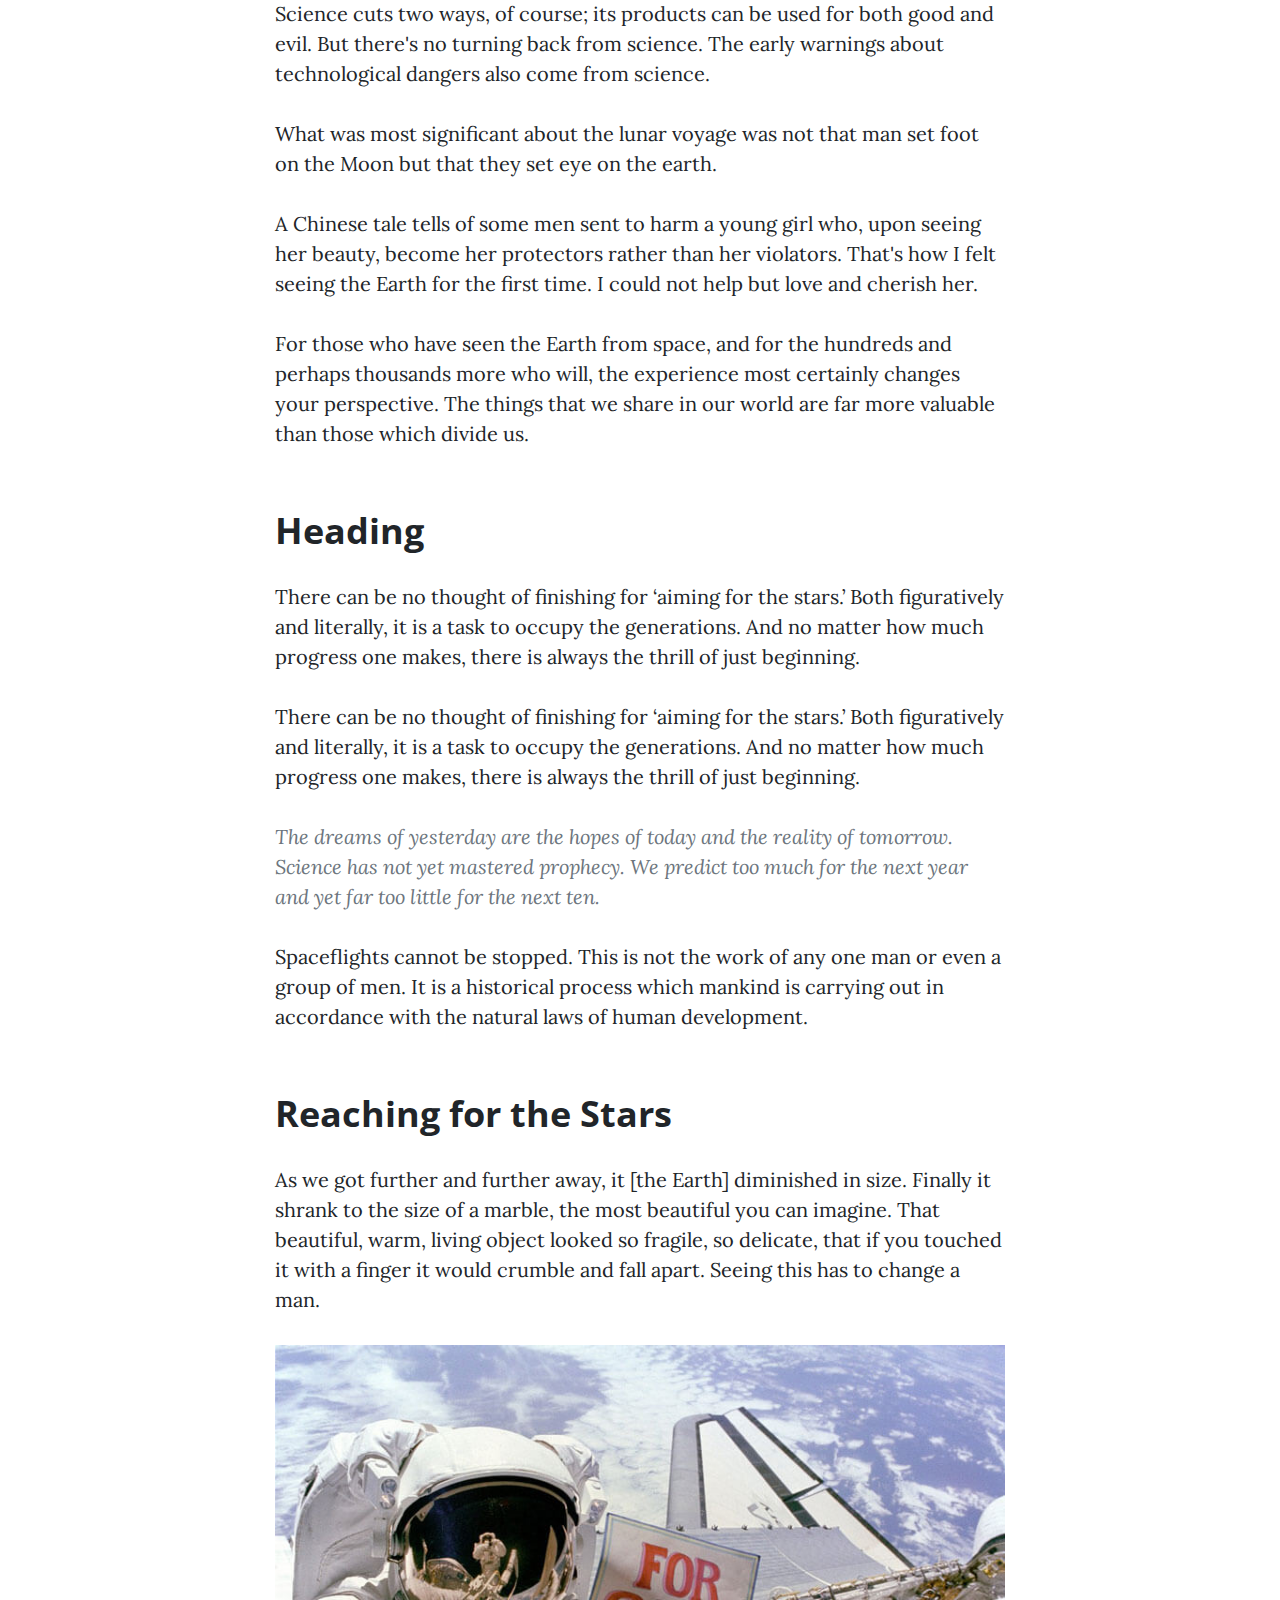
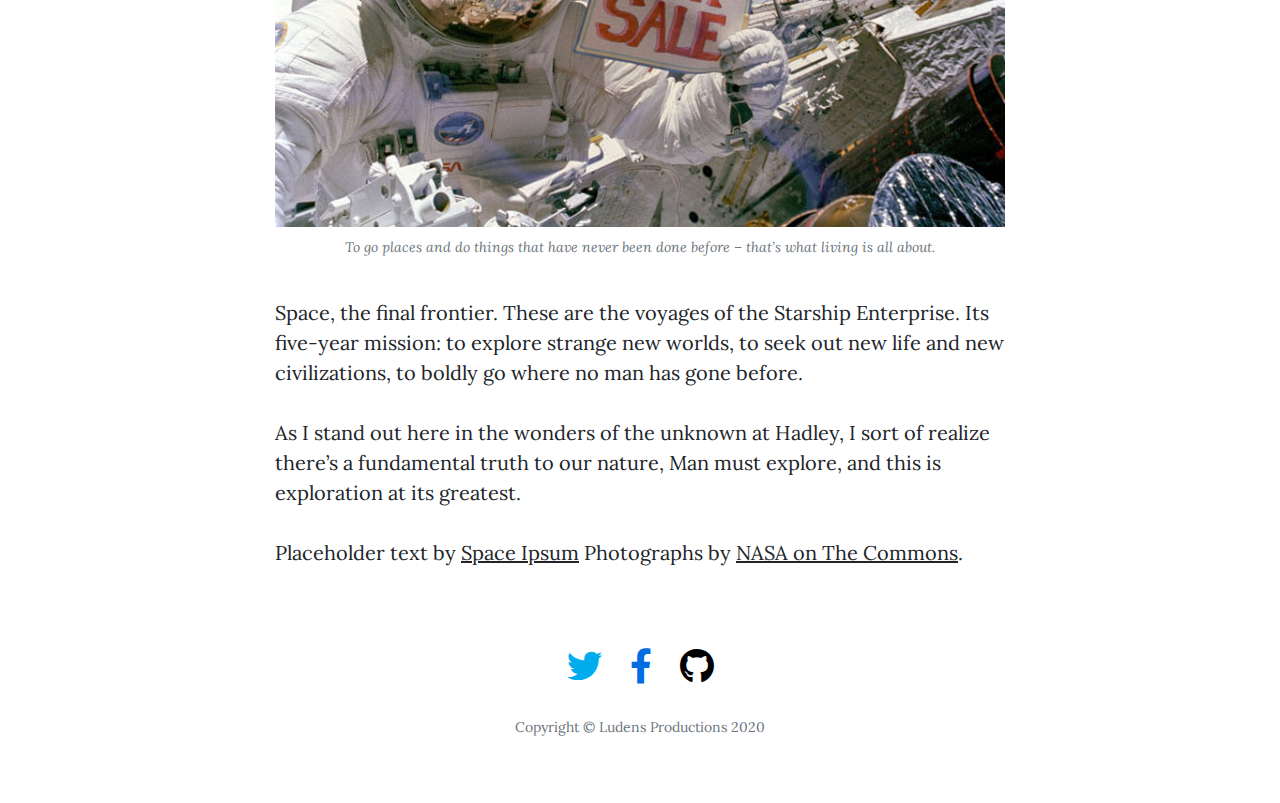
<file: post3.html>
<!DOCTYPE html>
<html>

<head>
    <meta charset="utf-8">
    <meta name="viewport" content="width=device-width, initial-scale=1.0, shrink-to-fit=no">
    <title>Blog Post - Brand</title>
    <link rel="stylesheet" href="assets/bootstrap/css/bootstrap.min.css">
    <link rel="stylesheet" href="https://fonts.googleapis.com/css?family=Open+Sans:300italic,400italic,600italic,700italic,800italic,400,300,600,700,800">
    <link rel="stylesheet" href="https://fonts.googleapis.com/css?family=Lora:400,700,400italic,700italic">
    <link rel="stylesheet" href="https://fonts.googleapis.com/css?family=Amita">
    <link rel="stylesheet" href="assets/fonts/fontawesome-all.min.css">
    <link rel="stylesheet" href="assets/css/-Fixed-Navbar-start-with-transparency-background-BS4-.css">
    <link rel="stylesheet" href="assets/css/main.css">
</head>

<body>
    <div>
        <header>
            <nav class="navbar navbar-light navbar-expand-lg fixed-top bg-white transparency border-bottom border-light" id="transmenu">
                <div class="container"><a class="navbar-brand text-primary" href="index.html"><i class="fas fa-cubes fa-2x"></i>&nbsp; 3D Rigging</a><button data-toggle="collapse" class="navbar-toggler collapsed" data-target="#navcol-1"><span></span><span></span><span></span></button>
                    <div
                        class="collapse navbar-collapse" id="navcol-1">
                        <ul class="nav navbar-nav ml-auto">
                            <li class="nav-item"><a class="nav-link" href="index.html">Posts</a></li>
                            <li class="nav-item"><a class="nav-link" href="about.html">Acerca de mí</a></li>
                            <li class="nav-item"><a class="nav-link" href="contact.html">Contacto</a></li>
                        </ul>
                </div>
    </div>
    </nav>
    </header>
    </div>
    <header class="masthead" style="background: url(&quot;assets/img/post-bg.jpg&quot;) center / cover no-repeat;">
        <div class="overlay"></div>
        <div class="container">
            <div class="row">
                <div class="col-md-10 col-lg-8 mx-auto">
                    <div class="post-heading">
                        <h1>Rigging 3D Parte 3</h1>
                        <h2 class="subheading">Rig avanzado de personajes</h2><span class="meta">Publicado por&nbsp;<a href="https://www.github.com/joseatrejos" target="_blank">José Trejo</a>&nbsp;el 16 de octubre<em>&nbsp;del</em>&nbsp;2020</span></div>
                </div>
            </div>
        </div>
    </header>
    <article>
        <div class="container">
            <div class="row">
                <div class="col-md-10 col-lg-8 mx-auto">
                    <p>Never in all their history have men been able truly to conceive of the world as one: a single sphere, a globe, having the qualities of a globe, a round earth in which all the directions eventually meet, in which there is no center
                        because every point, or none, is center — an equal earth which all men occupy as equals. The airman's earth, if free men make it, will be truly round: a globe in practice, not in theory.</p><img src="assets/img/post-bg.jpg" style="width: 100%;">
                    <p>Science cuts two ways, of course; its products can be used for both good and evil. But there's no turning back from science. The early warnings about technological dangers also come from science.</p>
                    <p>What was most significant about the lunar voyage was not that man set foot on the Moon but that they set eye on the earth.</p>
                    <p>A Chinese tale tells of some men sent to harm a young girl who, upon seeing her beauty, become her protectors rather than her violators. That's how I felt seeing the Earth for the first time. I could not help but love and cherish her.</p>
                    <p>For those who have seen the Earth from space, and for the hundreds and perhaps thousands more who will, the experience most certainly changes your perspective. The things that we share in our world are far more valuable than those
                        which divide us.</p>
                    <h2 class="section-heading">Heading</h2>
                    <p>There can be no thought of finishing for ‘aiming for the stars.’ Both figuratively and literally, it is a task to occupy the generations. And no matter how much progress one makes, there is always the thrill of just beginning.</p>
                    <p>There can be no thought of finishing for ‘aiming for the stars.’ Both figuratively and literally, it is a task to occupy the generations. And no matter how much progress one makes, there is always the thrill of just beginning.</p>
                    <blockquote
                        class="blockquote">
                        <p class="mb-0">The dreams of yesterday are the hopes of today and the reality of tomorrow. Science has not yet mastered prophecy. We predict too much for the next year and yet far too little for the next ten.</p>
                        </blockquote>
                        <p>Spaceflights cannot be stopped. This is not the work of any one man or even a group of men. It is a historical process which mankind is carrying out in accordance with the natural laws of human development.</p>
                        <h2 class="section-heading">Reaching for the Stars</h2>
                        <p>As we got further and further away, it [the Earth] diminished in size. Finally it shrank to the size of a marble, the most beautiful you can imagine. That beautiful, warm, living object looked so fragile, so delicate, that if you
                            touched it with a finger it would crumble and fall apart. Seeing this has to change a man.</p><a href="#"><img class="img-fluid" src="assets/img/post-sample-image.jpg"></a><span class="caption text-muted">To go places and do things that have never been done before – that’s what living is all about.</span>
                        <p>Space, the final frontier. These are the voyages of the Starship Enterprise. Its five-year mission: to explore strange new worlds, to seek out new life and new civilizations, to boldly go where no man has gone before.</p>
                        <p>As I stand out here in the wonders of the unknown at Hadley, I sort of realize there’s a fundamental truth to our nature, Man must explore, and this is exploration at its greatest.</p>
                        <p><span>Placeholder text by&nbsp;</span><a href="http://spaceipsum.com">Space Ipsum</a><span>&nbsp;Photographs by&nbsp;</span><a href="https://www.flickr.com/photos/nasacommons/">NASA on The Commons</a>.</p>
                </div>
            </div>
            <div class="row">
                <div class="col-lg-6">
                    <p>Space, the final frontier. These are the voyages of the Starship Enterprise. Its five-year mission: to explore strange new worlds, to seek out new life and new civilizations, to boldly go where no man has gone before.</p>
                    <p>Space, the final frontier. These are the voyages of the Starship Enterprise. Its five-year mission: to explore strange new worlds, to seek out new life and new civilizations, to boldly go where no man has gone before.</p>
                </div>
                <div class="col-lg-6"><img src="assets/img/index/home-bg.jpg" style="width: 100%;"></div>
            </div>
            <div class="row">
                <div class="col-md-10 col-lg-8 mx-auto">
                    <p>Never in all their history have men been able truly to conceive of the world as one: a single sphere, a globe, having the qualities of a globe, a round earth in which all the directions eventually meet, in which there is no center
                        because every point, or none, is center — an equal earth which all men occupy as equals. The airman's earth, if free men make it, will be truly round: a globe in practice, not in theory.</p><img src="assets/img/post-bg.jpg" style="width: 100%;">
                    <p>Science cuts two ways, of course; its products can be used for both good and evil. But there's no turning back from science. The early warnings about technological dangers also come from science.</p>
                    <p>What was most significant about the lunar voyage was not that man set foot on the Moon but that they set eye on the earth.</p>
                    <p>A Chinese tale tells of some men sent to harm a young girl who, upon seeing her beauty, become her protectors rather than her violators. That's how I felt seeing the Earth for the first time. I could not help but love and cherish her.</p>
                    <p>For those who have seen the Earth from space, and for the hundreds and perhaps thousands more who will, the experience most certainly changes your perspective. The things that we share in our world are far more valuable than those
                        which divide us.</p>
                    <h2 class="section-heading">Heading</h2>
                    <p>There can be no thought of finishing for ‘aiming for the stars.’ Both figuratively and literally, it is a task to occupy the generations. And no matter how much progress one makes, there is always the thrill of just beginning.</p>
                    <p>There can be no thought of finishing for ‘aiming for the stars.’ Both figuratively and literally, it is a task to occupy the generations. And no matter how much progress one makes, there is always the thrill of just beginning.</p>
                    <blockquote
                        class="blockquote">
                        <p class="mb-0">The dreams of yesterday are the hopes of today and the reality of tomorrow. Science has not yet mastered prophecy. We predict too much for the next year and yet far too little for the next ten.</p>
                        </blockquote>
                        <p>Spaceflights cannot be stopped. This is not the work of any one man or even a group of men. It is a historical process which mankind is carrying out in accordance with the natural laws of human development.</p>
                        <h2 class="section-heading">Reaching for the Stars</h2>
                        <p>As we got further and further away, it [the Earth] diminished in size. Finally it shrank to the size of a marble, the most beautiful you can imagine. That beautiful, warm, living object looked so fragile, so delicate, that if you
                            touched it with a finger it would crumble and fall apart. Seeing this has to change a man.</p><a href="#"><img class="img-fluid" src="assets/img/post-sample-image.jpg"></a><span class="caption text-muted">To go places and do things that have never been done before – that’s what living is all about.</span>
                        <p>Space, the final frontier. These are the voyages of the Starship Enterprise. Its five-year mission: to explore strange new worlds, to seek out new life and new civilizations, to boldly go where no man has gone before.</p>
                        <p>As I stand out here in the wonders of the unknown at Hadley, I sort of realize there’s a fundamental truth to our nature, Man must explore, and this is exploration at its greatest.</p>
                        <p><span>Placeholder text by&nbsp;</span><a href="http://spaceipsum.com">Space Ipsum</a><span>&nbsp;Photographs by&nbsp;</span><a href="https://www.flickr.com/photos/nasacommons/">NASA on The Commons</a>.</p>
                </div>
            </div>
            <div class="row">
                <div class="col-lg-6"><img src="assets/img/index/home-bg.jpg" style="width: 100%;"></div>
                <div class="col-lg-6">
                    <p>Space, the final frontier. These are the voyages of the Starship Enterprise. Its five-year mission: to explore strange new worlds, to seek out new life and new civilizations, to boldly go where no man has gone before.</p>
                    <p>Space, the final frontier. These are the voyages of the Starship Enterprise. Its five-year mission: to explore strange new worlds, to seek out new life and new civilizations, to boldly go where no man has gone before.</p>
                </div>
            </div>
            <div class="row">
                <div class="col-md-10 col-lg-8 mx-auto">
                    <p>Never in all their history have men been able truly to conceive of the world as one: a single sphere, a globe, having the qualities of a globe, a round earth in which all the directions eventually meet, in which there is no center
                        because every point, or none, is center — an equal earth which all men occupy as equals. The airman's earth, if free men make it, will be truly round: a globe in practice, not in theory.</p><img src="assets/img/post-bg.jpg" style="width: 100%;">
                    <p>Science cuts two ways, of course; its products can be used for both good and evil. But there's no turning back from science. The early warnings about technological dangers also come from science.</p>
                    <p>What was most significant about the lunar voyage was not that man set foot on the Moon but that they set eye on the earth.</p>
                    <p>A Chinese tale tells of some men sent to harm a young girl who, upon seeing her beauty, become her protectors rather than her violators. That's how I felt seeing the Earth for the first time. I could not help but love and cherish her.</p>
                    <p>For those who have seen the Earth from space, and for the hundreds and perhaps thousands more who will, the experience most certainly changes your perspective. The things that we share in our world are far more valuable than those
                        which divide us.</p>
                    <h2 class="section-heading">Heading</h2>
                    <p>There can be no thought of finishing for ‘aiming for the stars.’ Both figuratively and literally, it is a task to occupy the generations. And no matter how much progress one makes, there is always the thrill of just beginning.</p>
                    <p>There can be no thought of finishing for ‘aiming for the stars.’ Both figuratively and literally, it is a task to occupy the generations. And no matter how much progress one makes, there is always the thrill of just beginning.</p>
                    <blockquote
                        class="blockquote">
                        <p class="mb-0">The dreams of yesterday are the hopes of today and the reality of tomorrow. Science has not yet mastered prophecy. We predict too much for the next year and yet far too little for the next ten.</p>
                        </blockquote>
                        <p>Spaceflights cannot be stopped. This is not the work of any one man or even a group of men. It is a historical process which mankind is carrying out in accordance with the natural laws of human development.</p>
                        <h2 class="section-heading">Reaching for the Stars</h2>
                        <p>As we got further and further away, it [the Earth] diminished in size. Finally it shrank to the size of a marble, the most beautiful you can imagine. That beautiful, warm, living object looked so fragile, so delicate, that if you
                            touched it with a finger it would crumble and fall apart. Seeing this has to change a man.</p><a href="#"><img class="img-fluid" src="assets/img/post-sample-image.jpg"></a><span class="caption text-muted">To go places and do things that have never been done before – that’s what living is all about.</span>
                        <p>Space, the final frontier. These are the voyages of the Starship Enterprise. Its five-year mission: to explore strange new worlds, to seek out new life and new civilizations, to boldly go where no man has gone before.</p>
                        <p>As I stand out here in the wonders of the unknown at Hadley, I sort of realize there’s a fundamental truth to our nature, Man must explore, and this is exploration at its greatest.</p>
                        <p><span>Placeholder text by&nbsp;</span><a href="http://spaceipsum.com">Space Ipsum</a><span>&nbsp;Photographs by&nbsp;</span><a href="https://www.flickr.com/photos/nasacommons/">NASA on The Commons</a>.</p>
                </div>
            </div>
        </div>
    </article>
    <footer>
        <div class="container">
            <div class="row">
                <div class="col-md-10 col-lg-8 mx-auto">
                    <ul class="list-inline text-center">
                        <li class="list-inline-item"><a class="twittericon" href="https://www.twitter.com/joseatrejos" target="_blank" style="margin-right: 15px;"><i class="fab fa-twitter" style="font-size: 35px;"></i></a></li>
                        <li class="list-inline-item"><a class="facebookicon" href="https://www.facebook.com/joseatrejos" target="_blank" style="margin-right: 15px;"><i class="fab fa-facebook-f" style="font-size: 35px;"></i></a></li>
                        <li class="list-inline-item"><a class="githubicon" href="https://www.github.com/joseatrejos" target="_blank"><i class="fab fa-github" style="font-size: 35px;"></i></a></li>
                    </ul>
                    <p class="text-muted copyright">Copyright&nbsp;©&nbsp;Ludens Productions 2020</p>
                </div>
            </div>
        </div>
    </footer>
    <script src="assets/js/jquery.min.js"></script>
    <script src="assets/bootstrap/js/bootstrap.min.js"></script>
    <script src="assets/js/-Fixed-Navbar-start-with-transparency-background-BS4-.js"></script>
    <script src="assets/js/clean-blog.js"></script>
</body>

</html>
</file>
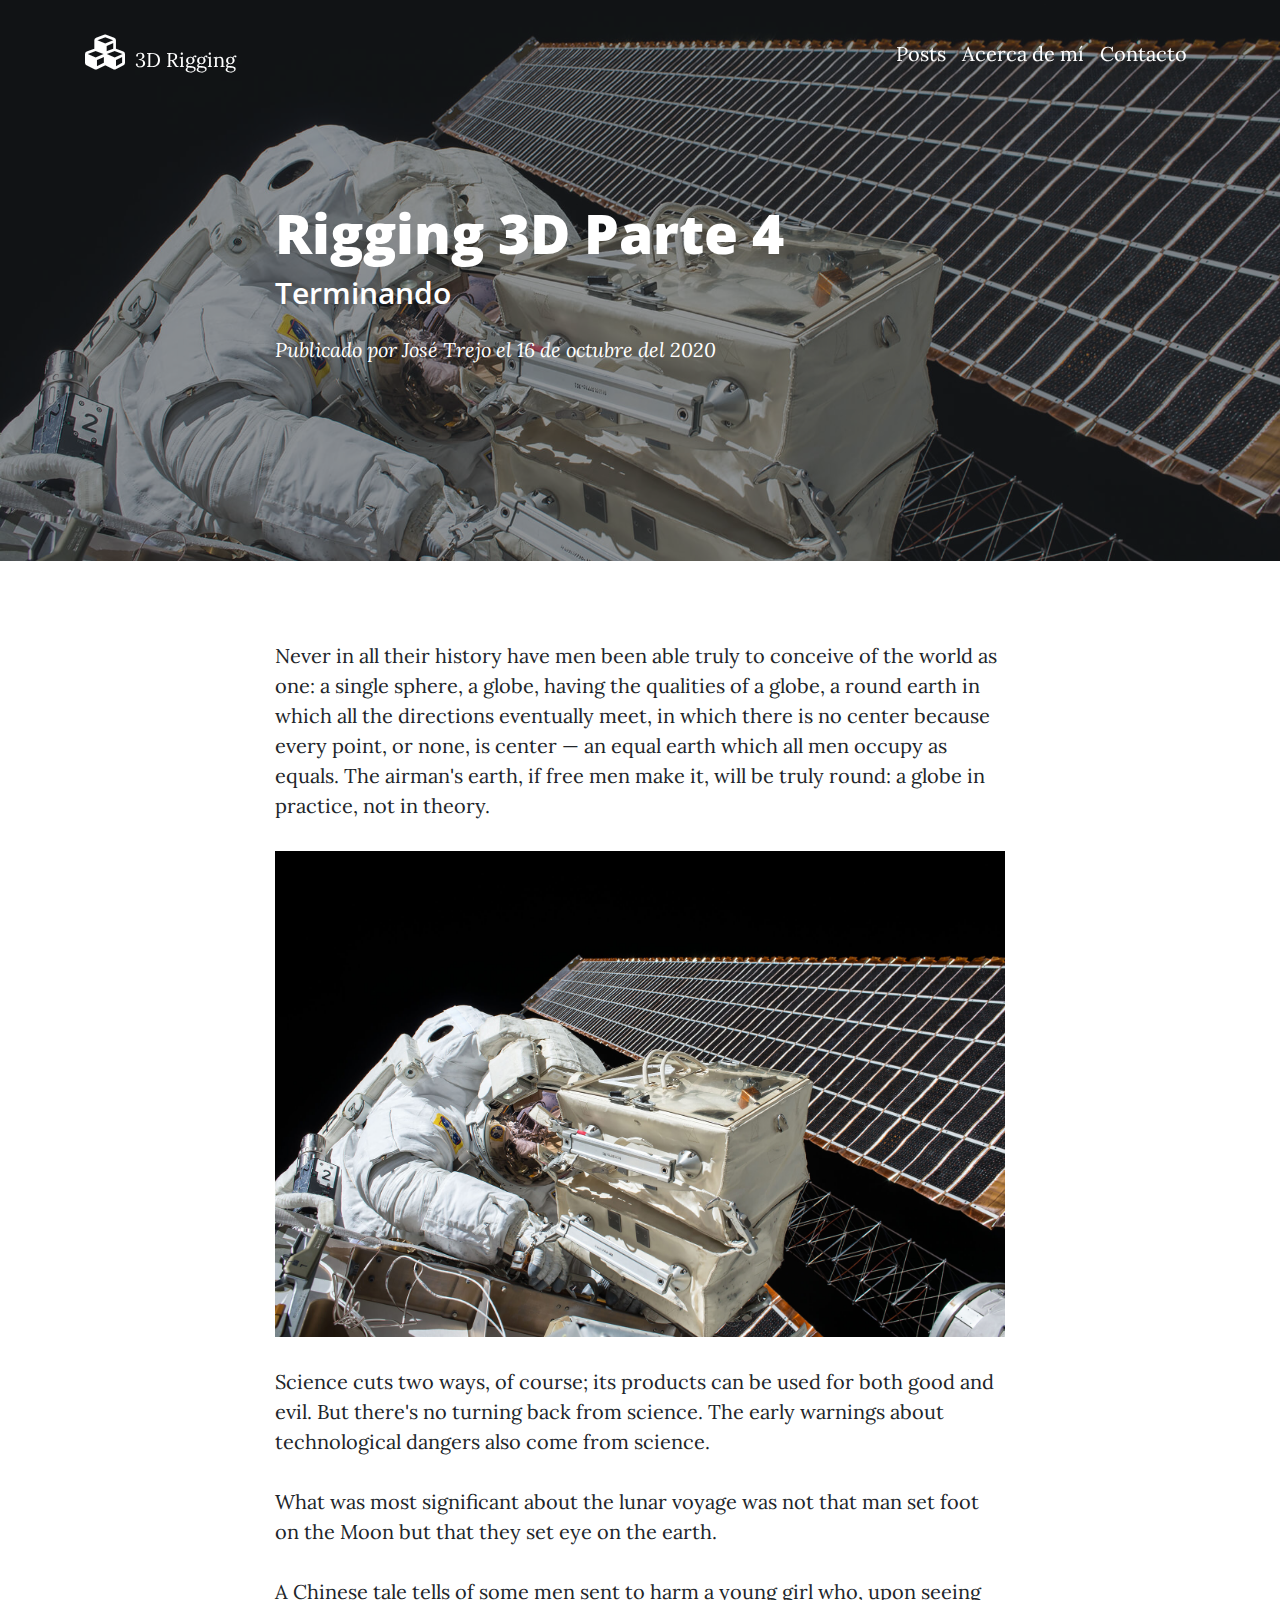
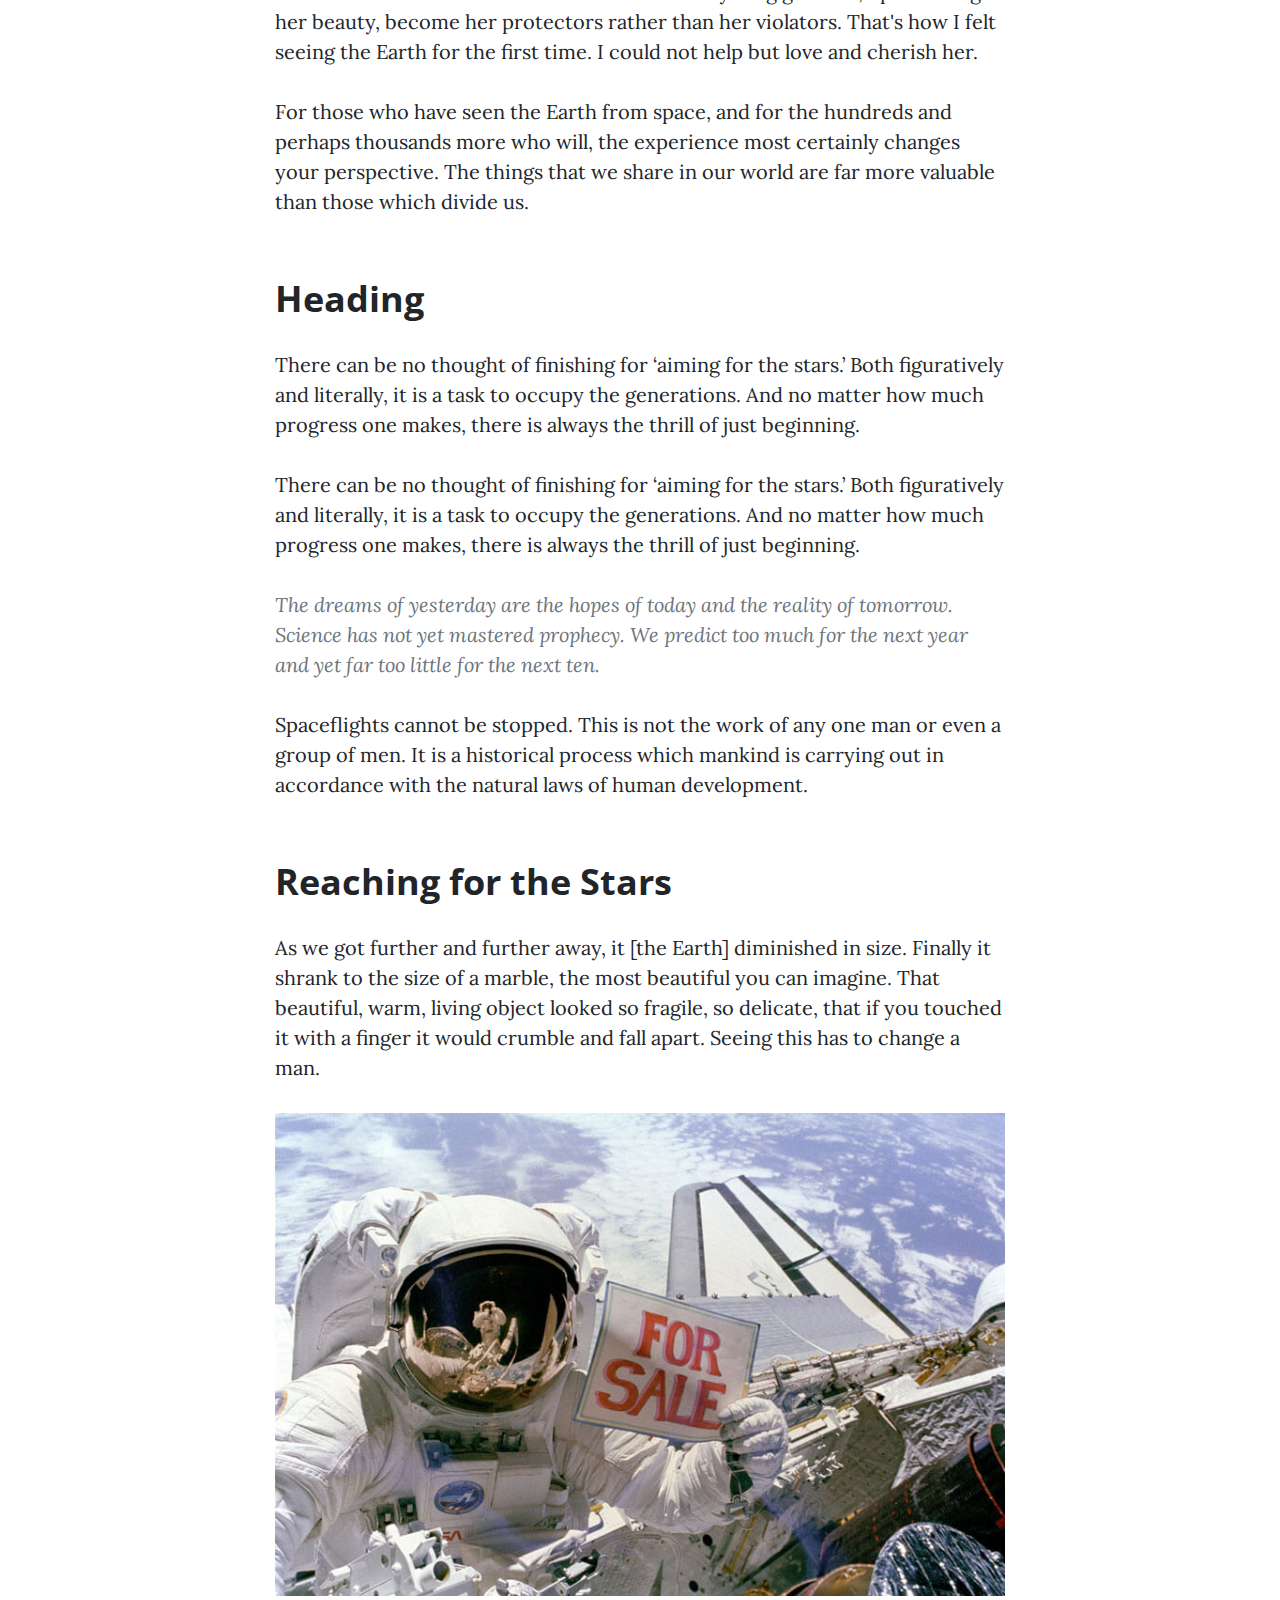
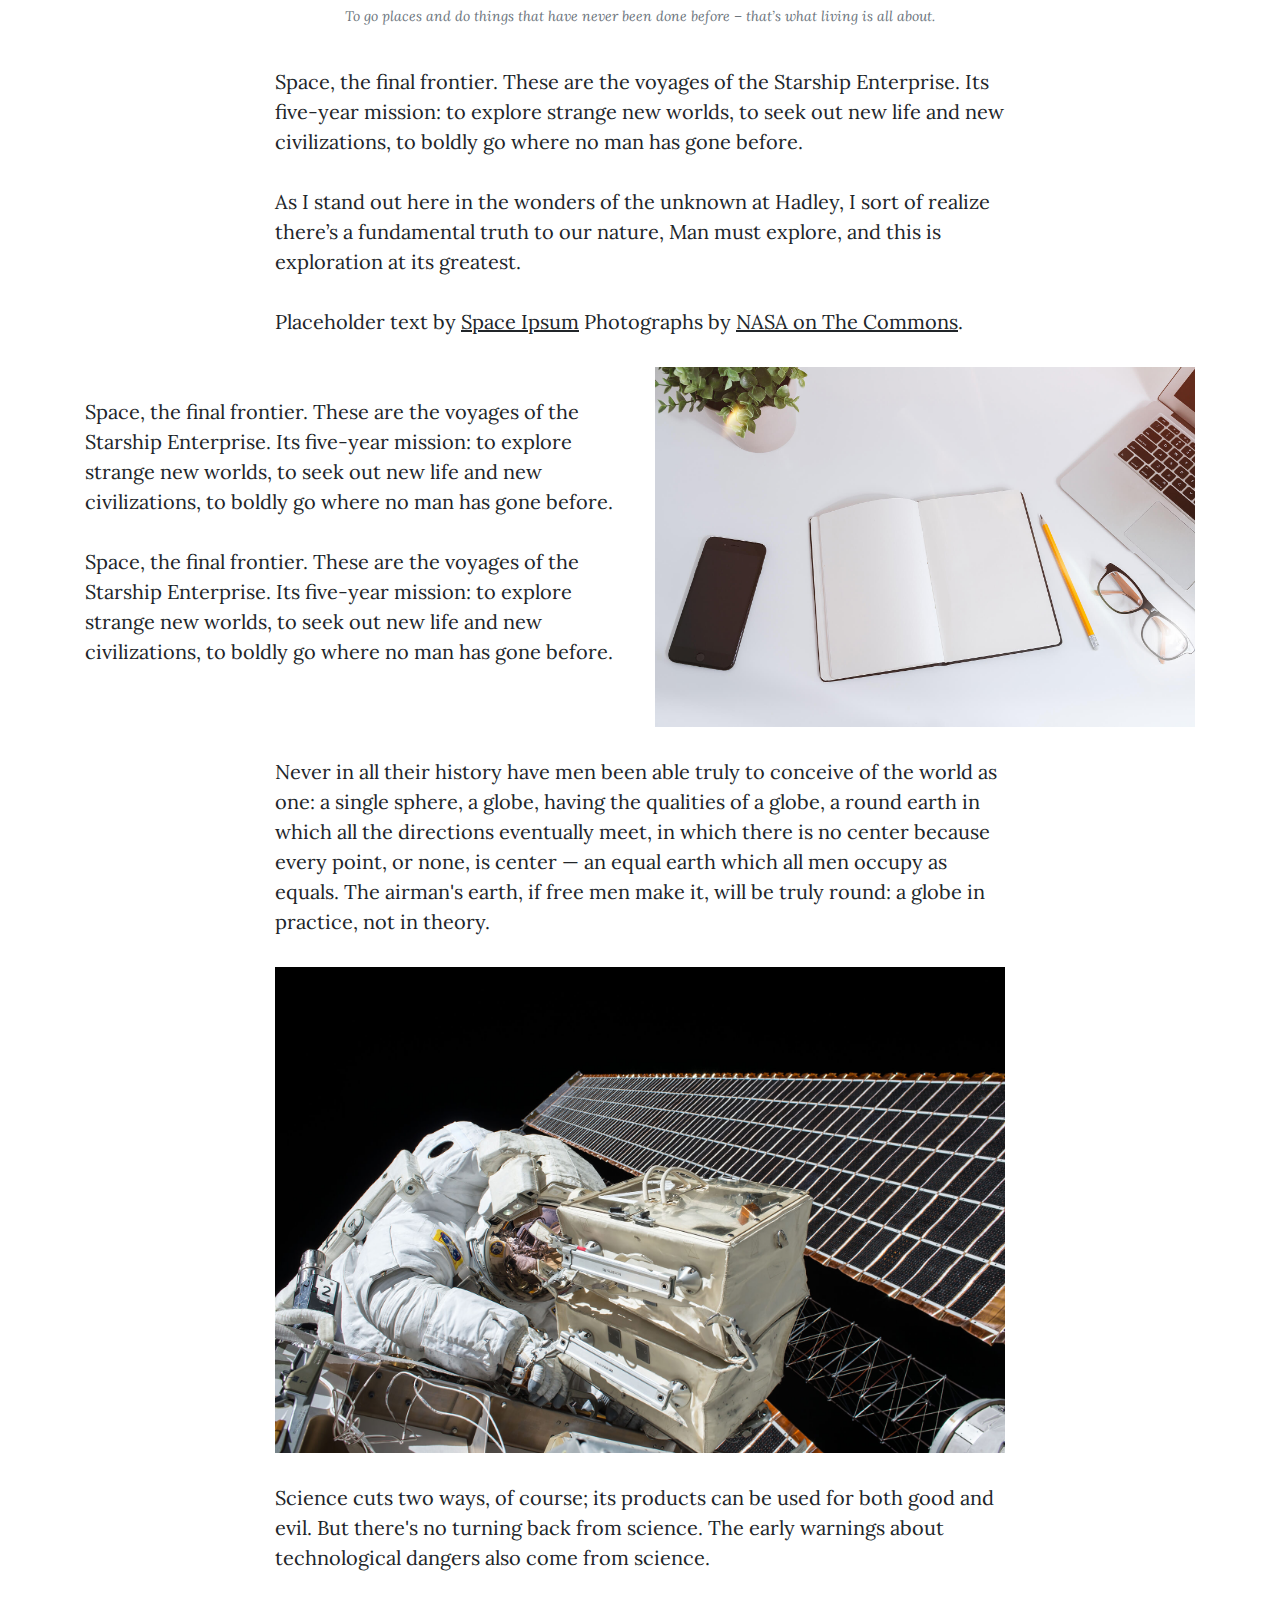
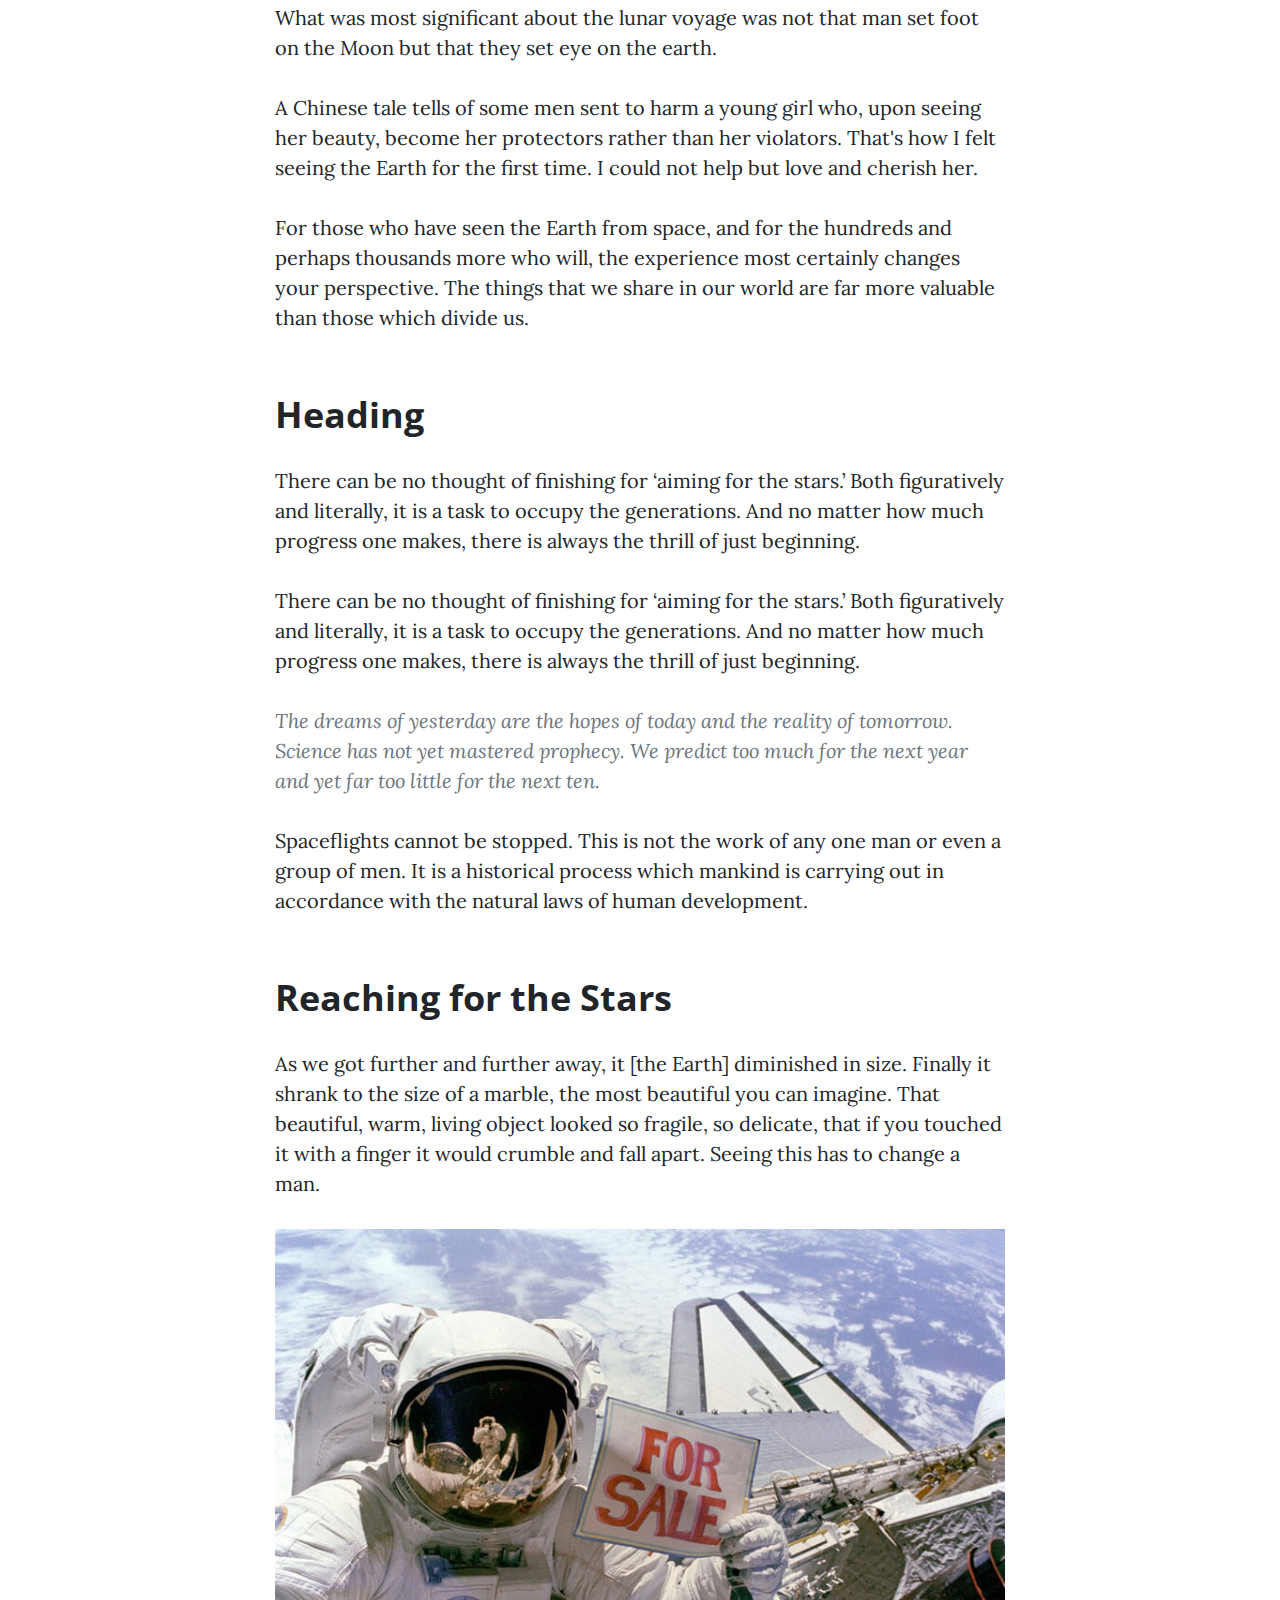
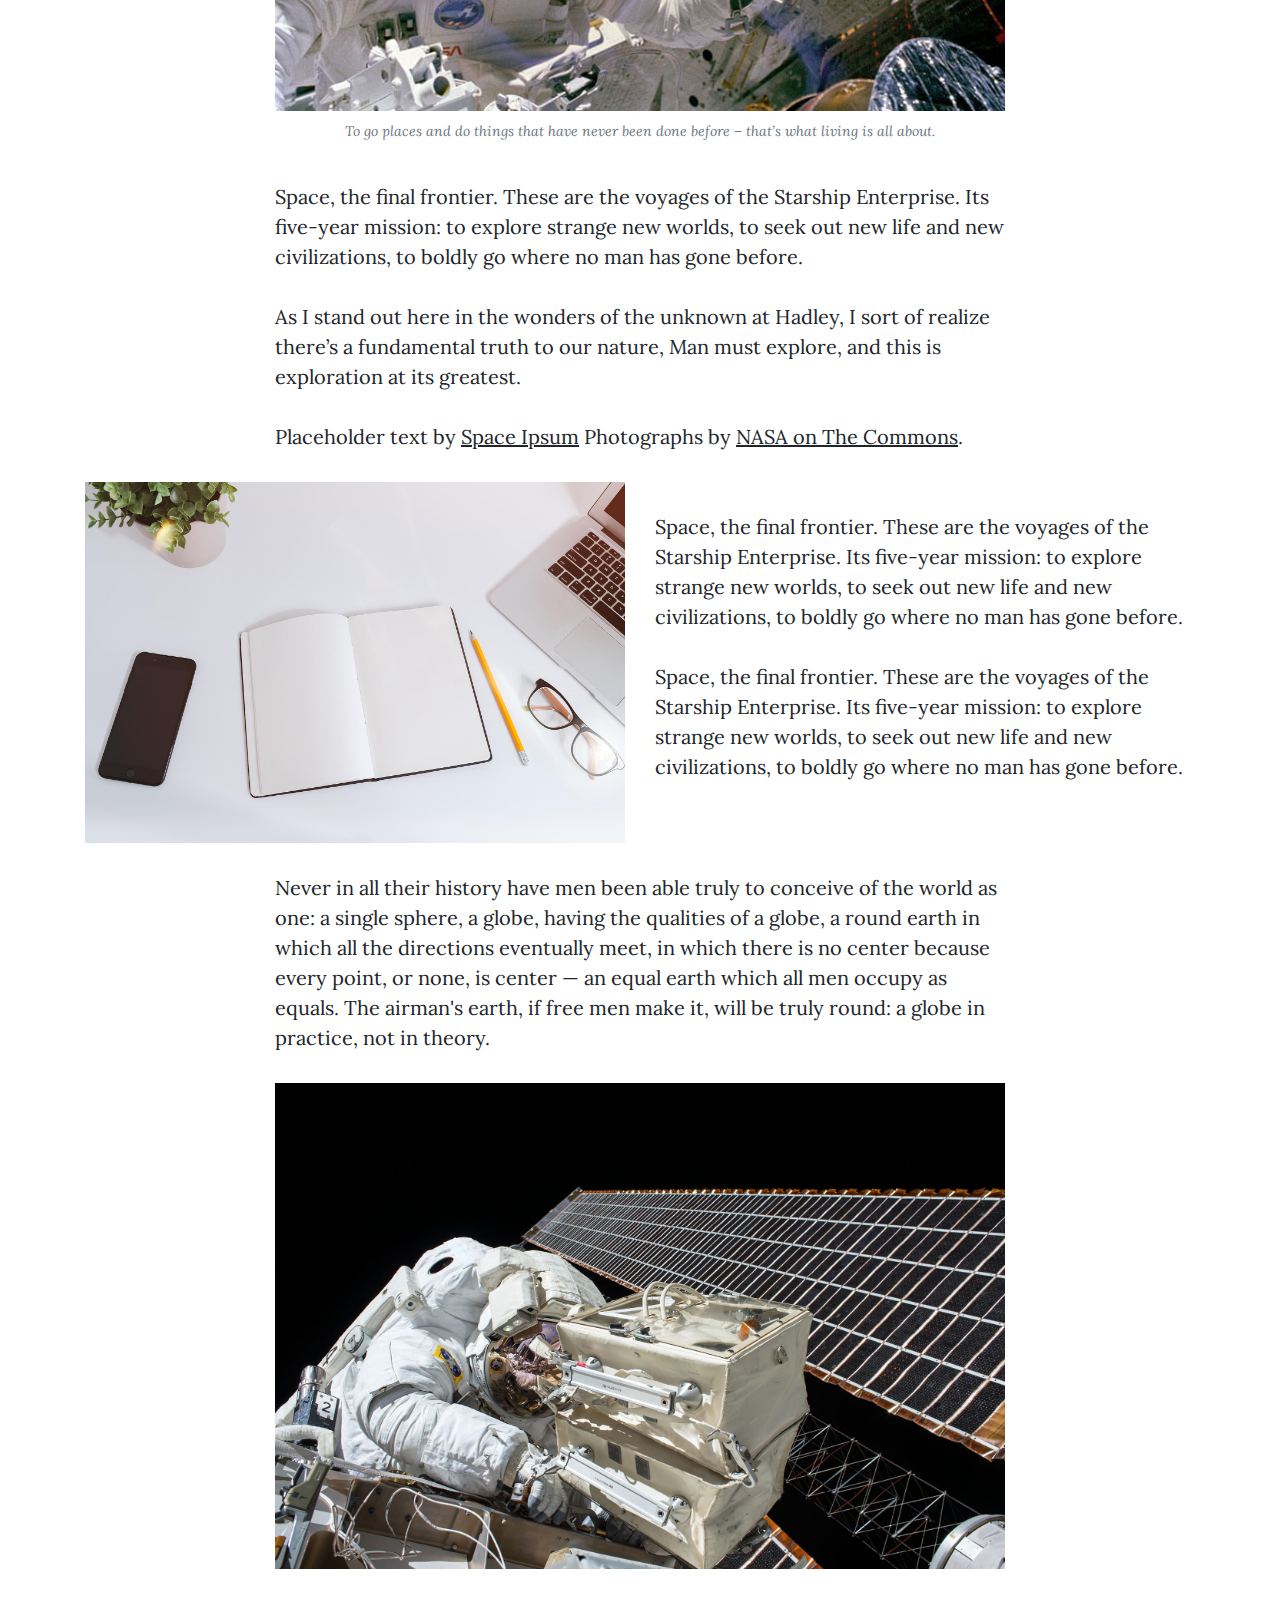
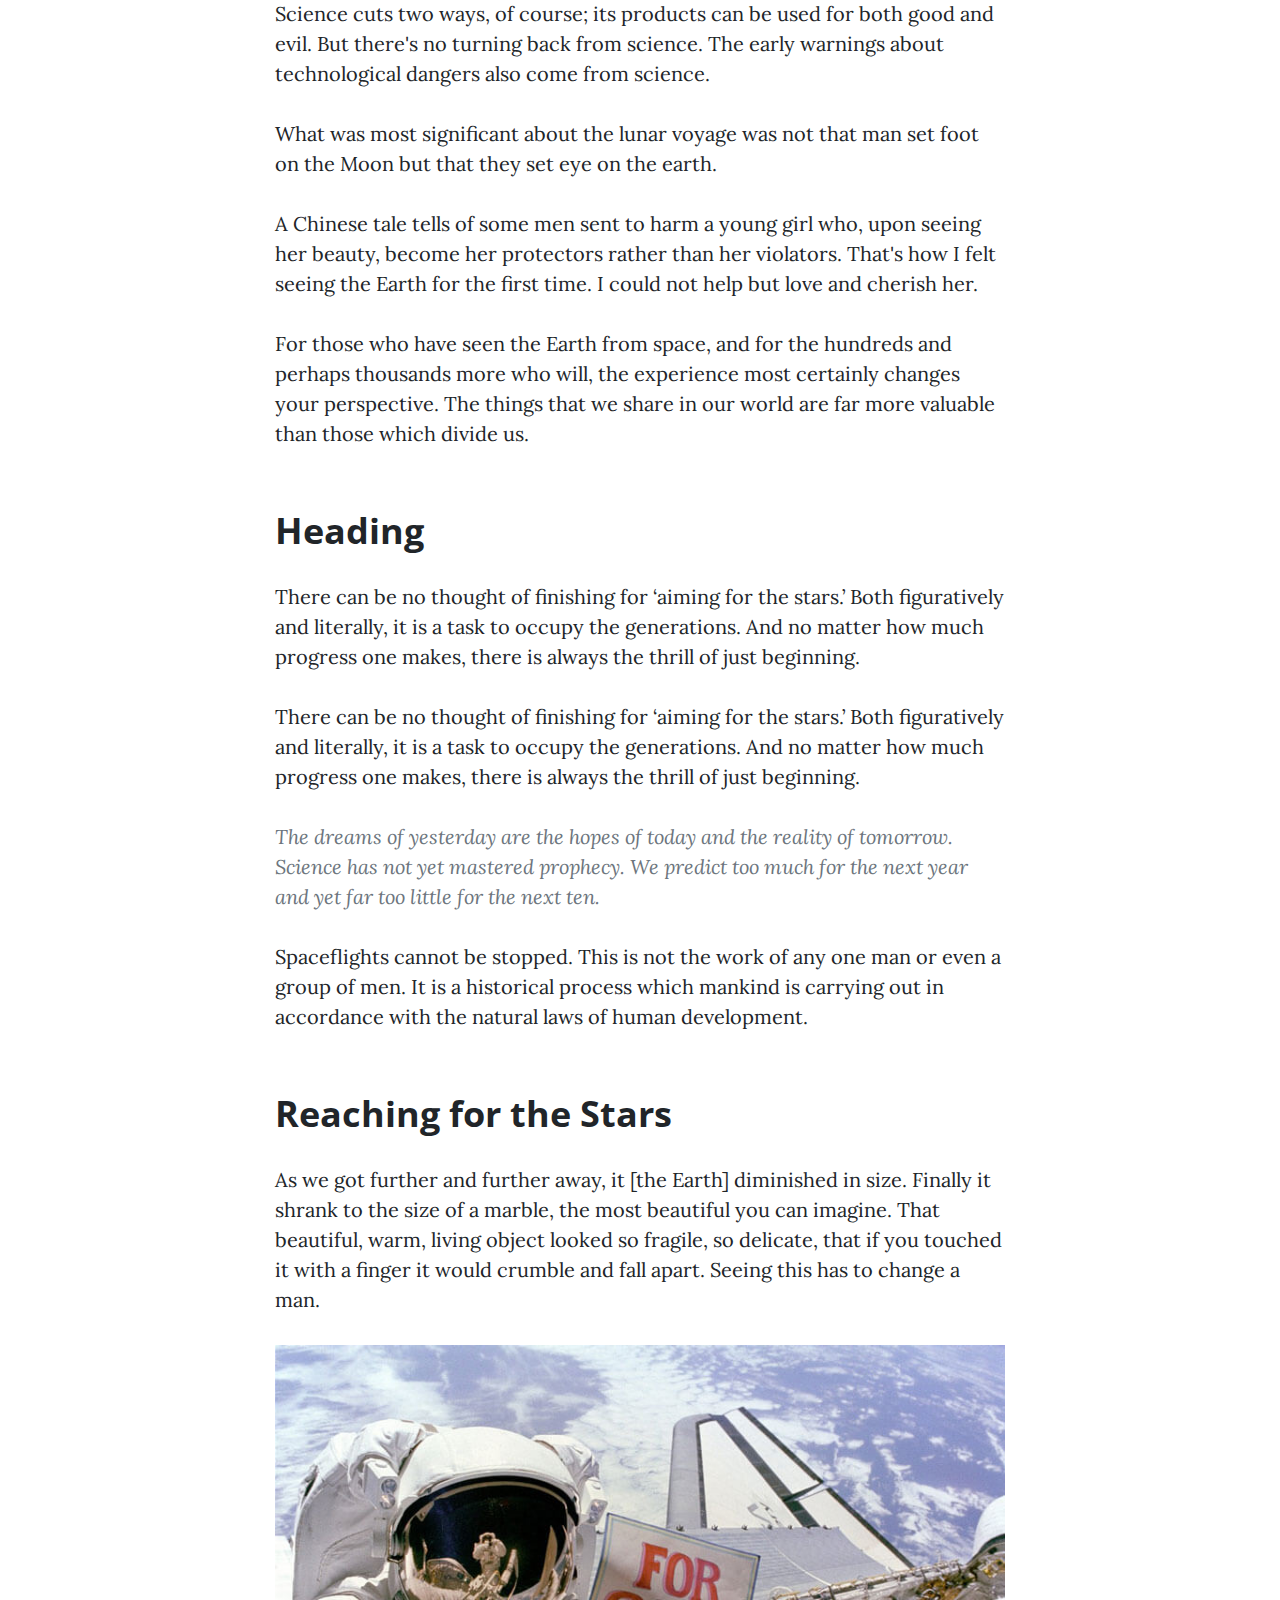
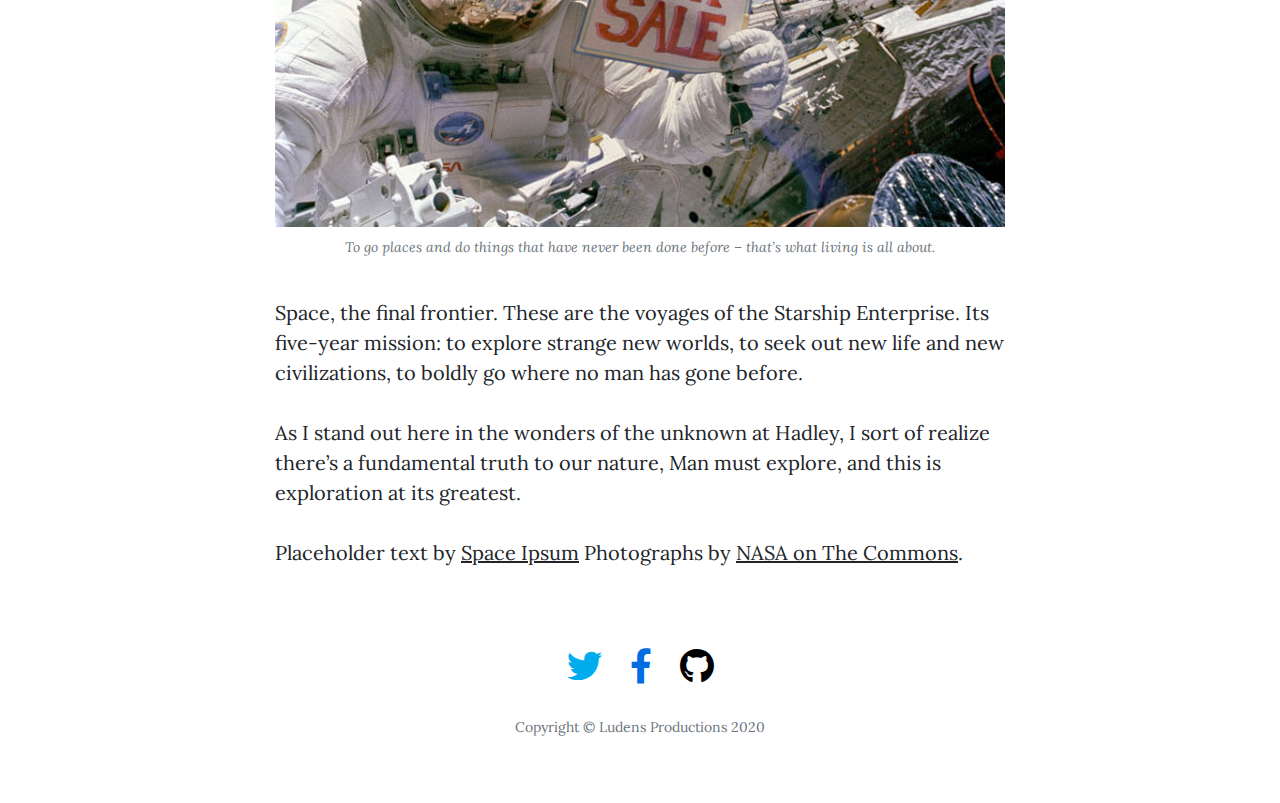
<file: post4.html>
<!DOCTYPE html>
<html>

<head>
    <meta charset="utf-8">
    <meta name="viewport" content="width=device-width, initial-scale=1.0, shrink-to-fit=no">
    <title>Blog Post - Brand</title>
    <link rel="stylesheet" href="assets/bootstrap/css/bootstrap.min.css">
    <link rel="stylesheet" href="https://fonts.googleapis.com/css?family=Open+Sans:300italic,400italic,600italic,700italic,800italic,400,300,600,700,800">
    <link rel="stylesheet" href="https://fonts.googleapis.com/css?family=Lora:400,700,400italic,700italic">
    <link rel="stylesheet" href="https://fonts.googleapis.com/css?family=Amita">
    <link rel="stylesheet" href="assets/fonts/fontawesome-all.min.css">
    <link rel="stylesheet" href="assets/css/-Fixed-Navbar-start-with-transparency-background-BS4-.css">
    <link rel="stylesheet" href="assets/css/main.css">
</head>

<body>
    <div>
        <header>
            <nav class="navbar navbar-light navbar-expand-lg fixed-top bg-white transparency border-bottom border-light" id="transmenu">
                <div class="container"><a class="navbar-brand text-primary" href="index.html"><i class="fas fa-cubes fa-2x"></i>&nbsp; 3D Rigging</a><button data-toggle="collapse" class="navbar-toggler collapsed" data-target="#navcol-1"><span></span><span></span><span></span></button>
                    <div
                        class="collapse navbar-collapse" id="navcol-1">
                        <ul class="nav navbar-nav ml-auto">
                            <li class="nav-item"><a class="nav-link" href="index.html">Posts</a></li>
                            <li class="nav-item"><a class="nav-link" href="about.html">Acerca de mí</a></li>
                            <li class="nav-item"><a class="nav-link" href="contact.html">Contacto</a></li>
                        </ul>
                </div>
    </div>
    </nav>
    </header>
    </div>
    <header class="masthead" style="background: url(&quot;assets/img/post-bg.jpg&quot;) center / cover no-repeat;">
        <div class="overlay"></div>
        <div class="container">
            <div class="row">
                <div class="col-md-10 col-lg-8 mx-auto">
                    <div class="post-heading">
                        <h1>Rigging 3D Parte 4</h1>
                        <h2 class="subheading">Terminando</h2><span class="meta">Publicado por&nbsp;<a href="https://www.github.com/joseatrejos" target="_blank">José Trejo</a>&nbsp;el 16 de octubre<em>&nbsp;del</em>&nbsp;2020</span></div>
                </div>
            </div>
        </div>
    </header>
    <article>
        <div class="container">
            <div class="row">
                <div class="col-md-10 col-lg-8 mx-auto">
                    <p>Never in all their history have men been able truly to conceive of the world as one: a single sphere, a globe, having the qualities of a globe, a round earth in which all the directions eventually meet, in which there is no center
                        because every point, or none, is center — an equal earth which all men occupy as equals. The airman's earth, if free men make it, will be truly round: a globe in practice, not in theory.</p><img src="assets/img/post-bg.jpg" style="width: 100%;">
                    <p>Science cuts two ways, of course; its products can be used for both good and evil. But there's no turning back from science. The early warnings about technological dangers also come from science.</p>
                    <p>What was most significant about the lunar voyage was not that man set foot on the Moon but that they set eye on the earth.</p>
                    <p>A Chinese tale tells of some men sent to harm a young girl who, upon seeing her beauty, become her protectors rather than her violators. That's how I felt seeing the Earth for the first time. I could not help but love and cherish her.</p>
                    <p>For those who have seen the Earth from space, and for the hundreds and perhaps thousands more who will, the experience most certainly changes your perspective. The things that we share in our world are far more valuable than those
                        which divide us.</p>
                    <h2 class="section-heading">Heading</h2>
                    <p>There can be no thought of finishing for ‘aiming for the stars.’ Both figuratively and literally, it is a task to occupy the generations. And no matter how much progress one makes, there is always the thrill of just beginning.</p>
                    <p>There can be no thought of finishing for ‘aiming for the stars.’ Both figuratively and literally, it is a task to occupy the generations. And no matter how much progress one makes, there is always the thrill of just beginning.</p>
                    <blockquote
                        class="blockquote">
                        <p class="mb-0">The dreams of yesterday are the hopes of today and the reality of tomorrow. Science has not yet mastered prophecy. We predict too much for the next year and yet far too little for the next ten.</p>
                        </blockquote>
                        <p>Spaceflights cannot be stopped. This is not the work of any one man or even a group of men. It is a historical process which mankind is carrying out in accordance with the natural laws of human development.</p>
                        <h2 class="section-heading">Reaching for the Stars</h2>
                        <p>As we got further and further away, it [the Earth] diminished in size. Finally it shrank to the size of a marble, the most beautiful you can imagine. That beautiful, warm, living object looked so fragile, so delicate, that if you
                            touched it with a finger it would crumble and fall apart. Seeing this has to change a man.</p><a href="#"><img class="img-fluid" src="assets/img/post-sample-image.jpg"></a><span class="caption text-muted">To go places and do things that have never been done before – that’s what living is all about.</span>
                        <p>Space, the final frontier. These are the voyages of the Starship Enterprise. Its five-year mission: to explore strange new worlds, to seek out new life and new civilizations, to boldly go where no man has gone before.</p>
                        <p>As I stand out here in the wonders of the unknown at Hadley, I sort of realize there’s a fundamental truth to our nature, Man must explore, and this is exploration at its greatest.</p>
                        <p><span>Placeholder text by&nbsp;</span><a href="http://spaceipsum.com">Space Ipsum</a><span>&nbsp;Photographs by&nbsp;</span><a href="https://www.flickr.com/photos/nasacommons/">NASA on The Commons</a>.</p>
                </div>
            </div>
            <div class="row">
                <div class="col-lg-6">
                    <p>Space, the final frontier. These are the voyages of the Starship Enterprise. Its five-year mission: to explore strange new worlds, to seek out new life and new civilizations, to boldly go where no man has gone before.</p>
                    <p>Space, the final frontier. These are the voyages of the Starship Enterprise. Its five-year mission: to explore strange new worlds, to seek out new life and new civilizations, to boldly go where no man has gone before.</p>
                </div>
                <div class="col-lg-6"><img src="assets/img/index/home-bg.jpg" style="width: 100%;"></div>
            </div>
            <div class="row">
                <div class="col-md-10 col-lg-8 mx-auto">
                    <p>Never in all their history have men been able truly to conceive of the world as one: a single sphere, a globe, having the qualities of a globe, a round earth in which all the directions eventually meet, in which there is no center
                        because every point, or none, is center — an equal earth which all men occupy as equals. The airman's earth, if free men make it, will be truly round: a globe in practice, not in theory.</p><img src="assets/img/post-bg.jpg" style="width: 100%;">
                    <p>Science cuts two ways, of course; its products can be used for both good and evil. But there's no turning back from science. The early warnings about technological dangers also come from science.</p>
                    <p>What was most significant about the lunar voyage was not that man set foot on the Moon but that they set eye on the earth.</p>
                    <p>A Chinese tale tells of some men sent to harm a young girl who, upon seeing her beauty, become her protectors rather than her violators. That's how I felt seeing the Earth for the first time. I could not help but love and cherish her.</p>
                    <p>For those who have seen the Earth from space, and for the hundreds and perhaps thousands more who will, the experience most certainly changes your perspective. The things that we share in our world are far more valuable than those
                        which divide us.</p>
                    <h2 class="section-heading">Heading</h2>
                    <p>There can be no thought of finishing for ‘aiming for the stars.’ Both figuratively and literally, it is a task to occupy the generations. And no matter how much progress one makes, there is always the thrill of just beginning.</p>
                    <p>There can be no thought of finishing for ‘aiming for the stars.’ Both figuratively and literally, it is a task to occupy the generations. And no matter how much progress one makes, there is always the thrill of just beginning.</p>
                    <blockquote
                        class="blockquote">
                        <p class="mb-0">The dreams of yesterday are the hopes of today and the reality of tomorrow. Science has not yet mastered prophecy. We predict too much for the next year and yet far too little for the next ten.</p>
                        </blockquote>
                        <p>Spaceflights cannot be stopped. This is not the work of any one man or even a group of men. It is a historical process which mankind is carrying out in accordance with the natural laws of human development.</p>
                        <h2 class="section-heading">Reaching for the Stars</h2>
                        <p>As we got further and further away, it [the Earth] diminished in size. Finally it shrank to the size of a marble, the most beautiful you can imagine. That beautiful, warm, living object looked so fragile, so delicate, that if you
                            touched it with a finger it would crumble and fall apart. Seeing this has to change a man.</p><a href="#"><img class="img-fluid" src="assets/img/post-sample-image.jpg"></a><span class="caption text-muted">To go places and do things that have never been done before – that’s what living is all about.</span>
                        <p>Space, the final frontier. These are the voyages of the Starship Enterprise. Its five-year mission: to explore strange new worlds, to seek out new life and new civilizations, to boldly go where no man has gone before.</p>
                        <p>As I stand out here in the wonders of the unknown at Hadley, I sort of realize there’s a fundamental truth to our nature, Man must explore, and this is exploration at its greatest.</p>
                        <p><span>Placeholder text by&nbsp;</span><a href="http://spaceipsum.com">Space Ipsum</a><span>&nbsp;Photographs by&nbsp;</span><a href="https://www.flickr.com/photos/nasacommons/">NASA on The Commons</a>.</p>
                </div>
            </div>
            <div class="row">
                <div class="col-lg-6"><img src="assets/img/index/home-bg.jpg" style="width: 100%;"></div>
                <div class="col-lg-6">
                    <p>Space, the final frontier. These are the voyages of the Starship Enterprise. Its five-year mission: to explore strange new worlds, to seek out new life and new civilizations, to boldly go where no man has gone before.</p>
                    <p>Space, the final frontier. These are the voyages of the Starship Enterprise. Its five-year mission: to explore strange new worlds, to seek out new life and new civilizations, to boldly go where no man has gone before.</p>
                </div>
            </div>
            <div class="row">
                <div class="col-md-10 col-lg-8 mx-auto">
                    <p>Never in all their history have men been able truly to conceive of the world as one: a single sphere, a globe, having the qualities of a globe, a round earth in which all the directions eventually meet, in which there is no center
                        because every point, or none, is center — an equal earth which all men occupy as equals. The airman's earth, if free men make it, will be truly round: a globe in practice, not in theory.</p><img src="assets/img/post-bg.jpg" style="width: 100%;">
                    <p>Science cuts two ways, of course; its products can be used for both good and evil. But there's no turning back from science. The early warnings about technological dangers also come from science.</p>
                    <p>What was most significant about the lunar voyage was not that man set foot on the Moon but that they set eye on the earth.</p>
                    <p>A Chinese tale tells of some men sent to harm a young girl who, upon seeing her beauty, become her protectors rather than her violators. That's how I felt seeing the Earth for the first time. I could not help but love and cherish her.</p>
                    <p>For those who have seen the Earth from space, and for the hundreds and perhaps thousands more who will, the experience most certainly changes your perspective. The things that we share in our world are far more valuable than those
                        which divide us.</p>
                    <h2 class="section-heading">Heading</h2>
                    <p>There can be no thought of finishing for ‘aiming for the stars.’ Both figuratively and literally, it is a task to occupy the generations. And no matter how much progress one makes, there is always the thrill of just beginning.</p>
                    <p>There can be no thought of finishing for ‘aiming for the stars.’ Both figuratively and literally, it is a task to occupy the generations. And no matter how much progress one makes, there is always the thrill of just beginning.</p>
                    <blockquote
                        class="blockquote">
                        <p class="mb-0">The dreams of yesterday are the hopes of today and the reality of tomorrow. Science has not yet mastered prophecy. We predict too much for the next year and yet far too little for the next ten.</p>
                        </blockquote>
                        <p>Spaceflights cannot be stopped. This is not the work of any one man or even a group of men. It is a historical process which mankind is carrying out in accordance with the natural laws of human development.</p>
                        <h2 class="section-heading">Reaching for the Stars</h2>
                        <p>As we got further and further away, it [the Earth] diminished in size. Finally it shrank to the size of a marble, the most beautiful you can imagine. That beautiful, warm, living object looked so fragile, so delicate, that if you
                            touched it with a finger it would crumble and fall apart. Seeing this has to change a man.</p><a href="#"><img class="img-fluid" src="assets/img/post-sample-image.jpg"></a><span class="caption text-muted">To go places and do things that have never been done before – that’s what living is all about.</span>
                        <p>Space, the final frontier. These are the voyages of the Starship Enterprise. Its five-year mission: to explore strange new worlds, to seek out new life and new civilizations, to boldly go where no man has gone before.</p>
                        <p>As I stand out here in the wonders of the unknown at Hadley, I sort of realize there’s a fundamental truth to our nature, Man must explore, and this is exploration at its greatest.</p>
                        <p><span>Placeholder text by&nbsp;</span><a href="http://spaceipsum.com">Space Ipsum</a><span>&nbsp;Photographs by&nbsp;</span><a href="https://www.flickr.com/photos/nasacommons/">NASA on The Commons</a>.</p>
                </div>
            </div>
        </div>
    </article>
    <footer>
        <div class="container">
            <div class="row">
                <div class="col-md-10 col-lg-8 mx-auto">
                    <ul class="list-inline text-center">
                        <li class="list-inline-item"><a class="twittericon" href="https://www.twitter.com/joseatrejos" target="_blank" style="margin-right: 15px;"><i class="fab fa-twitter" style="font-size: 35px;"></i></a></li>
                        <li class="list-inline-item"><a class="facebookicon" href="https://www.facebook.com/joseatrejos" target="_blank" style="margin-right: 15px;"><i class="fab fa-facebook-f" style="font-size: 35px;"></i></a></li>
                        <li class="list-inline-item"><a class="githubicon" href="https://www.github.com/joseatrejos" target="_blank"><i class="fab fa-github" style="font-size: 35px;"></i></a></li>
                    </ul>
                    <p class="text-muted copyright">Copyright&nbsp;©&nbsp;Ludens Productions 2020</p>
                </div>
            </div>
        </div>
    </footer>
    <script src="assets/js/jquery.min.js"></script>
    <script src="assets/bootstrap/js/bootstrap.min.js"></script>
    <script src="assets/js/-Fixed-Navbar-start-with-transparency-background-BS4-.js"></script>
    <script src="assets/js/clean-blog.js"></script>
</body>

</html>
</file>
<file: assets/css/-Fixed-Navbar-start-with-transparency-background-BS4-.css>
#transmenu {
  -moz-transition: background 0.6s ease;
  -webkit-transition: background 0.6s ease;
  transition: background 0.6s ease;
}

#transmenu.transparency {
  background: transparent !important;
  box-shadow: none;
  border-color: transparent !important;
}

#transmenu .navbar-brand {
  -moz-transition: all 0.6s ease;
  -webkit-transition: all 0.6s ease;
  transition: all 0.6s ease;
}

#transmenu.transparency .navbar-brand {
  padding-top: 1.5rem;
  padding-bottom: 1.5rem;
  color: #fff !important;
  border: none;
}

#transmenu.transparency .nav-link, #transmenu.transparency .nav-link.active, #transmenu.transparency .nav-link:focus {
  color: #fff;
  border: none;
  opacity: 1;
}

#transmenu.transparency .nav-link:hover {
  color: #fff;
  opacity: .7;
}

#transmenu .navbar-toggler {
  position: relative;
  height: 35px;
  margin-right: -.75rem;
  border: none;
}

#transmenu .navbar-toggler:focus, #transmenu .navbar-toggler:active {
  outline: 0;
}

#transmenu .navbar-toggler span {
  display: block;
  background-color: #6f6f6e;
  height: 2px;
  width: 25px;
  margin-top: 4px;
  margin-bottom: 4px;
  -webkit-transform: rotate(0deg);
  -moz-transform: rotate(0deg);
  transform: rotate(0deg);
  position: relative;
  left: 0;
  opacity: 1;
}

#transmenu.transparency .navbar-toggler span {
  background: #fff;
}

#transmenu .navbar-toggler span:nth-child(1), #transmenu .navbar-toggler span:nth-child(3) {
  -webkit-transition: transform .35s ease-in-out;
  -moz-transition: transform .35s ease-in-out;
  transition: transform .35s ease-in-out;
}

#transmenu .navbar-toggler:not(.collapsed) span:nth-child(1) {
  position: absolute;
  left: 12px;
  top: 10px;
  -webkit-transform: rotate(135deg);
  -moz-transform: rotate(135deg);
  transform: rotate(135deg);
  opacity: 0.9;
}

#transmenu .navbar-toggler:not(.collapsed) span:nth-child(2) {
  height: 12px;
  visibility: hidden;
  background-color: transparent;
}

#transmenu .navbar-toggler:not(.collapsed) span:nth-child(3) {
  position: absolute;
  left: 12px;
  top: 10px;
  -webkit-transform: rotate(-135deg);
  -moz-transform: rotate(-135deg);
  transform: rotate(-135deg);
  opacity: 0.9;
}
</file>
<file: assets/css/main.css>
/* --------------------------------------------------------------
CSS for social media icons with animations */

.facebookicon {
  color: #006de2 !important;
  transition-duration: .3s !important;
}

.twittericon {
  color: #00acee !important;
  transition-duration: .3s !important;
}

.githubicon {
  color: black !important;
  transition-duration: .3s !important;
}

/* CSS to change the link's appearance */

.anone {
  color: inherit;
}

.anone:link {
  text-decoration: none;
}

.anone:visited {
  color: inherit;
}

.anone:hover {
  text-decoration: none;
  color: inherit;
}

.anone:active {
  color: inherit;
}

/* ---------------------------------------------------
CSS responsive breakpoints' media queries */

/* Extra Large */

@media only screen and (min-width: 1200px) {
  .responsiveVideo {
    height: 100%;
  }
}

/* Extra Large */

@media only screen and (min-width: 1200px) {
  .responsiveVideo {
    height: 100%;
  }
}

/* Large */

@media only screen and (min-width: 992px) and (max-width: 1199px) {
  .responsiveVideo {
    height: 100%;
  }
}

/* Medium */

@media only screen and (min-width: 768px ) and (max-width: 991px) {
  .responsiveVideo {
    height: 100%;
  }
}

/* Small */

@media only screen and (min-width: 576px) and (max-width: 767px) {
  .responsiveVideo {
    height: 100%;
  }
}

/* Extra Small */

@media only screen and (max-width: 575px) {
  .responsiveVideo {
    height: 100%;
  }
}

/* ----------------------------------------------------
Multimedia Animations */

.NameOfYourClass {
  animation: NameOfYourAnimation 20s;
  animation-fill-mode: forwards;
}

@keyframes NameOfYourAnimation {
  0% {
    opacity: 0;
  }
  7% {
    opacity: 0;
  }
  10.5% {
    opacity: 1;
  }
  19% {
    opacity: 1;
  }
  22.5% {
    opacity: 0;
  }
  100% {
    opacity: 0;
  }
}

/* ------------------------------------------------------
Image Background Cover CSS */

.image-cover-example {
  background: url(images/bg.jpg) no-repeat center center fixed;
  -webkit-background-size: cover;
  -moz-background-size: cover;
  -o-background-size: cover;
  background-size: cover;
}

/* --------------------------------------------------------------
CSS Automatic and Perfect Scrolling */

html {
  scroll-behavior: smooth;
}
</file>
